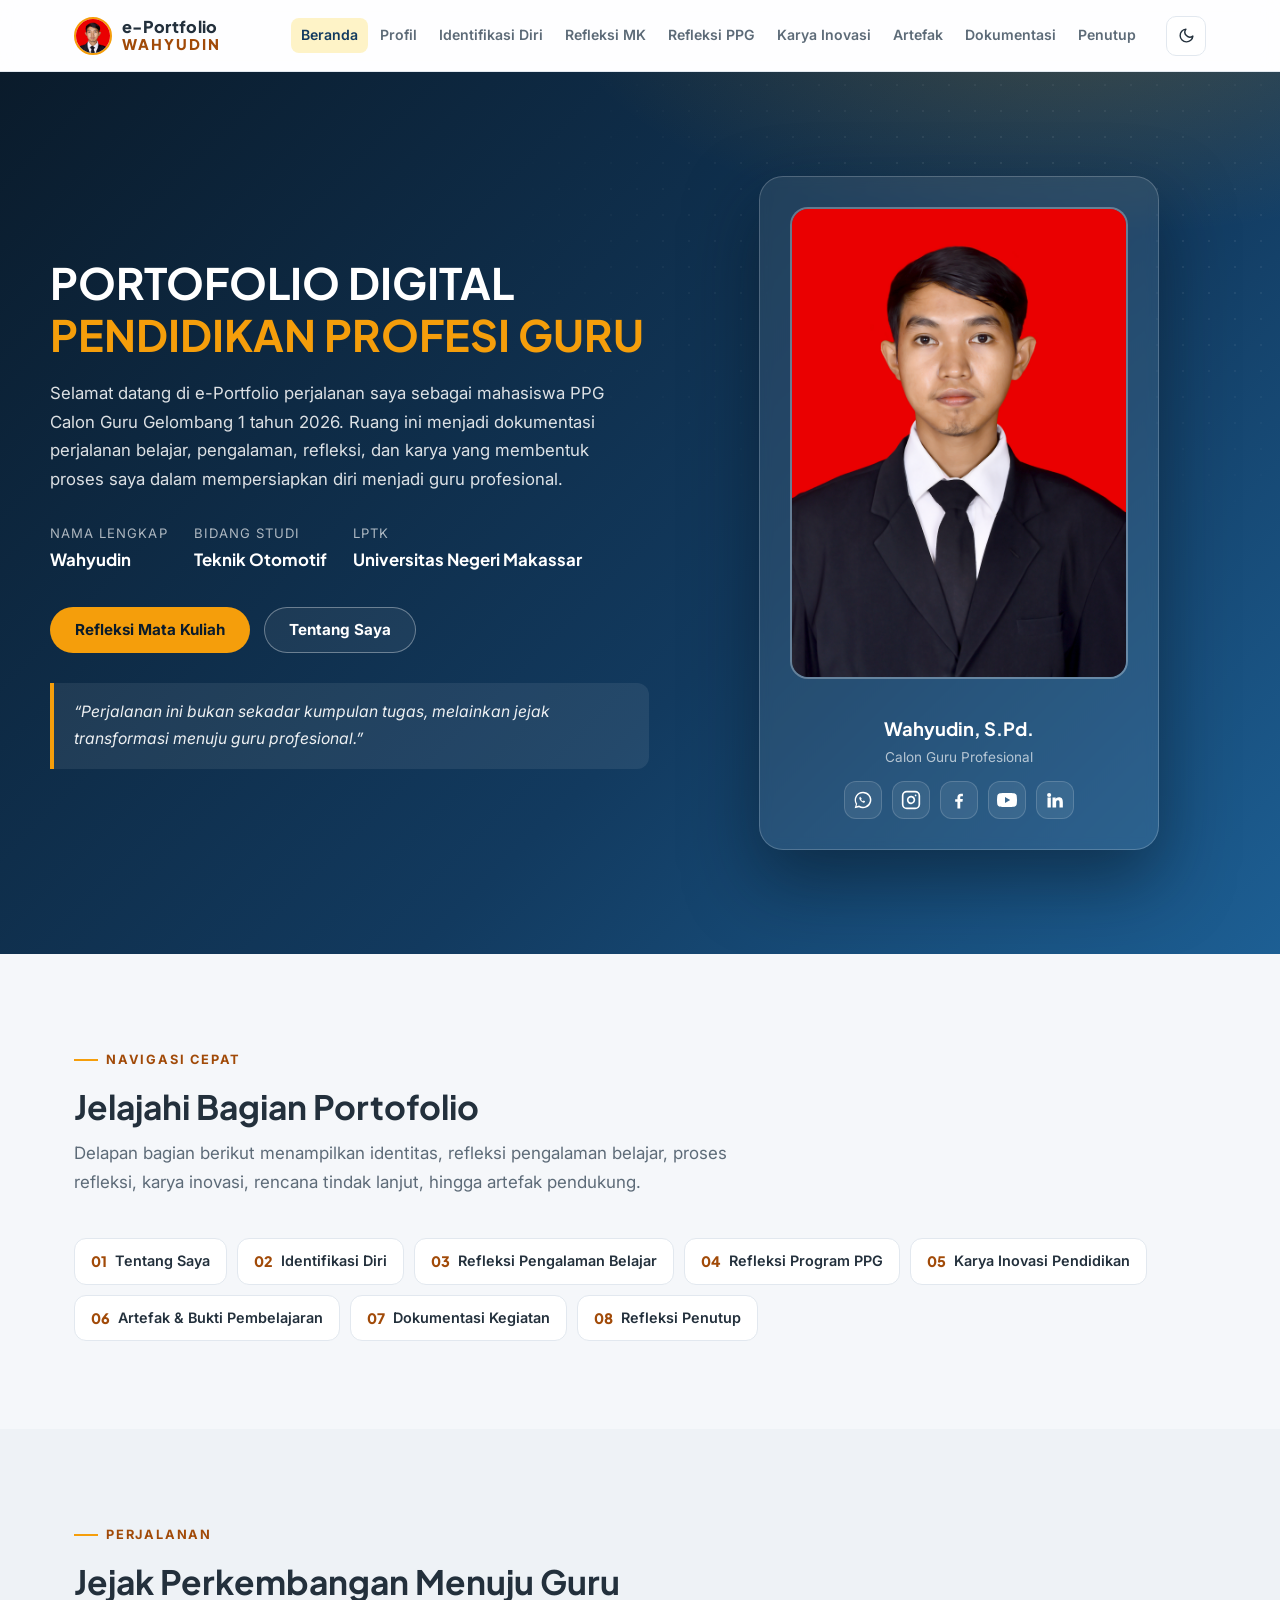
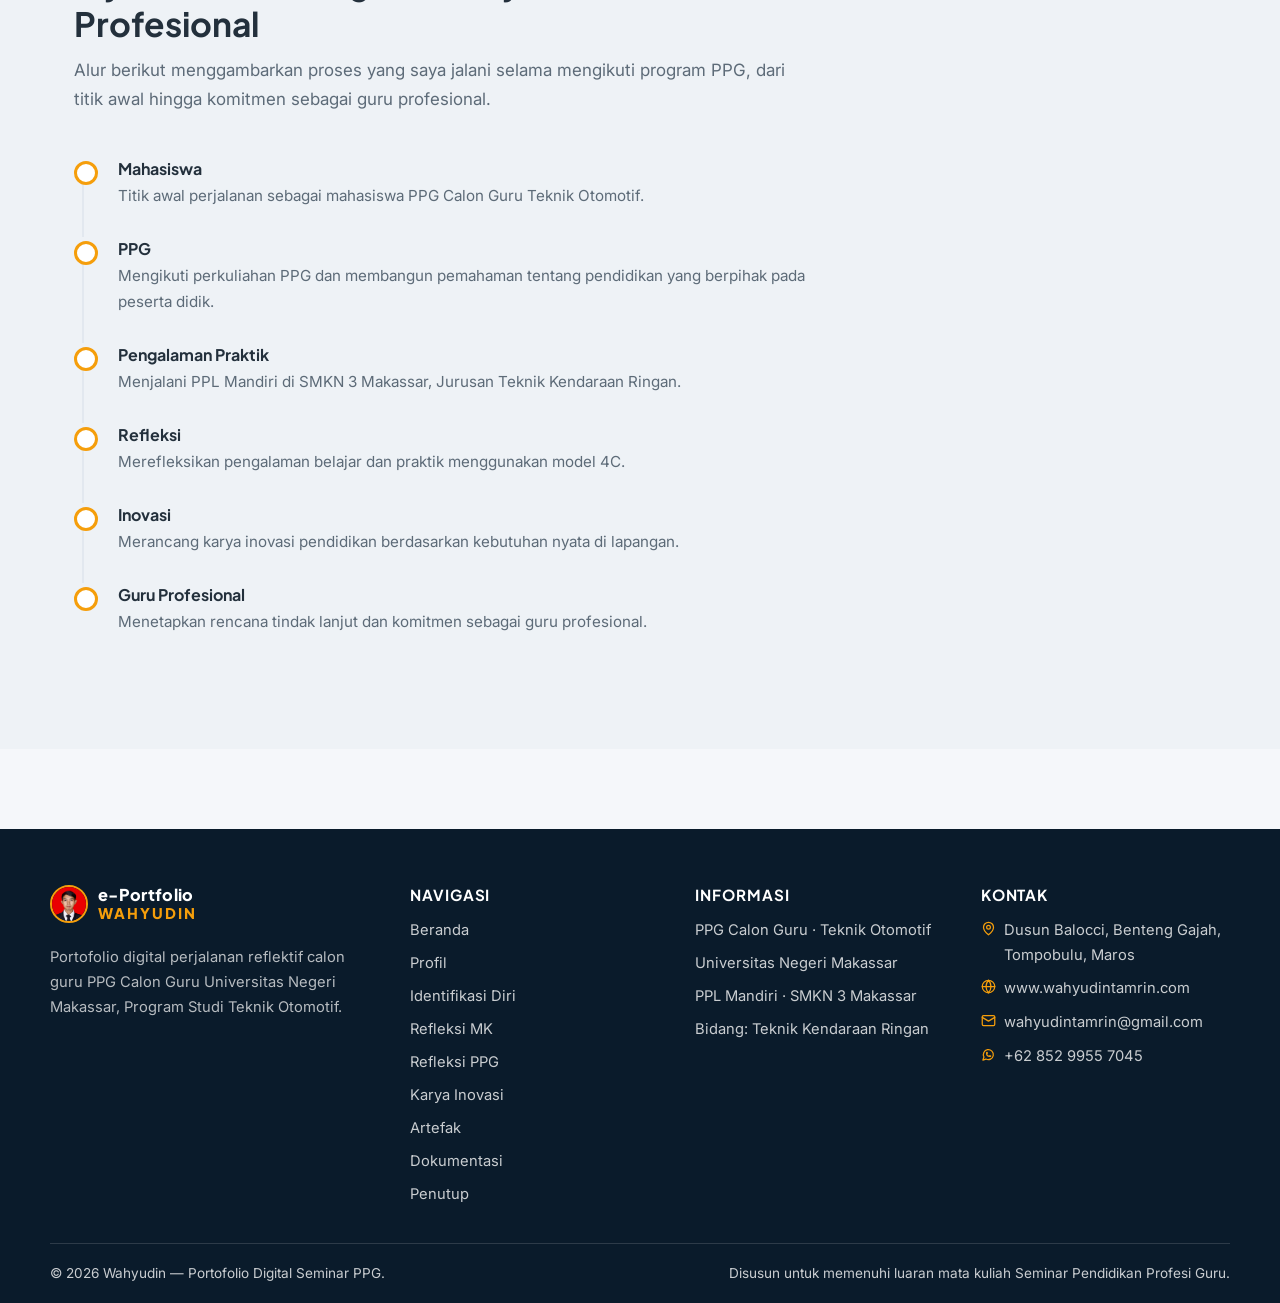
<file: index.html>
<!DOCTYPE html>
<html lang="id">
<head>
  <meta charset="utf-8">
  <meta name="viewport" content="width=device-width, initial-scale=1">
  <title>Portofolio Digital Seminar PPG | Wahyudin</title>
  <meta name="description" content="Portofolio digital Seminar Pendidikan Profesi Guru oleh Wahyudin, PPG Calon Guru Teknik Otomotif, Universitas Negeri Makassar.">
  <meta name="author" content="Wahyudin">
  <meta property="og:type" content="website">
  <meta property="og:title" content="Portofolio Digital Seminar PPG | Wahyudin">
  <meta property="og:description" content="Perjalanan reflektif calon guru Teknik Otomotif menuju guru profesional.">
  <link rel="icon" type="image/svg+xml" href="assets/img/favicon.svg">
  <link rel="preconnect" href="https://fonts.googleapis.com">
  <link rel="preconnect" href="https://fonts.gstatic.com" crossorigin>
  <link rel="stylesheet" href="https://fonts.googleapis.com/css2?family=Inter:wght@400;500;600;700&family=Plus+Jakarta+Sans:wght@600;700;800&display=swap">
  <link rel="stylesheet" href="assets/css/style.css">
</head>
<body data-page="beranda">
  <main id="konten">
    <section class="hero">
      <div class="container hero__inner">
        <div>
          <h1>PORTOFOLIO DIGITAL<br><span class="hl">PENDIDIKAN PROFESI GURU</span></h1>
          <p class="hero__sub">Selamat datang di e-Portfolio perjalanan saya sebagai mahasiswa PPG Calon Guru Gelombang 1 tahun 2026. Ruang ini menjadi dokumentasi perjalanan belajar, pengalaman, refleksi, dan karya yang membentuk proses saya dalam mempersiapkan diri menjadi guru profesional.</p>
          <div class="hero__meta">
            <div><span>Nama Lengkap</span><b>Wahyudin</b></div>
            <div><span>Bidang Studi</span><b>Teknik Otomotif</b></div>
            <div><span>LPTK</span><b>Universitas Negeri Makassar</b></div>
          </div>
          <div class="hero__cta">
            <a class="btn btn--accent" href="refleksi-mata-kuliah.html">Refleksi Mata Kuliah</a>
            <a class="btn btn--ghost" href="tentang.html">Tentang Saya</a>
          </div>
          <p class="hero__quote">&ldquo;Perjalanan ini bukan sekadar kumpulan tugas, melainkan jejak transformasi menuju guru profesional.&rdquo;</p>
        </div>
        <div class="hero__art">
          <div class="hero-art__card hero-art__card--photo">
            <button
              type="button"
              class="hero-art__photo"
              data-open-media="assets/img/profil.jpg"
              data-media-label="Foto Profil Wahyudin, S.Pd"
              aria-label="Perbesar foto profil Wahyudin"
            >
              <img src="assets/img/profil.jpg" alt="Foto profil Wahyudin">
            </button>
            <div class="hero-art__caption">
              <b>Wahyudin, S.Pd.</b>
              <span>Calon Guru Profesional</span>
              <div class="hero-art__social">
                <a href="https://wa.me/6285299557045" target="_blank" rel="noopener" aria-label="WhatsApp Wahyudin"><img src="assets/img/social/wa.svg" alt="WhatsApp"></a>
                <a href="https://www.instagram.com/wahyudintamrin" target="_blank" rel="noopener" aria-label="Instagram Wahyudin"><img src="assets/img/social/ig.svg" alt="Instagram"></a>
                <a href="https://web.facebook.com/wahyudintamrinn" target="_blank" rel="noopener" aria-label="Facebook Wahyudin"><img src="assets/img/social/fb.svg" alt="Facebook"></a>
                <a href="https://www.youtube.com/@wahyudintamrin" target="_blank" rel="noopener" aria-label="YouTube Wahyudin"><img src="assets/img/social/yt.svg" alt="YouTube"></a>
                <a href="https://www.linkedin.com/in/wahyudin-tamrin" target="_blank" rel="noopener" aria-label="LinkedIn Wahyudin"><img src="assets/img/social/li.svg" alt="LinkedIn"></a>
              </div>
            </div>
          </div>
        </div>
        </div>
    </section>

    <section class="section">
      <div class="container">
        <div class="section-head">
          <span class="eyebrow">Navigasi Cepat</span>
          <h2>Jelajahi Bagian Portofolio</h2>
          <p class="lead">Delapan bagian berikut menampilkan identitas, refleksi pengalaman belajar, proses refleksi, karya inovasi, rencana tindak lanjut, hingga artefak pendukung.</p>
        </div>
        <div class="quicknav reveal">
          <a href="tentang.html"><i>01</i> Tentang Saya</a>
          <a href="identifikasi-diri.html"><i>02</i> Identifikasi Diri</a>
          <a href="refleksi-mata-kuliah.html"><i>03</i> Refleksi Pengalaman Belajar</a>
          <a href="refleksi-program-ppg.html"><i>04</i> Refleksi Program PPG</a>
          <a href="karya-inovasi.html"><i>05</i> Karya Inovasi Pendidikan</a>
          <a href="artefak-dokumentasi.html"><i>06</i> Artefak &amp; Bukti Pembelajaran</a>
          <a href="dokumentasi.html"><i>07</i> Dokumentasi Kegiatan</a>
          <a href="refleksi-penutup.html"><i>08</i> Refleksi Penutup</a>
        </div>
      </div>
    </section>

    <section class="section section--tint">
      <div class="container">
        <div class="section-head">
          <span class="eyebrow">Perjalanan</span>
          <h2>Jejak Perkembangan Menuju Guru Profesional</h2>
          <p class="lead">Alur berikut menggambarkan proses yang saya jalani selama mengikuti program PPG, dari titik awal hingga komitmen sebagai guru profesional.</p>
        </div>
        <ol class="timeline reveal" style="max-width:760px">
          <li><b>Mahasiswa</b><p>Titik awal perjalanan sebagai mahasiswa PPG Calon Guru Teknik Otomotif.</p></li>
          <li><b>PPG</b><p>Mengikuti perkuliahan PPG dan membangun pemahaman tentang pendidikan yang berpihak pada peserta didik.</p></li>
          <li><b>Pengalaman Praktik</b><p>Menjalani PPL Mandiri di SMKN 3 Makassar, Jurusan Teknik Kendaraan Ringan.</p></li>
          <li><b>Refleksi</b><p>Merefleksikan pengalaman belajar dan praktik menggunakan model 4C.</p></li>
          <li><b>Inovasi</b><p>Merancang karya inovasi pendidikan berdasarkan kebutuhan nyata di lapangan.</p></li>
          <li><b>Guru Profesional</b><p>Menetapkan rencana tindak lanjut dan komitmen sebagai guru profesional.</p></li>
        </ol>
      </div>
    </section>
  </main>

  <script src="assets/js/data.js"></script>
  <script src="assets/js/site.js"></script>
  <script src="assets/js/main.js"></script>
  <script src="assets/js/components.js"></script>
</body>
</html>
</file>
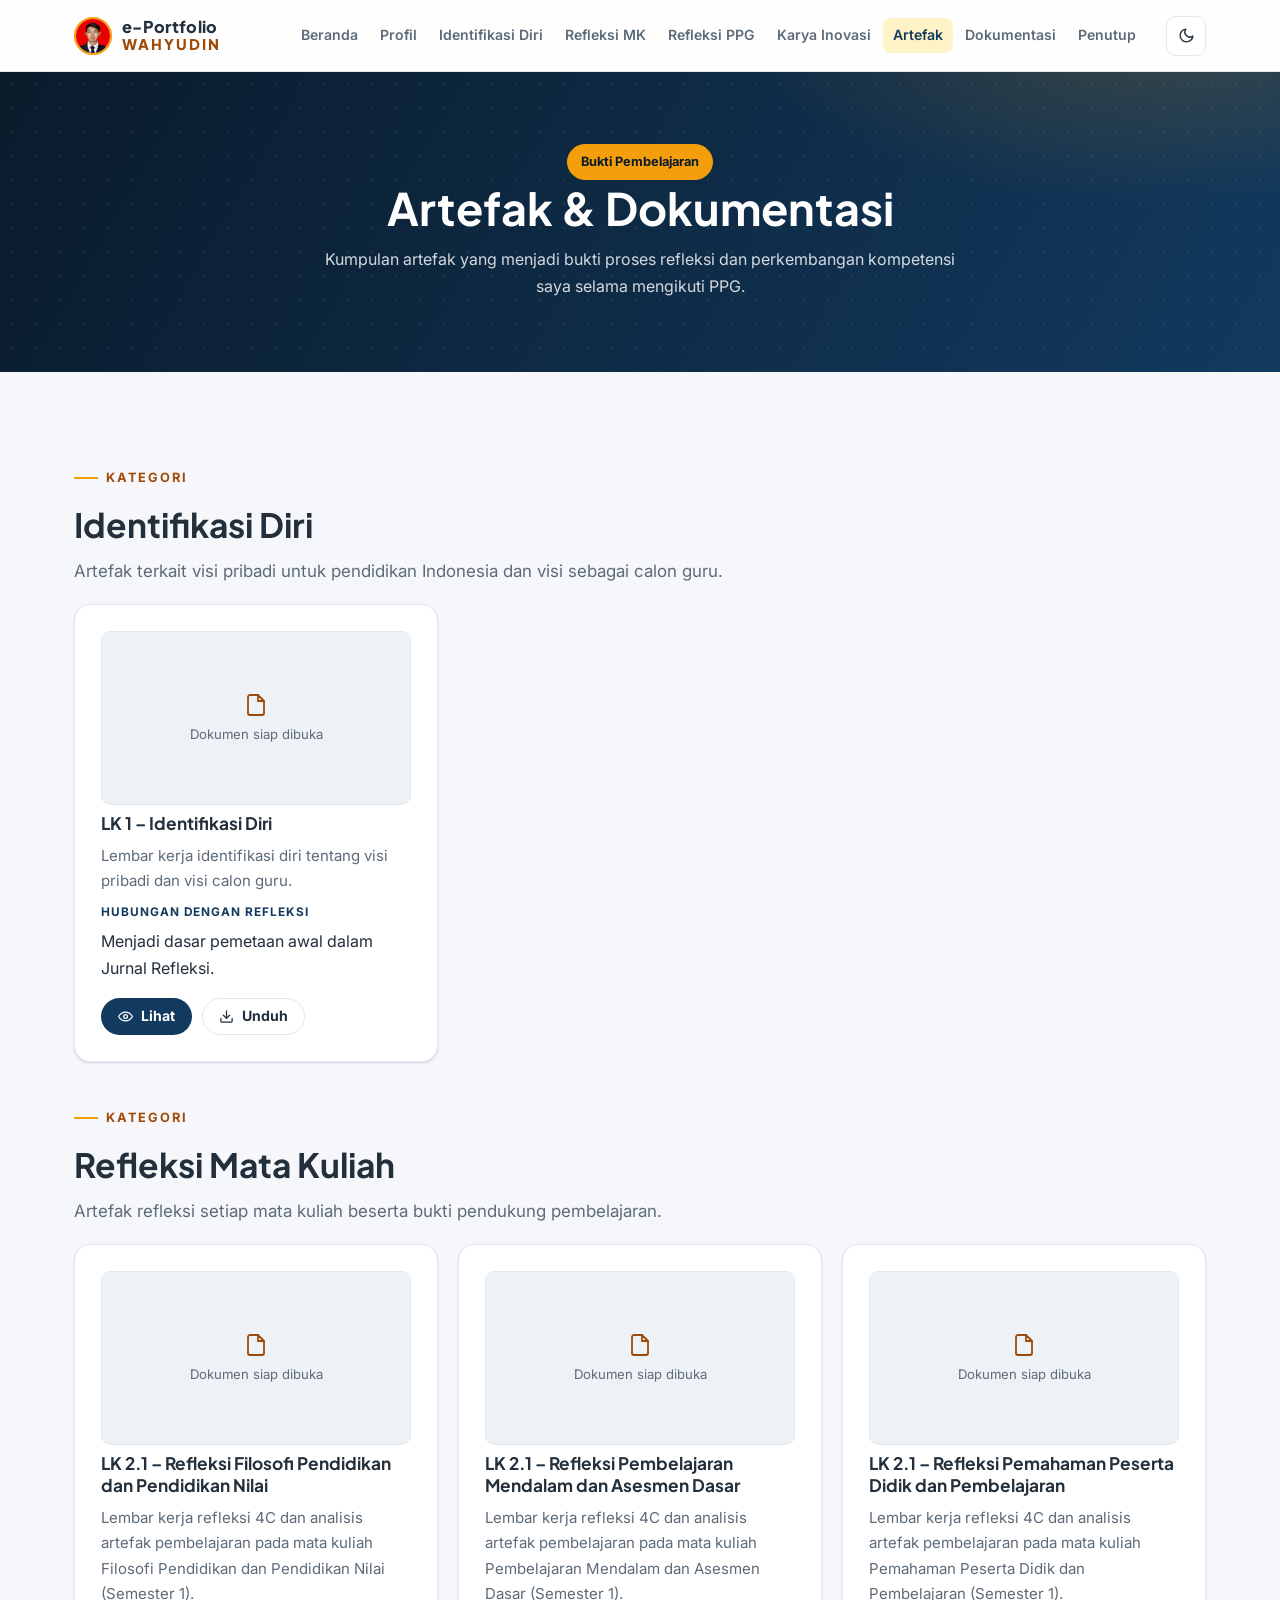
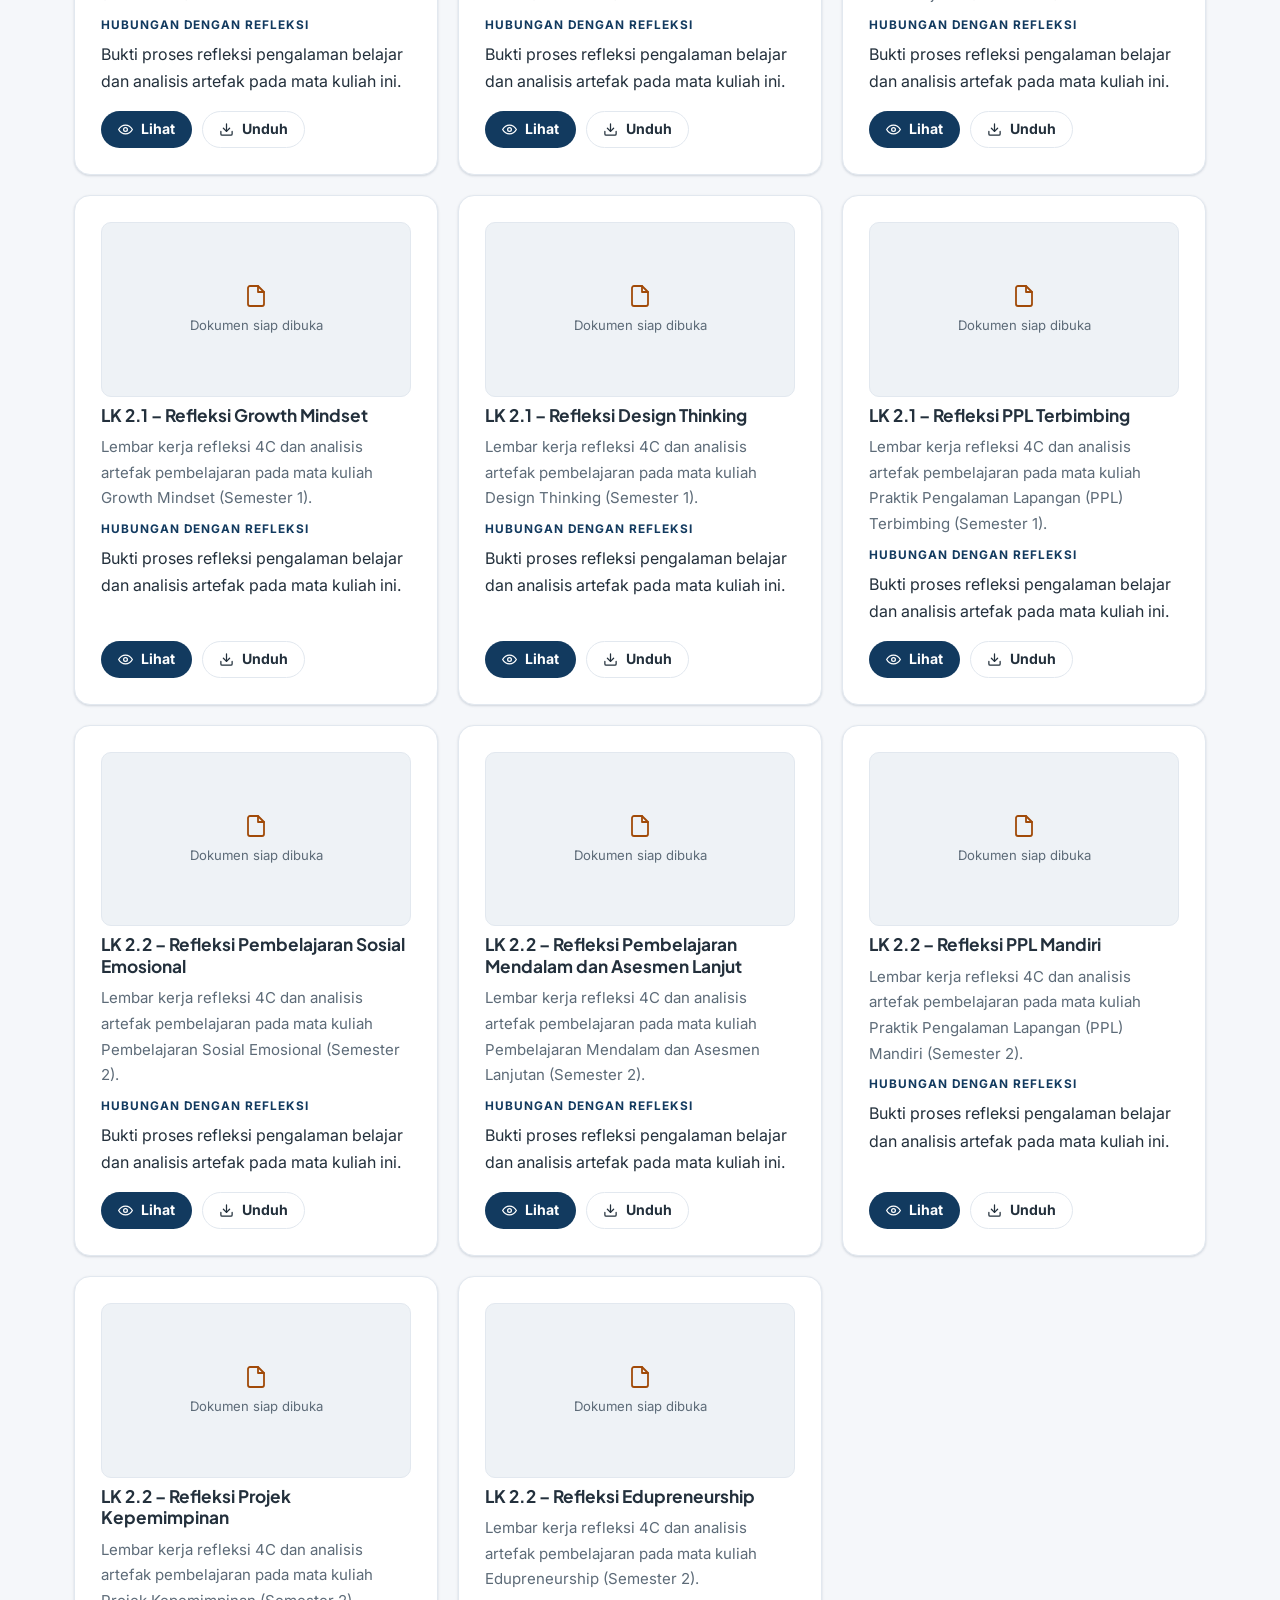
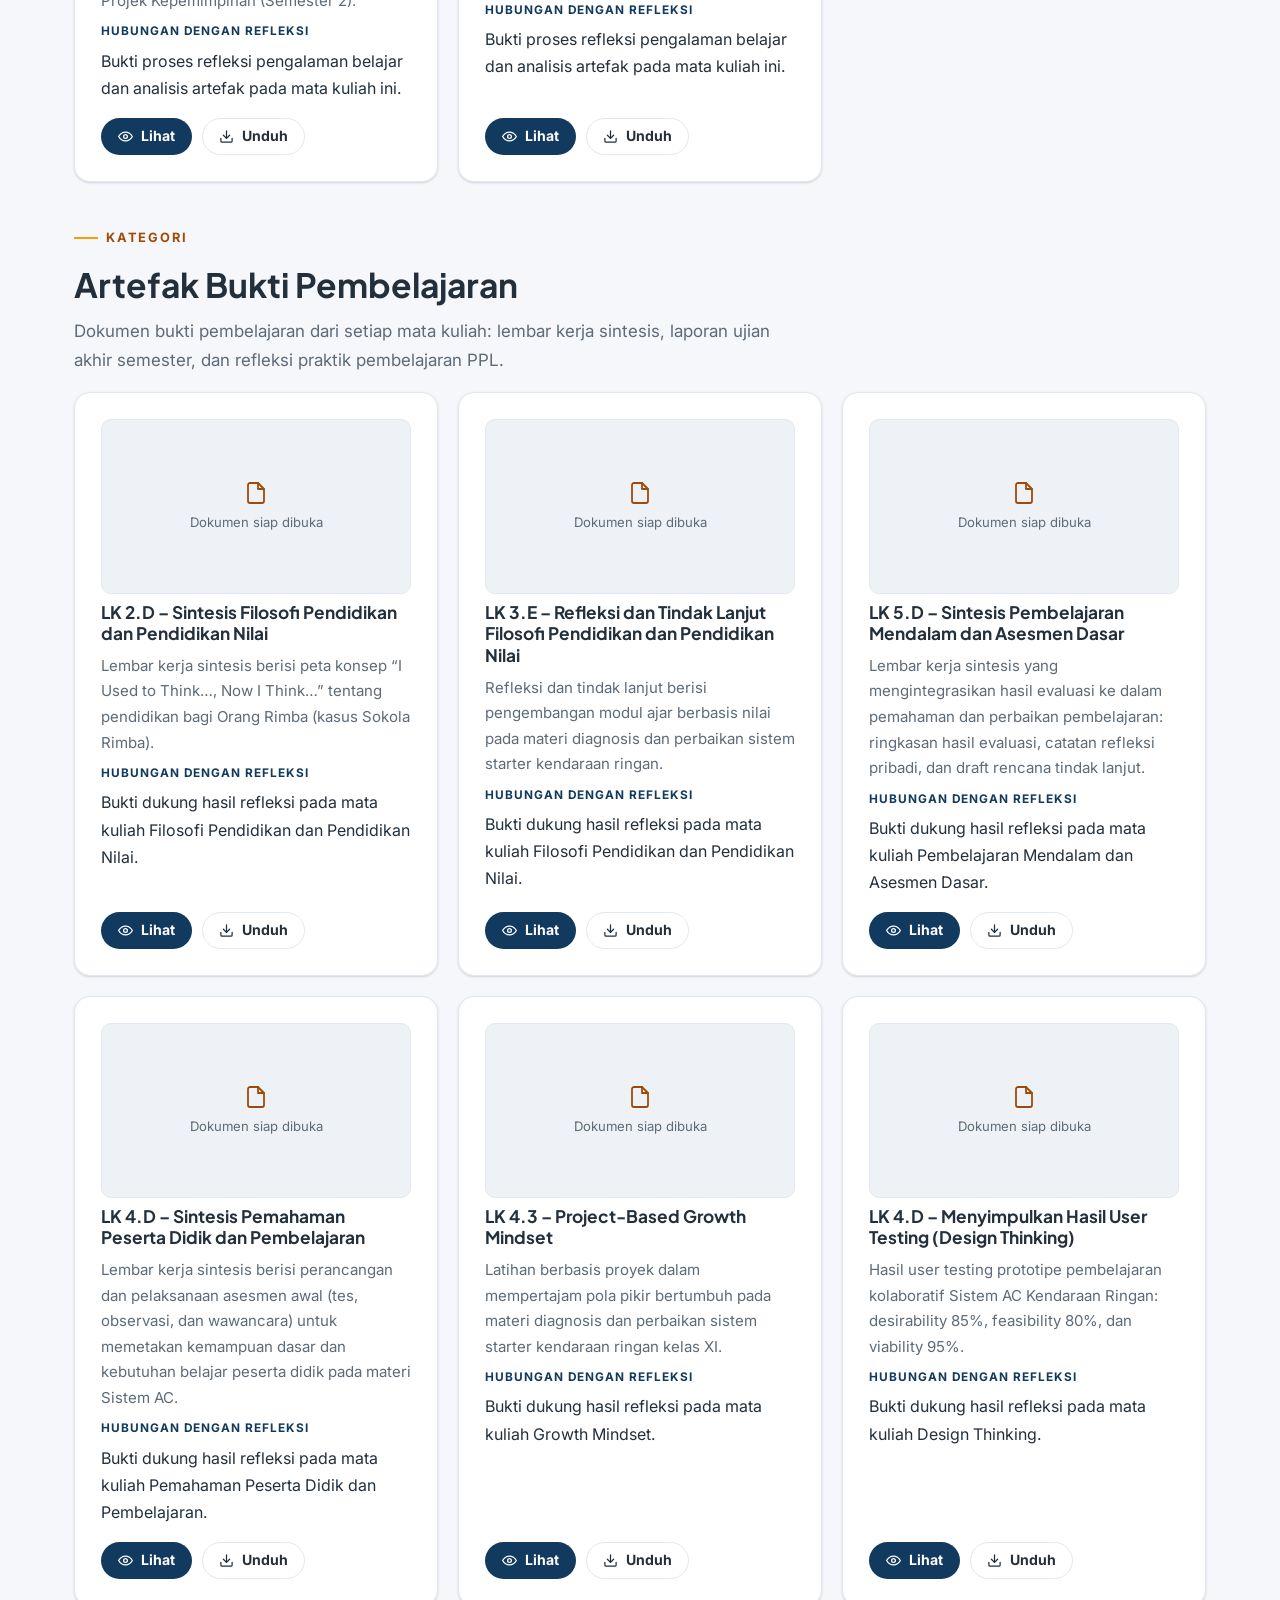
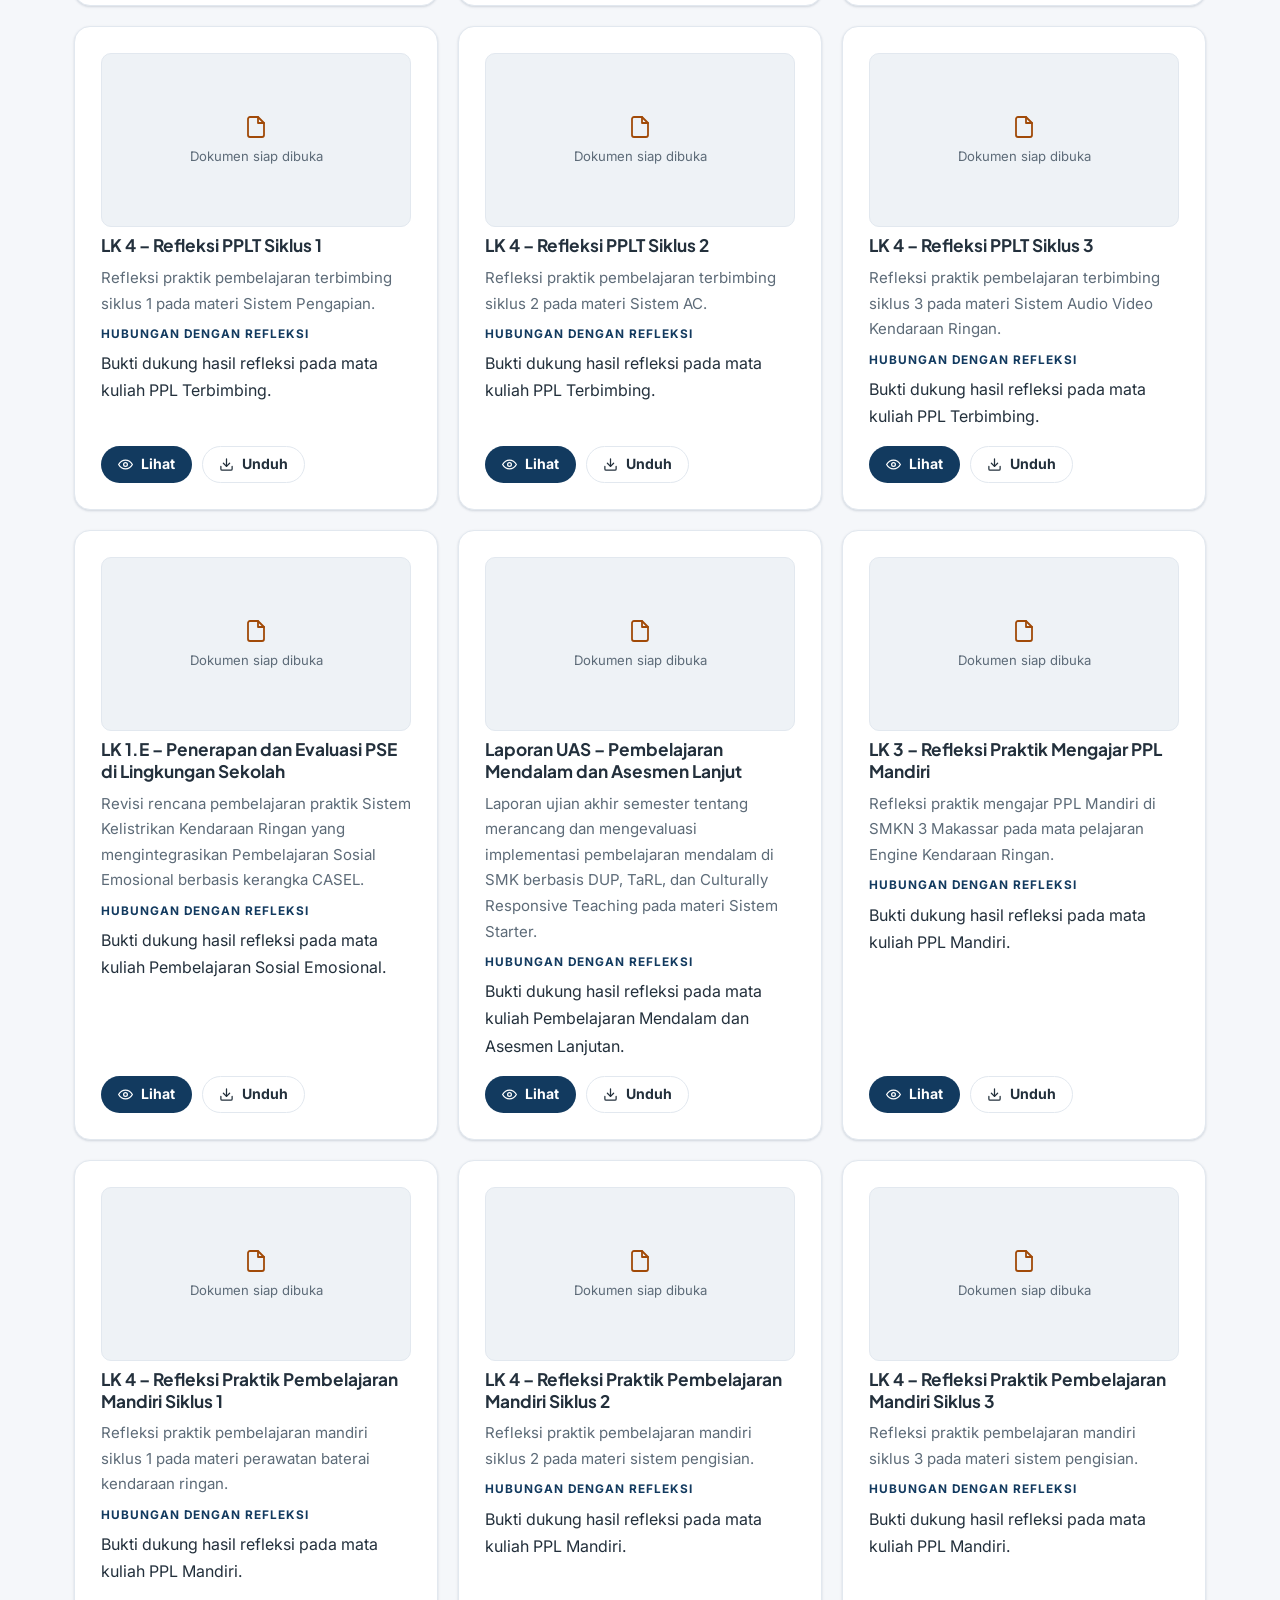
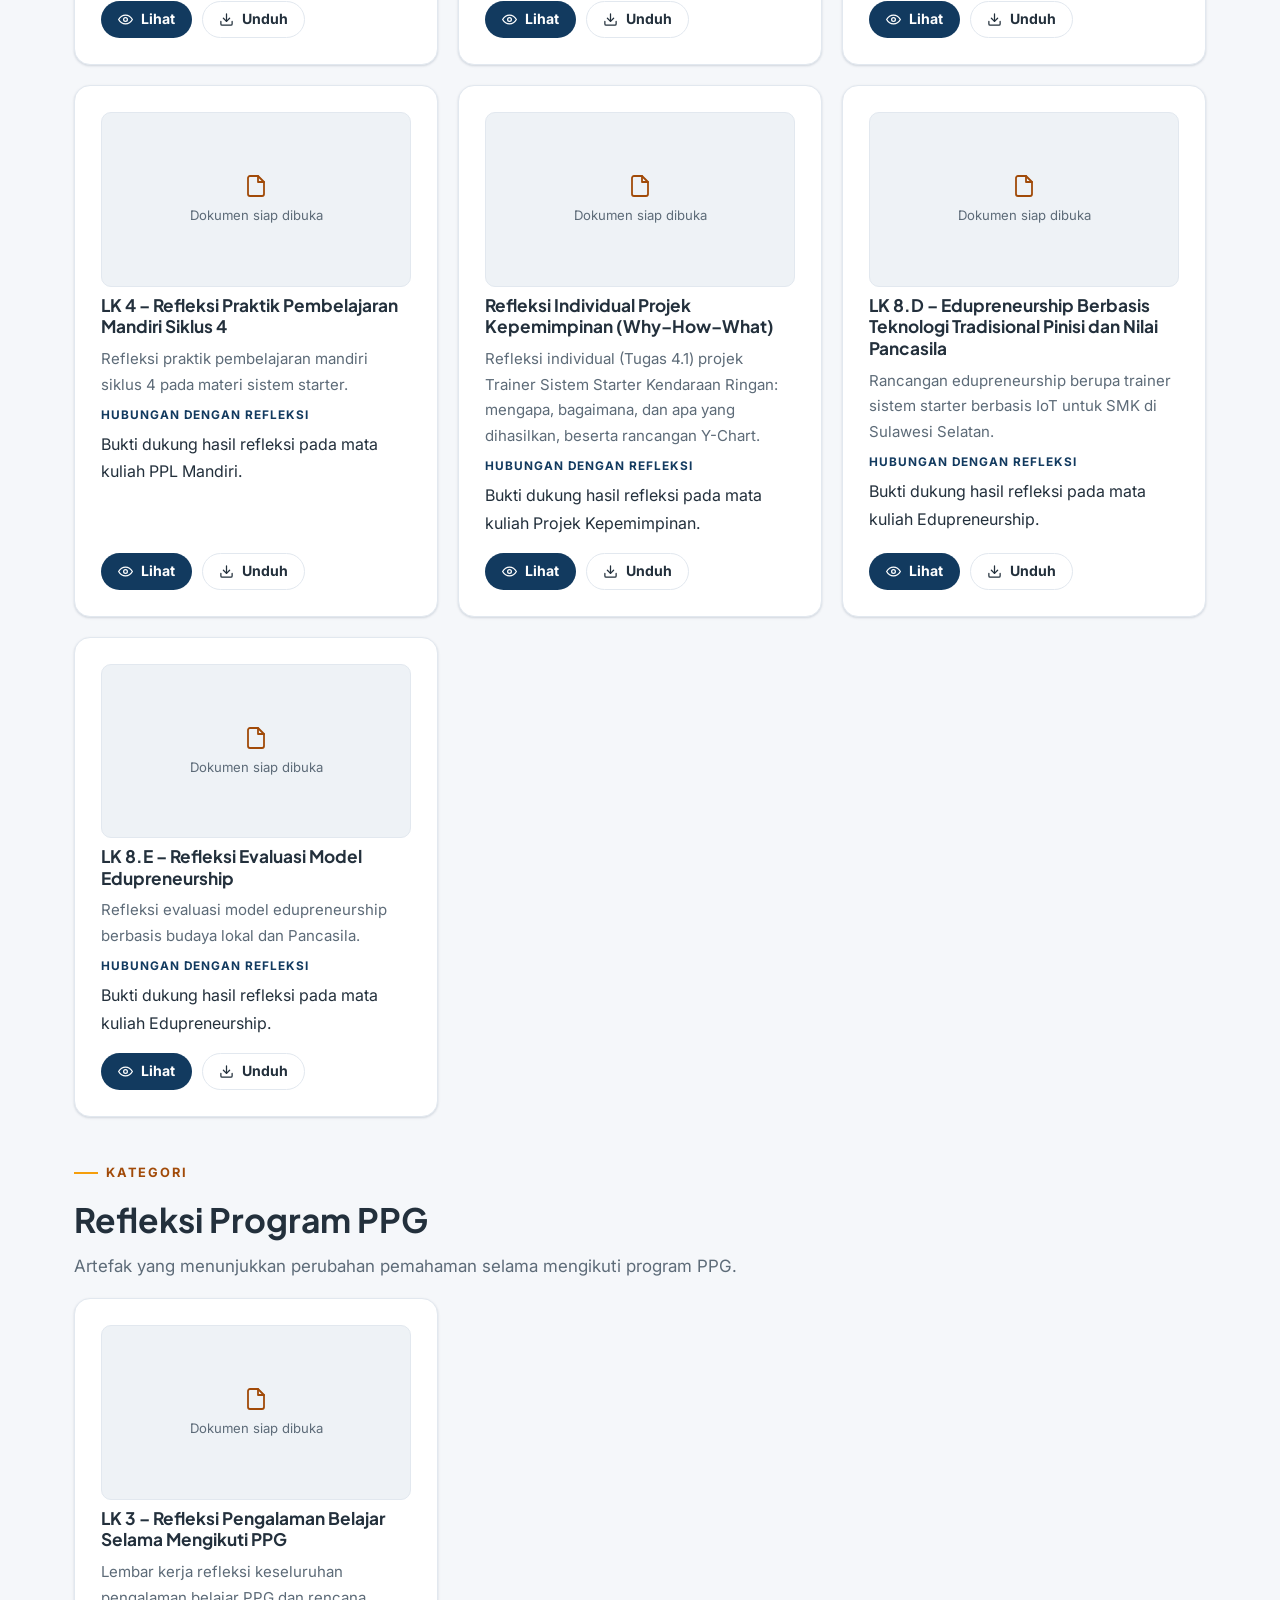
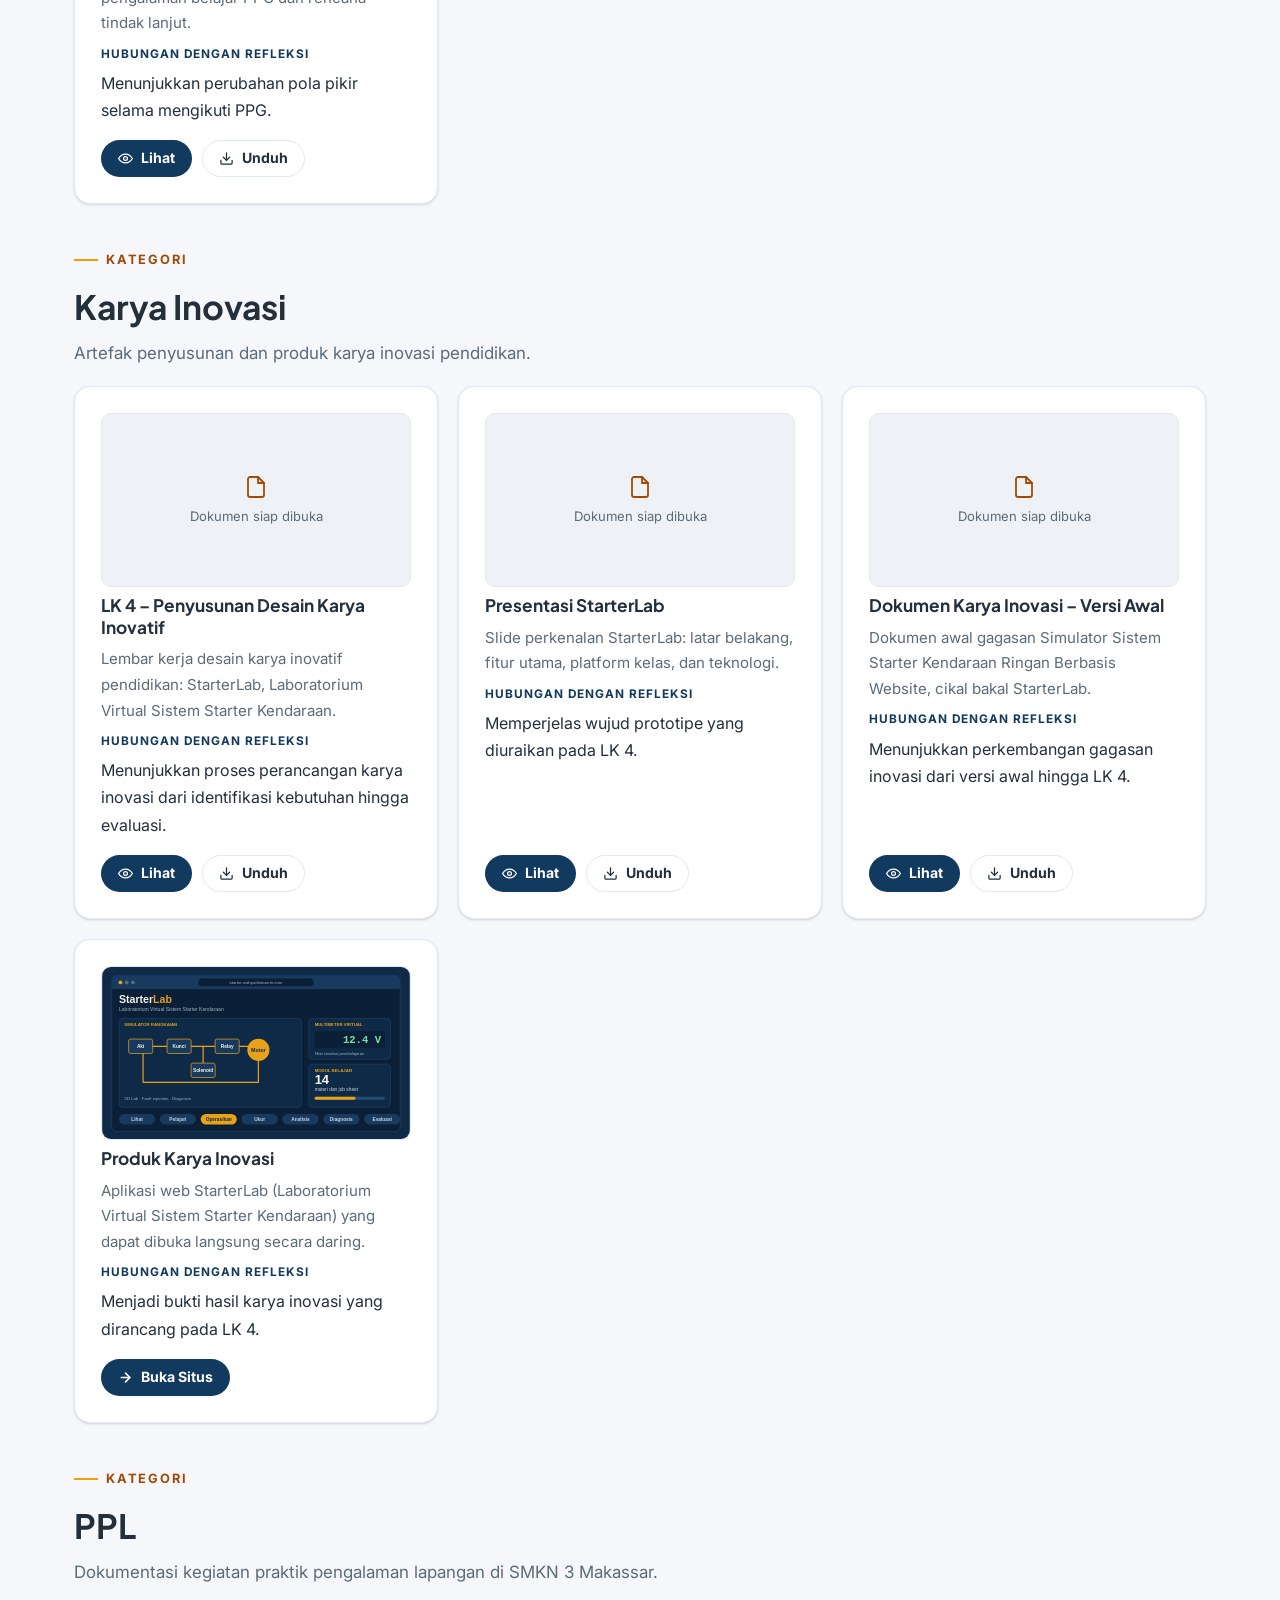
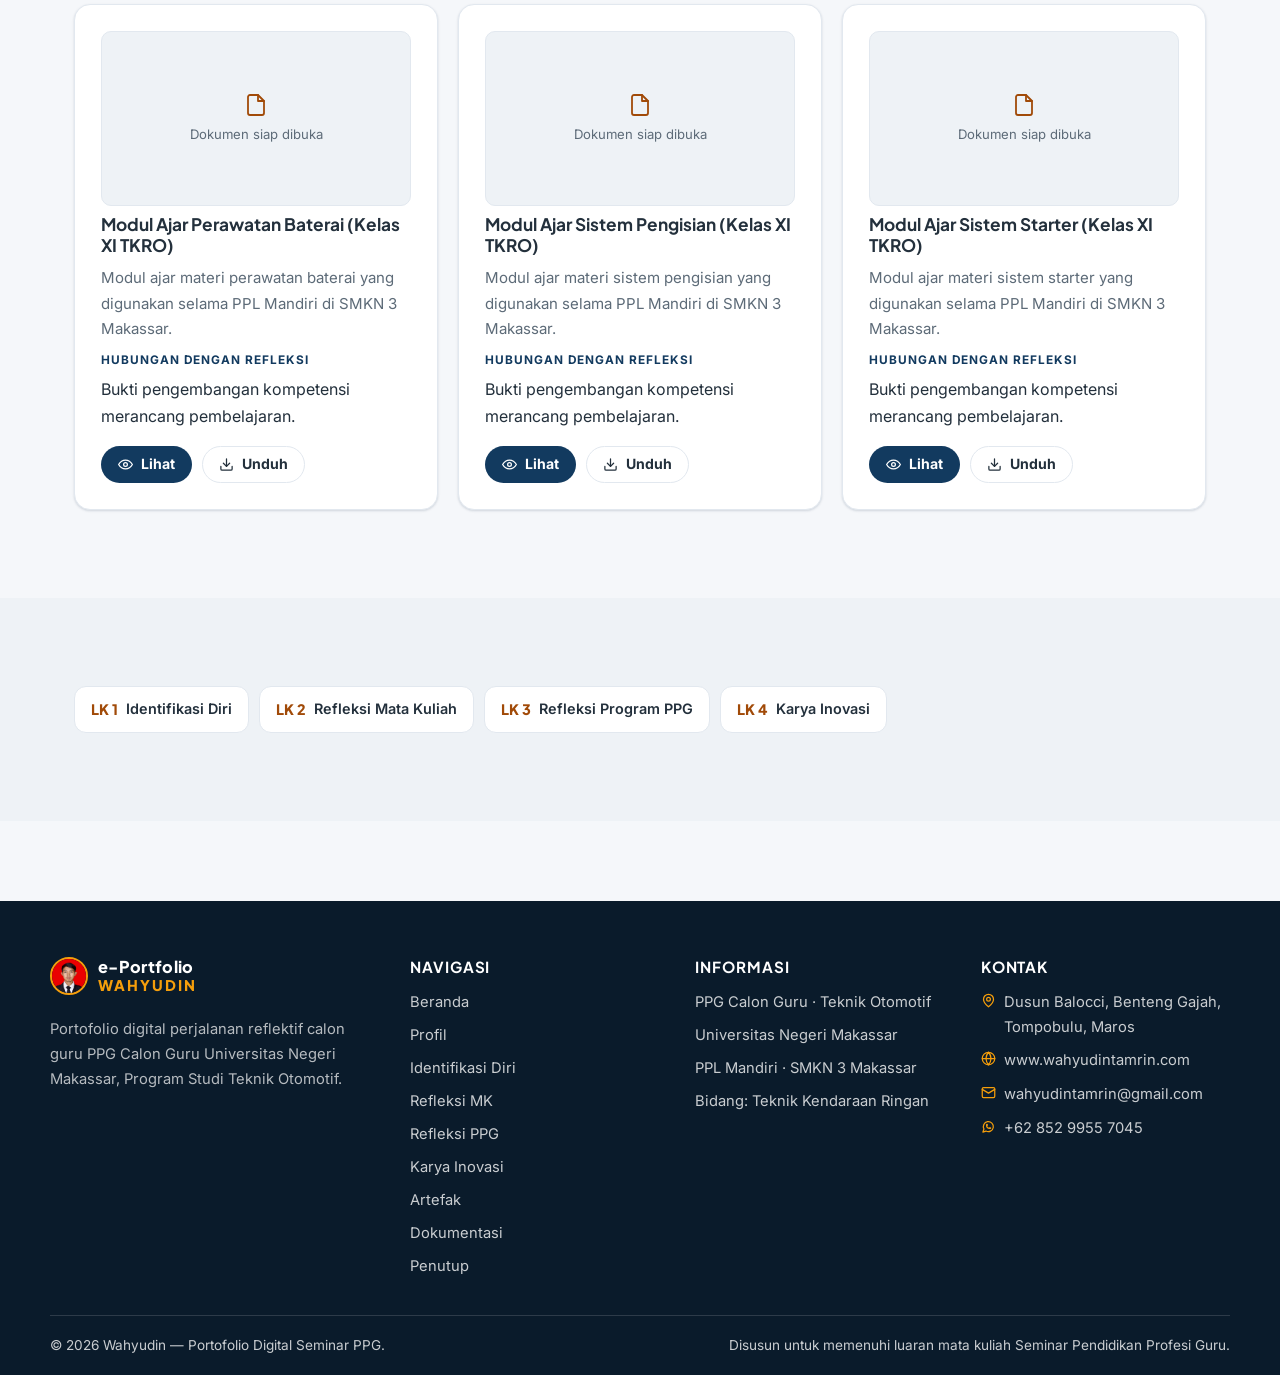
<file: artefak-dokumentasi.html>
<!DOCTYPE html>
<html lang="id">
<head>
  <meta charset="utf-8">
  <meta name="viewport" content="width=device-width, initial-scale=1">
  <title>Artefak &amp; Dokumentasi | Portofolio Digital Seminar PPG</title>
  <meta name="description" content="Galeri artefak dan dokumentasi: identifikasi diri, refleksi mata kuliah, refleksi program PPG, karya inovasi, dan PPL.">
  <meta name="author" content="Wahyudin">
  <link rel="icon" type="image/svg+xml" href="assets/img/favicon.svg">
  <link rel="preconnect" href="https://fonts.googleapis.com">
  <link rel="preconnect" href="https://fonts.gstatic.com" crossorigin>
  <link rel="stylesheet" href="https://fonts.googleapis.com/css2?family=Inter:wght@400;500;600;700&family=Plus+Jakarta+Sans:wght@600;700;800&display=swap">
  <link rel="stylesheet" href="assets/css/style.css">
</head>
<body data-page="artefak">
  <main id="konten">
    <section class="page-hero">
      <div class="container page-hero__inner">
        <span class="chip chip--accent">Bukti Pembelajaran</span>
        <h1>Artefak &amp; Dokumentasi</h1>
        <p class="page-hero__lead">Kumpulan artefak yang menjadi bukti proses refleksi dan perkembangan kompetensi saya selama mengikuti PPG.</p>
      </div>
    </section>

    <section class="section">
      <div class="container">
        <div data-gallery></div>
      </div>
    </section>

    <section class="section section--tint">
      <div class="container">
        <div class="quicknav reveal">
          <a href="identifikasi-diri.html"><i>LK 1</i> Identifikasi Diri</a>
          <a href="refleksi-mata-kuliah.html"><i>LK 2</i> Refleksi Mata Kuliah</a>
          <a href="refleksi-program-ppg.html"><i>LK 3</i> Refleksi Program PPG</a>
          <a href="karya-inovasi.html"><i>LK 4</i> Karya Inovasi</a>
        </div>
      </div>
    </section>
  </main>

  <script src="assets/js/data.js"></script>
  <script src="assets/js/site.js"></script>
  <script src="assets/js/main.js"></script>
  <script src="assets/js/components.js"></script>
</body>
</html>
</file>
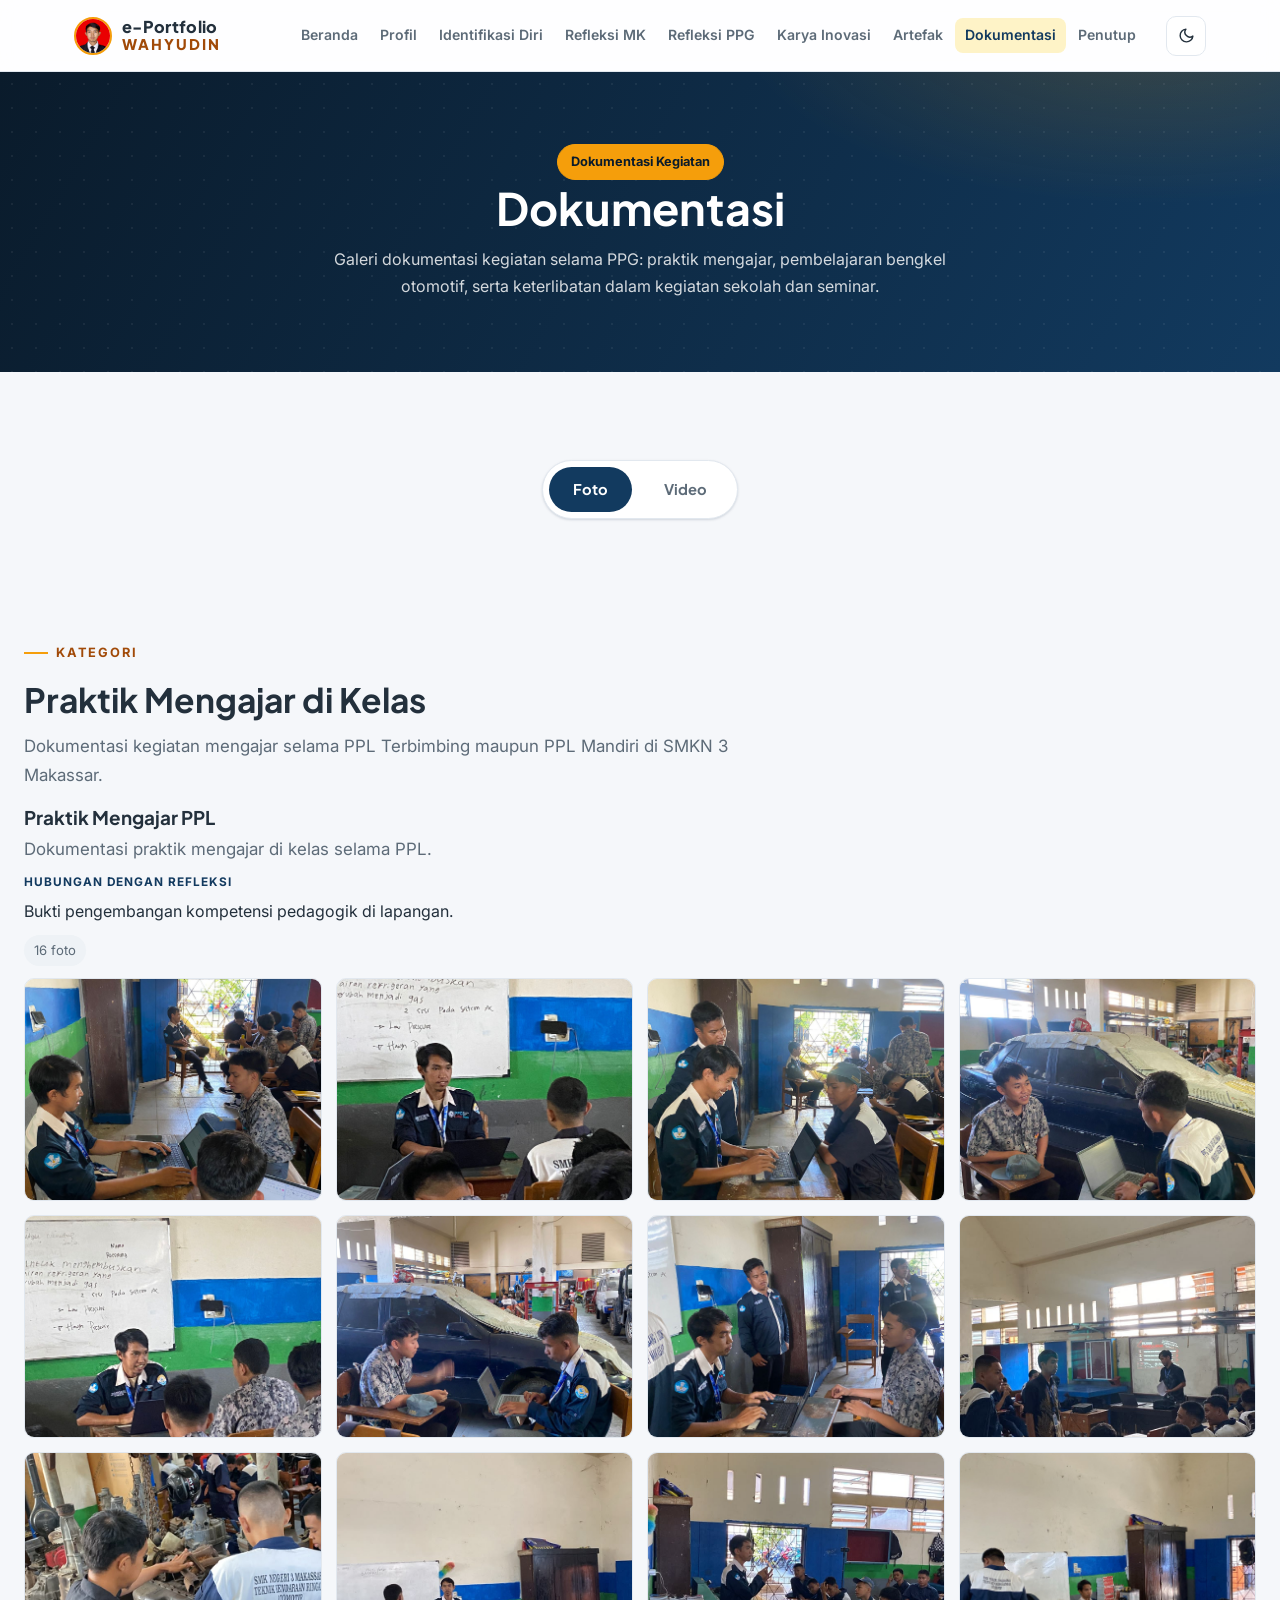
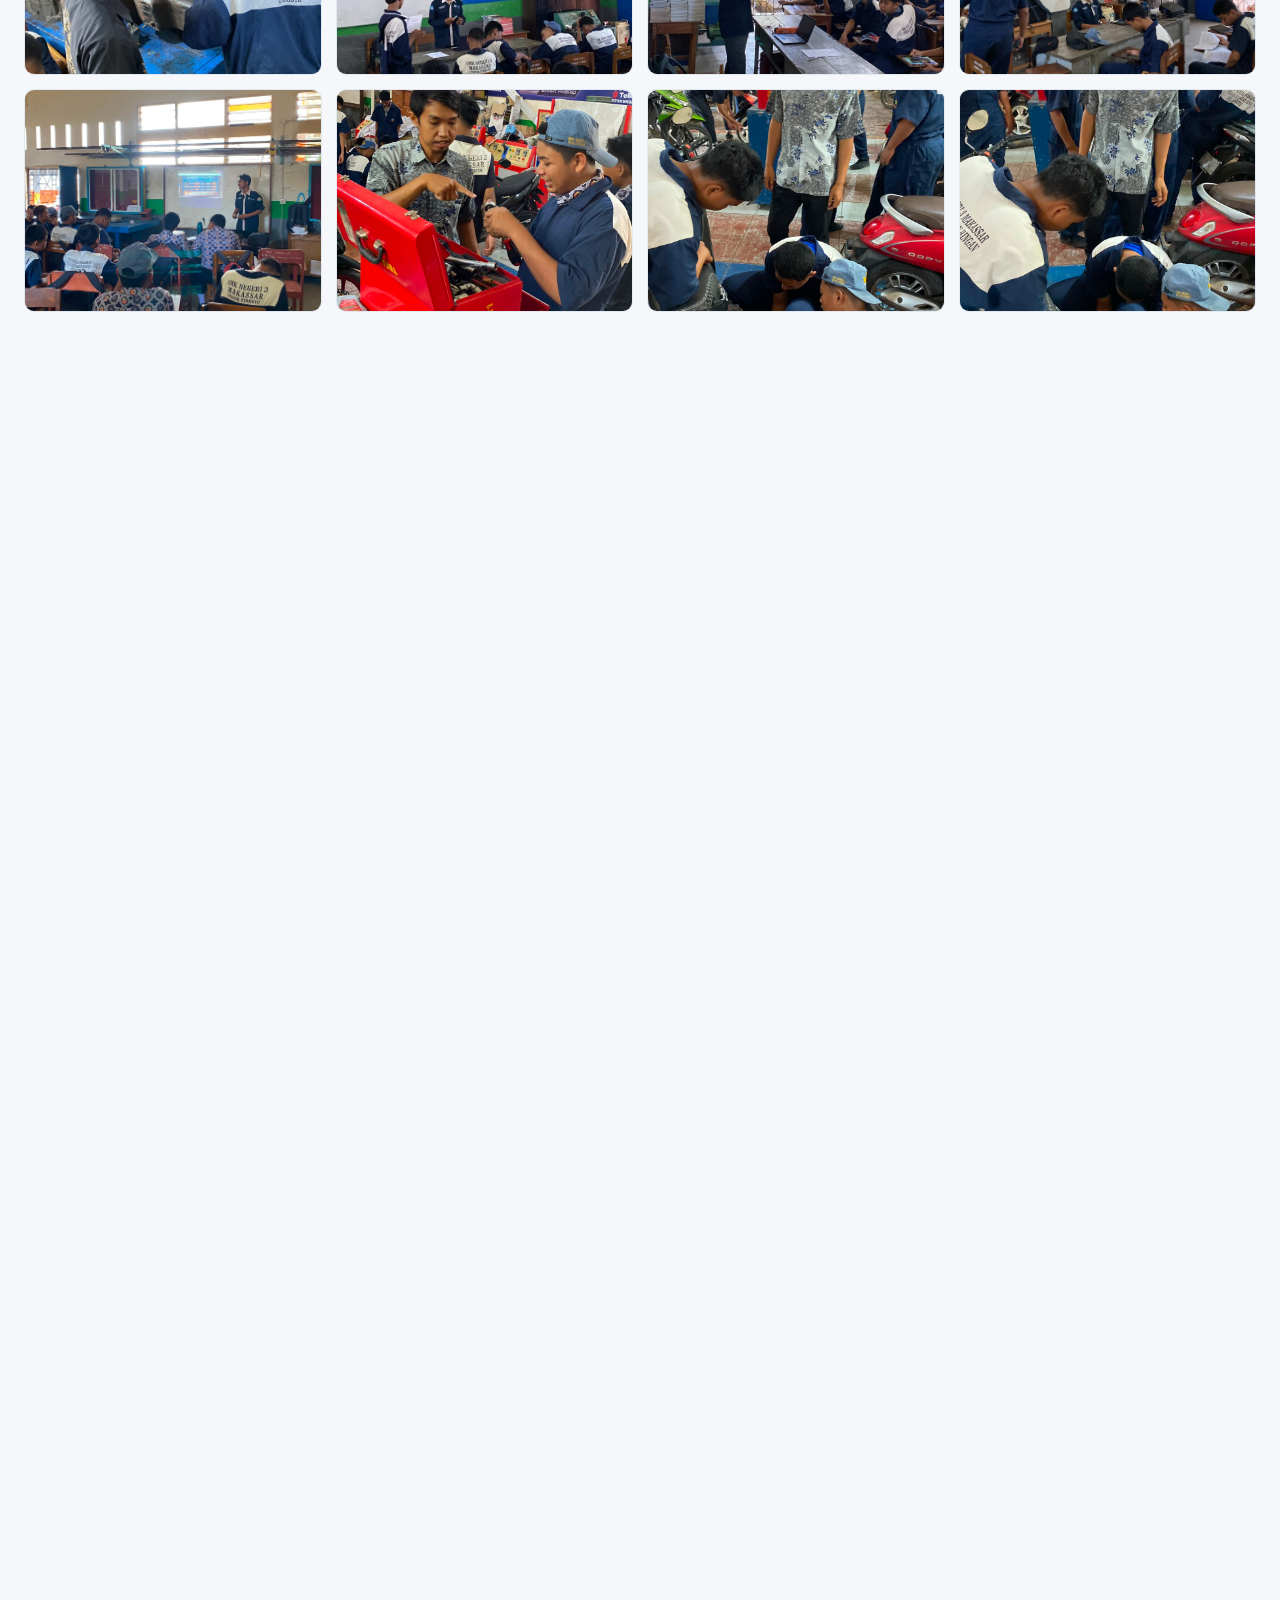
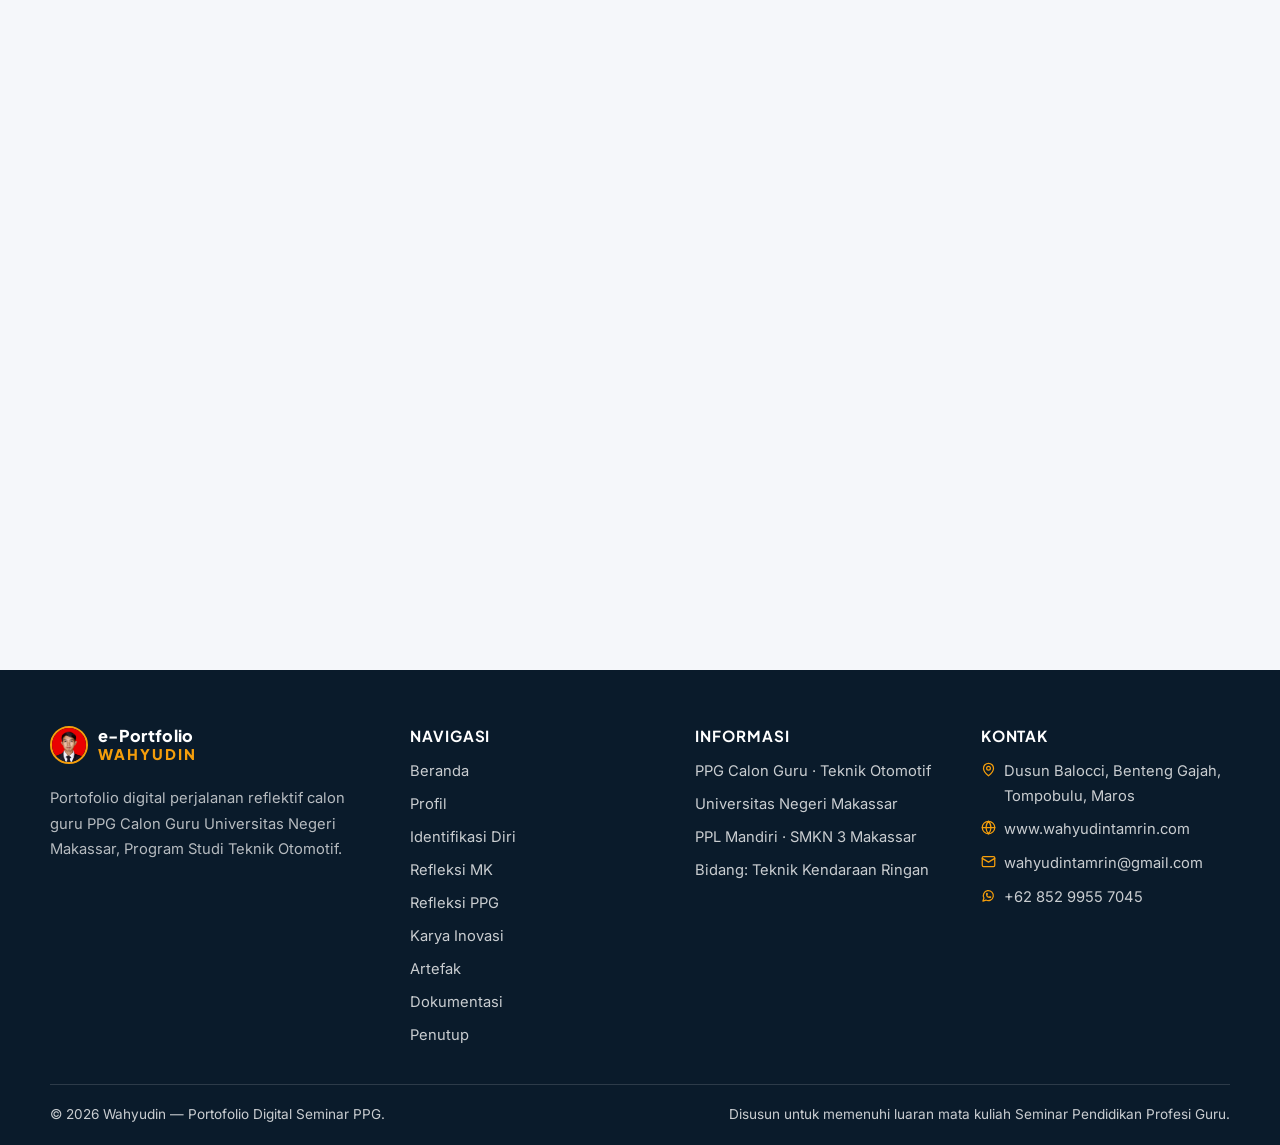
<file: dokumentasi.html>
<!DOCTYPE html>
<html lang="id">
<head>
  <meta charset="utf-8">
  <meta name="viewport" content="width=device-width, initial-scale=1">
  <title>Dokumentasi | Portofolio Digital Seminar PPG</title>
  <meta name="description" content="Dokumentasi kegiatan praktik mengajar, pembelajaran bengkel otomotif, dan kegiatan sekolah selama PPG.">
  <meta name="author" content="Wahyudin">
  <link rel="icon" type="image/svg+xml" href="assets/img/favicon.svg">
  <link rel="preconnect" href="https://fonts.googleapis.com">
  <link rel="preconnect" href="https://fonts.gstatic.com" crossorigin>
  <link rel="stylesheet" href="https://fonts.googleapis.com/css2?family=Inter:wght@400;500;600;700&family=Plus+Jakarta+Sans:wght@600;700;800&display=swap">
  <link rel="stylesheet" href="assets/css/style.css">
</head>
<body data-page="dokumentasi">
  <main id="konten">
    <section class="page-hero">
      <div class="container page-hero__inner">
        <span class="chip chip--accent">Dokumentasi Kegiatan</span>
        <h1>Dokumentasi</h1>
        <p class="page-hero__lead">Galeri dokumentasi kegiatan selama PPG: praktik mengajar, pembelajaran bengkel otomotif, serta keterlibatan dalam kegiatan sekolah dan seminar.</p>
      </div>
    </section>

    <section class="section" style="padding-bottom:0">
      <div class="container">
        <div class="mk-tabs" data-dok-tabs>
          <button type="button" class="mk-tab is-active" data-dok-tab="foto">Foto</button>
          <button type="button" class="mk-tab" data-dok-tab="video">Video</button>
        </div>
      </div>
    </section>

    <section class="section" data-dok-panel="foto">
      <div class="container container--wide">
        <div data-dokumentasi></div>
      </div>
    </section>

    <section class="section section--tint" data-dok-panel="video" hidden>
      <div class="container container--wide">
        <div class="section-head">
          <span class="eyebrow">Video</span>
          <h2>Video Dokumentasi</h2>
          <p class="lead">Kumpulan video pembelajaran dan dokumentasi kegiatan selama PPG. Klik thumbnail untuk memutar video.</p>
        </div>
        <div data-dok-videos></div>
      </div>
    </section>
  </main>

  <script src="assets/js/data.js"></script>
  <script src="assets/js/site.js"></script>
  <script src="assets/js/main.js"></script>
  <script src="assets/js/components.js"></script>
</body>
</html>
</file>
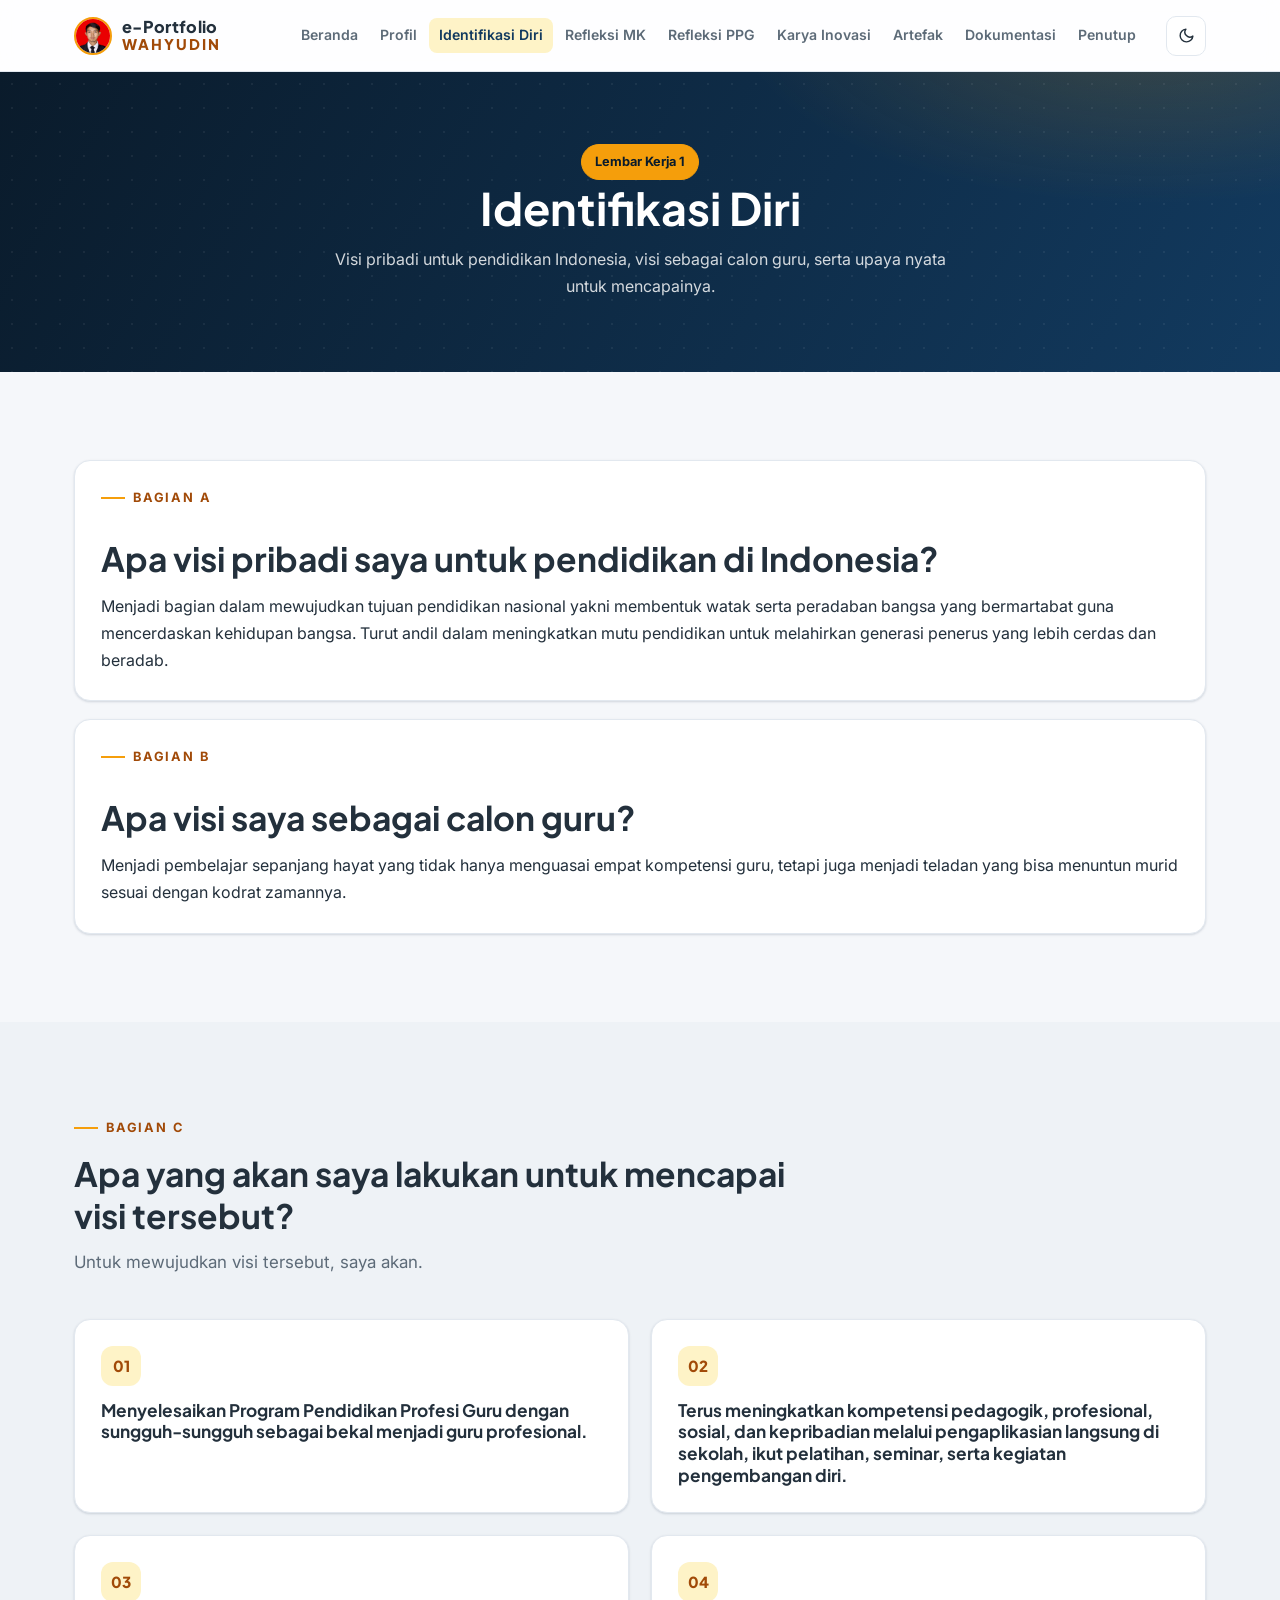
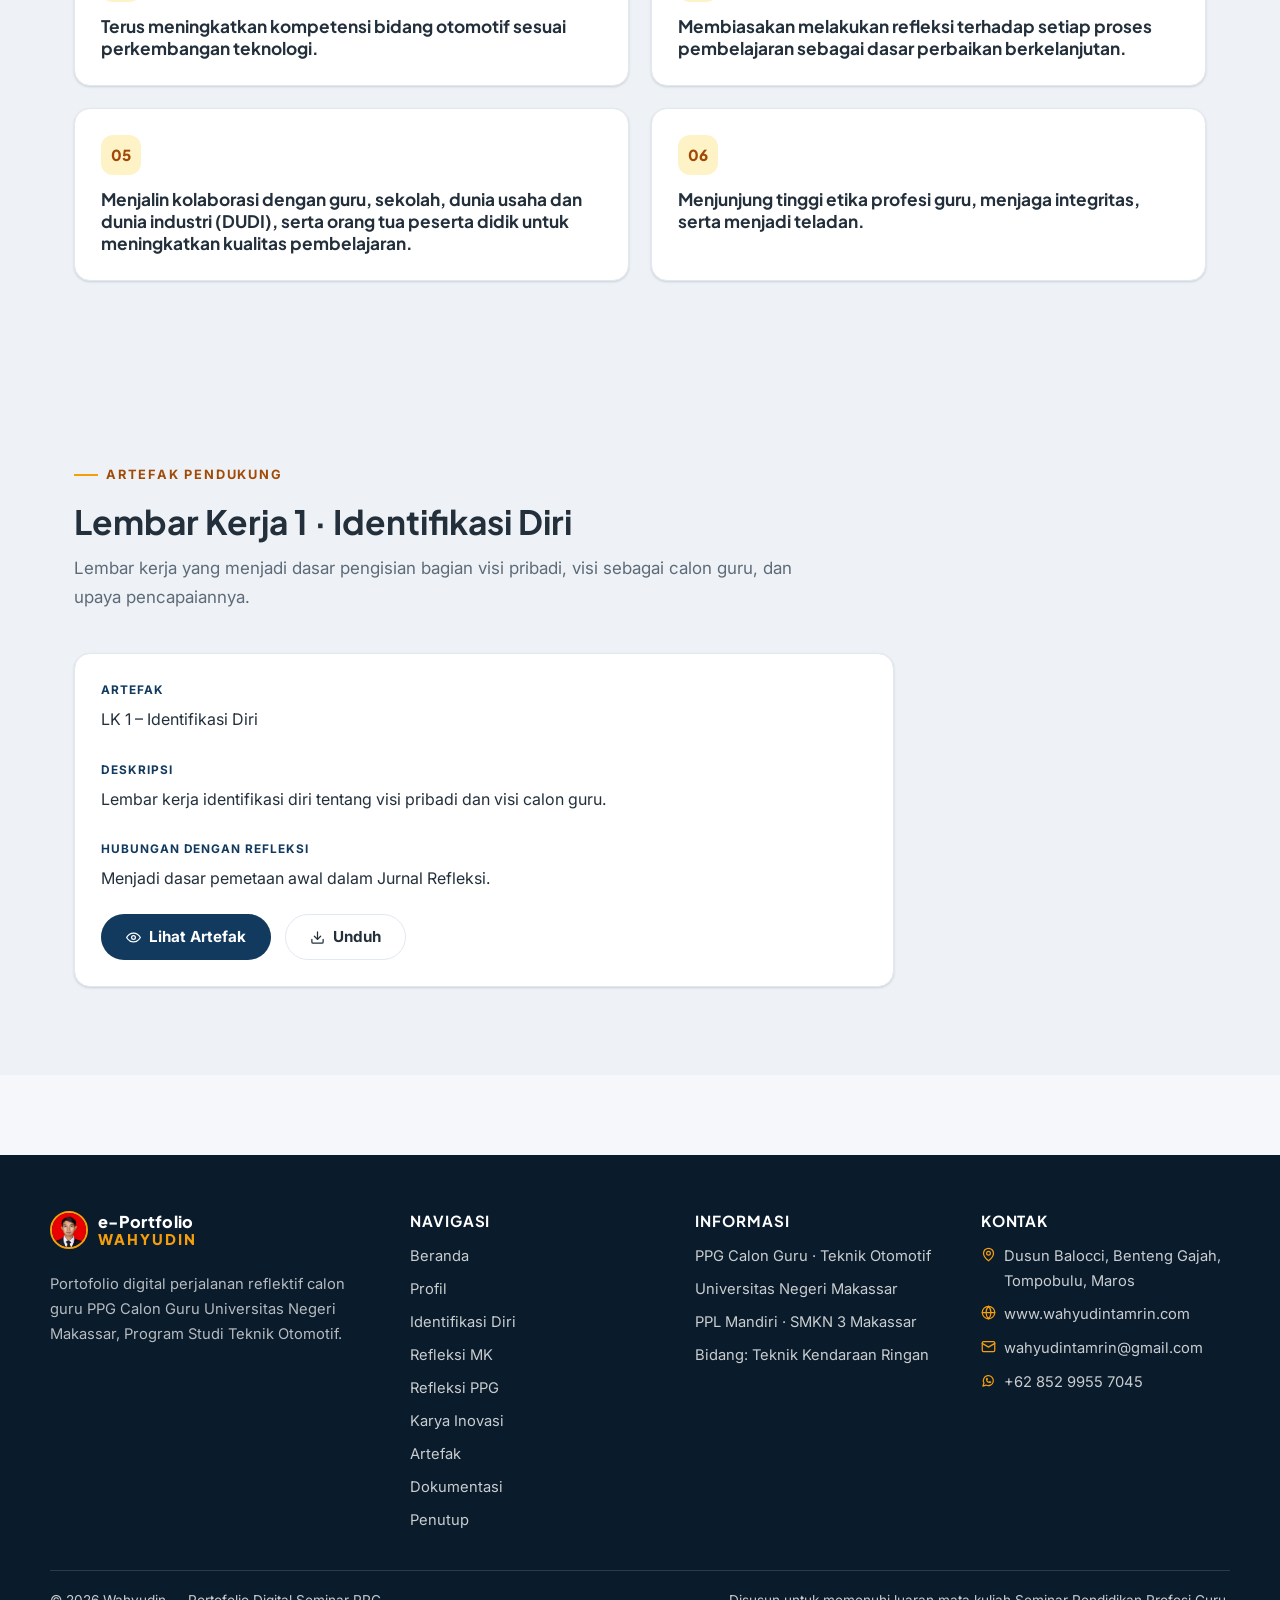
<file: identifikasi-diri.html>
<!DOCTYPE html>
<html lang="id">
<head>
  <meta charset="utf-8">
  <meta name="viewport" content="width=device-width, initial-scale=1">
  <title>Identifikasi Diri | Portofolio Digital Seminar PPG</title>
  <meta name="description" content="Visi pribadi untuk pendidikan Indonesia, visi sebagai calon guru, dan upaya pencapaiannya.">
  <meta name="author" content="Wahyudin">
  <link rel="icon" type="image/svg+xml" href="assets/img/favicon.svg">
  <link rel="preconnect" href="https://fonts.googleapis.com">
  <link rel="preconnect" href="https://fonts.gstatic.com" crossorigin>
  <link rel="stylesheet" href="https://fonts.googleapis.com/css2?family=Inter:wght@400;500;600;700&family=Plus+Jakarta+Sans:wght@600;700;800&display=swap">
  <link rel="stylesheet" href="assets/css/style.css">
</head>
<body data-page="identifikasi">
  <main id="konten">
    <section class="page-hero">
      <div class="container page-hero__inner">
        <span class="chip chip--accent">Lembar Kerja 1</span>
        <h1>Identifikasi Diri</h1>
        <p class="page-hero__lead">Visi pribadi untuk pendidikan Indonesia, visi sebagai calon guru, serta upaya nyata untuk mencapainya.</p>
      </div>
    </section>

    <section class="section">
      <div class="container stack">
        <article class="card section-block reveal">
          <span class="eyebrow">Bagian A</span>
          <h2>Apa visi pribadi saya untuk pendidikan di Indonesia?</h2>
          <div data-write="visi.pribadi"></div>
        </article>
        <article class="card section-block reveal">
          <span class="eyebrow">Bagian B</span>
          <h2>Apa visi saya sebagai calon guru?</h2>
          <div data-write="visi.calonGuru"></div>
        </article>
      </div>
    </section>

    <section class="section section--tint">
      <div class="container">
        <div class="section-head">
          <span class="eyebrow">Bagian C</span>
          <h2>Apa yang akan saya lakukan untuk mencapai visi tersebut?</h2>
          <p class="lead">Untuk mewujudkan visi tersebut, saya akan.</p>
        </div>
        <div class="grid grid--2" data-upaya></div>
      </div>
    </section>

    <section class="section section--tint">
      <div class="container">
        <div class="section-head">
          <span class="eyebrow">Artefak Pendukung</span>
          <h2>Lembar Kerja 1 &middot; Identifikasi Diri</h2>
          <p class="lead">Lembar kerja yang menjadi dasar pengisian bagian visi pribadi, visi sebagai calon guru, dan upaya pencapaiannya.</p>
        </div>
        <article class="card reveal" style="max-width:820px">
          <div class="field"><span class="field__label">Artefak</span><div>LK 1 &ndash; Identifikasi Diri</div></div>
          <div class="field"><span class="field__label">Deskripsi</span><div>Lembar kerja identifikasi diri tentang visi pribadi dan visi calon guru.</div></div>
          <div class="field"><span class="field__label">Hubungan dengan refleksi</span><div>Menjadi dasar pemetaan awal dalam Jurnal Refleksi.</div></div>
          <div class="hero__cta" style="margin-top:8px">
            <button class="btn btn--navy" type="button" data-open-media="assets/artefak/Lembar Kerja 1_Identifikasi Diri.pdf" data-media-label="LK 1 – Identifikasi Diri"><svg width="15" height="15" viewBox="0 0 24 24" fill="none" stroke="currentColor" stroke-width="2" stroke-linecap="round" stroke-linejoin="round"><path d="M1 12s4-7 11-7 11 7 11 7-4 7-11 7-11-7-11-7z"/><circle cx="12" cy="12" r="3"/></svg> Lihat Artefak</button>
            <a class="btn btn--outline" href="assets/artefak/Lembar Kerja 1_Identifikasi Diri.pdf" download><svg width="15" height="15" viewBox="0 0 24 24" fill="none" stroke="currentColor" stroke-width="2" stroke-linecap="round" stroke-linejoin="round"><path d="M21 15v4a2 2 0 0 1-2 2H5a2 2 0 0 1-2-2v-4"/><path d="M7 10l5 5 5-5"/><path d="M12 15V3"/></svg> Unduh</a>
          </div>
        </article>
      </div>
    </section>
  </main>

  <script src="assets/js/data.js"></script>
  <script src="assets/js/site.js"></script>
  <script src="assets/js/main.js"></script>
  <script src="assets/js/components.js"></script>
</body>
</html>
</file>
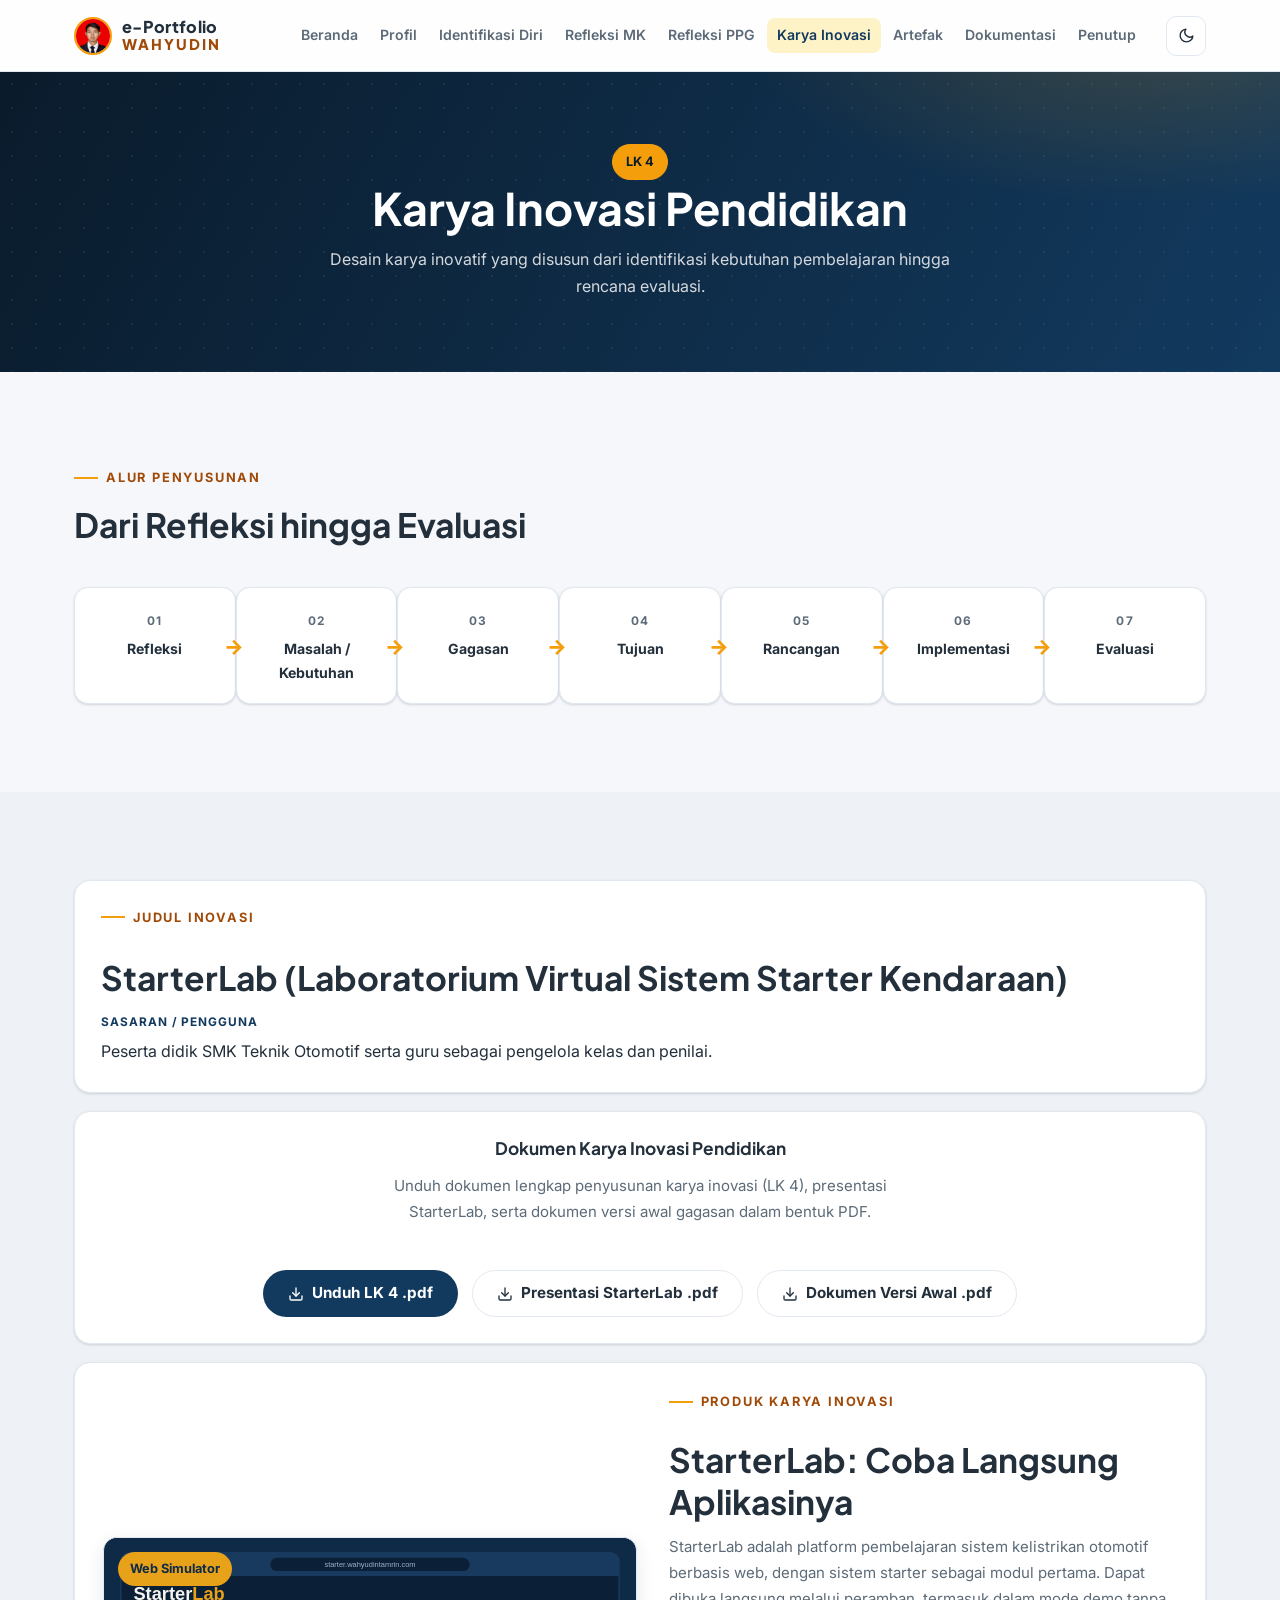
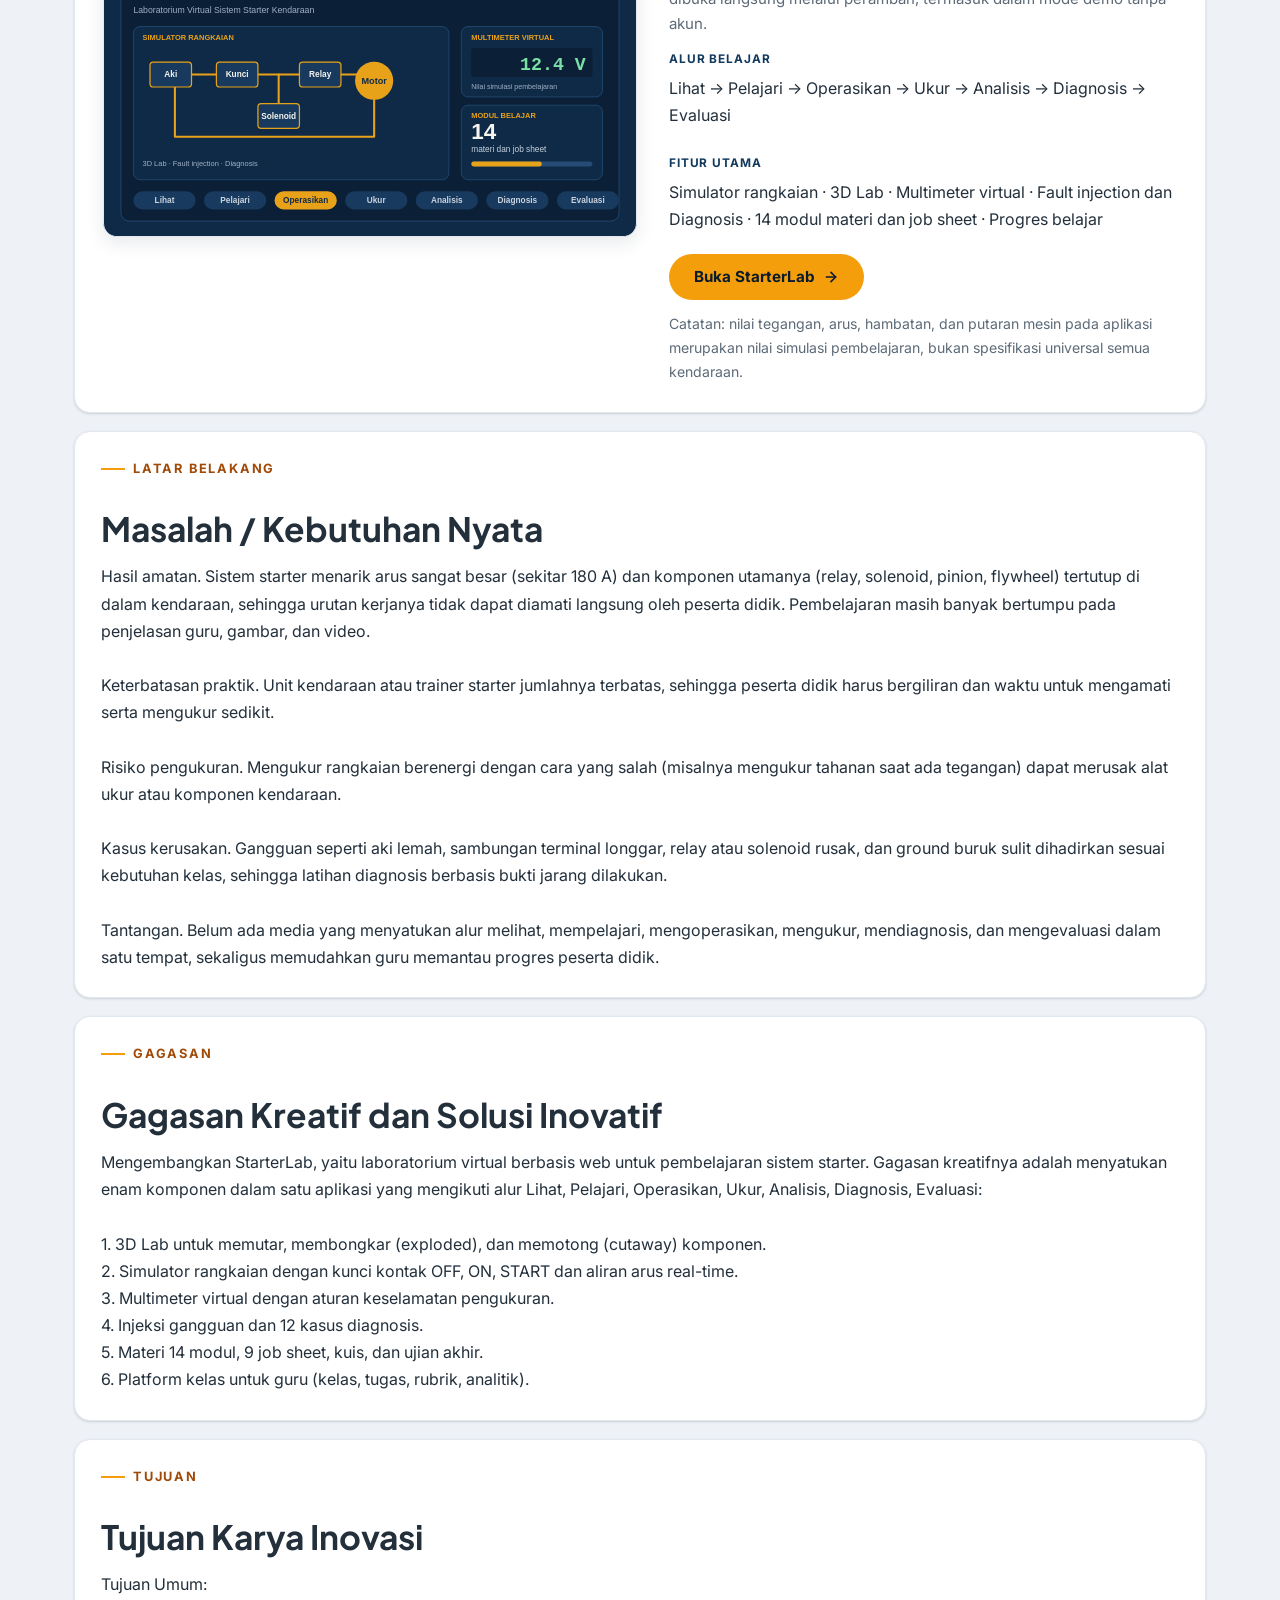
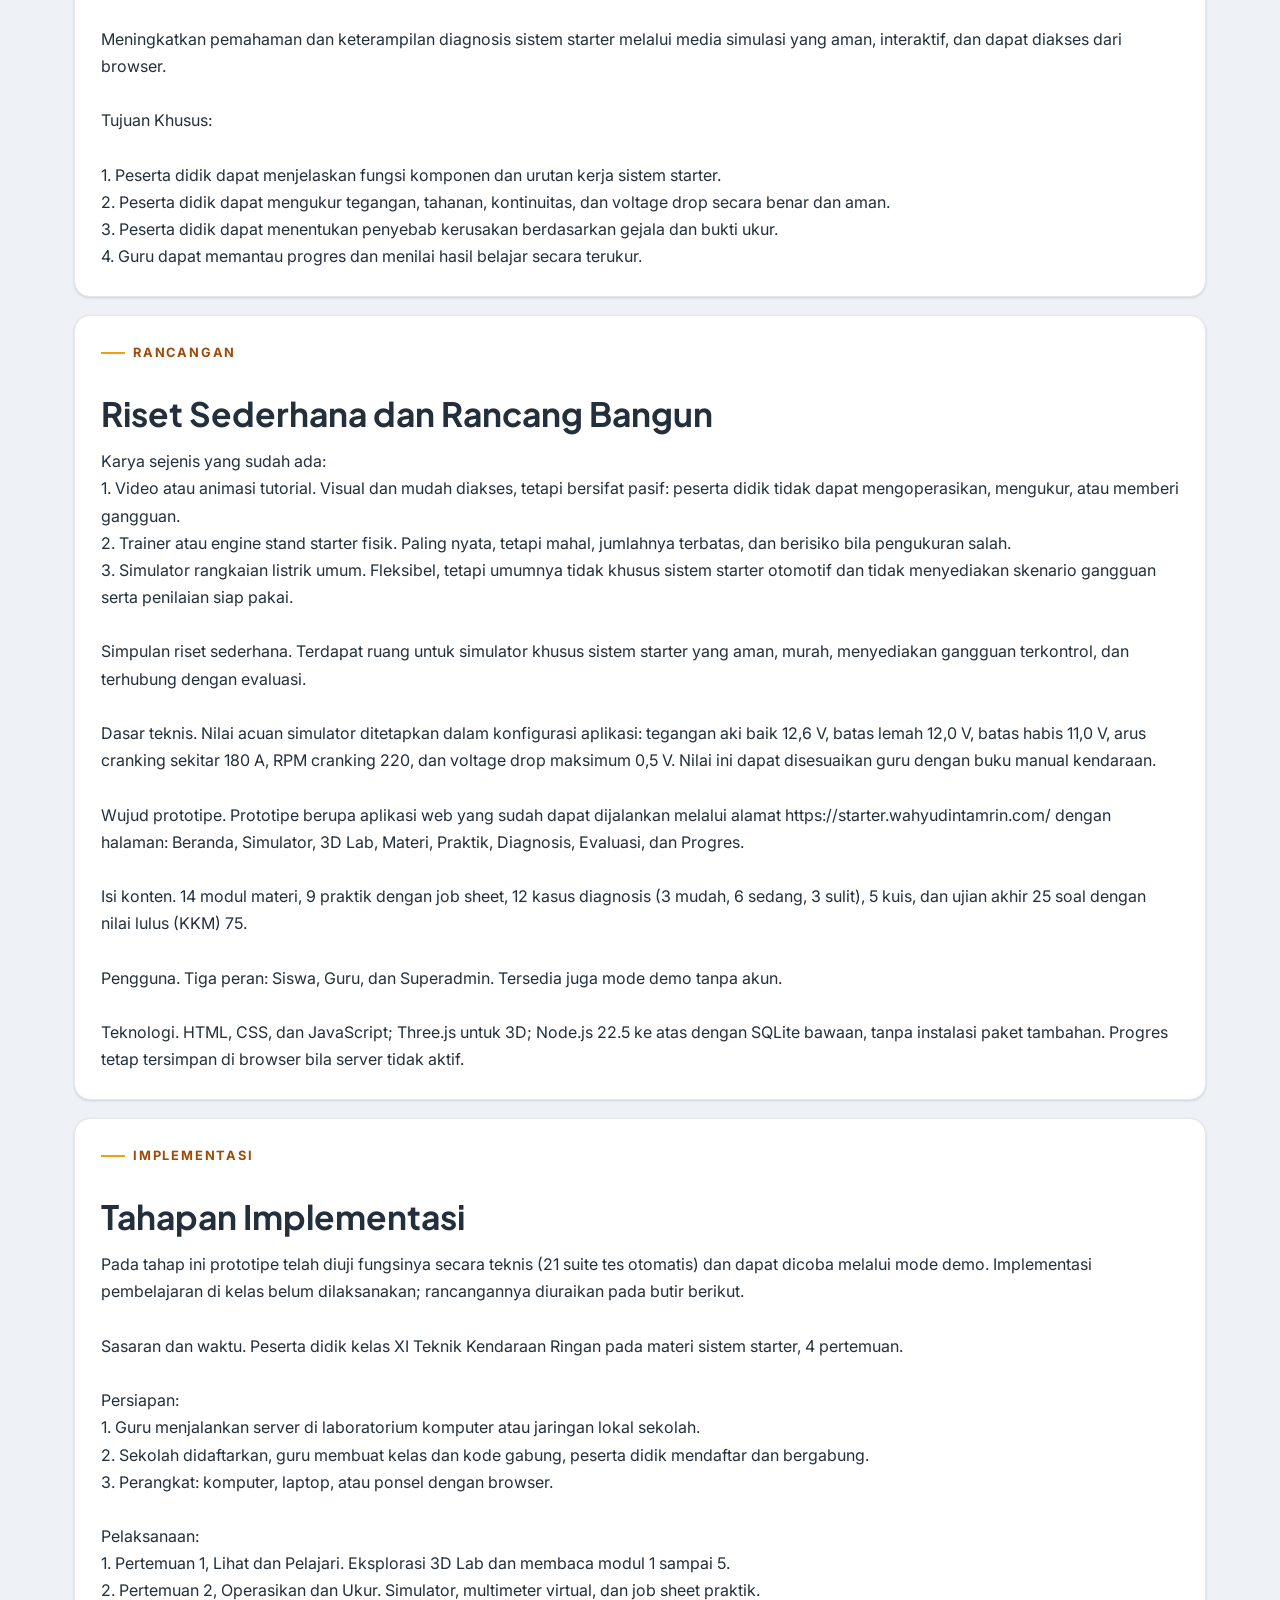
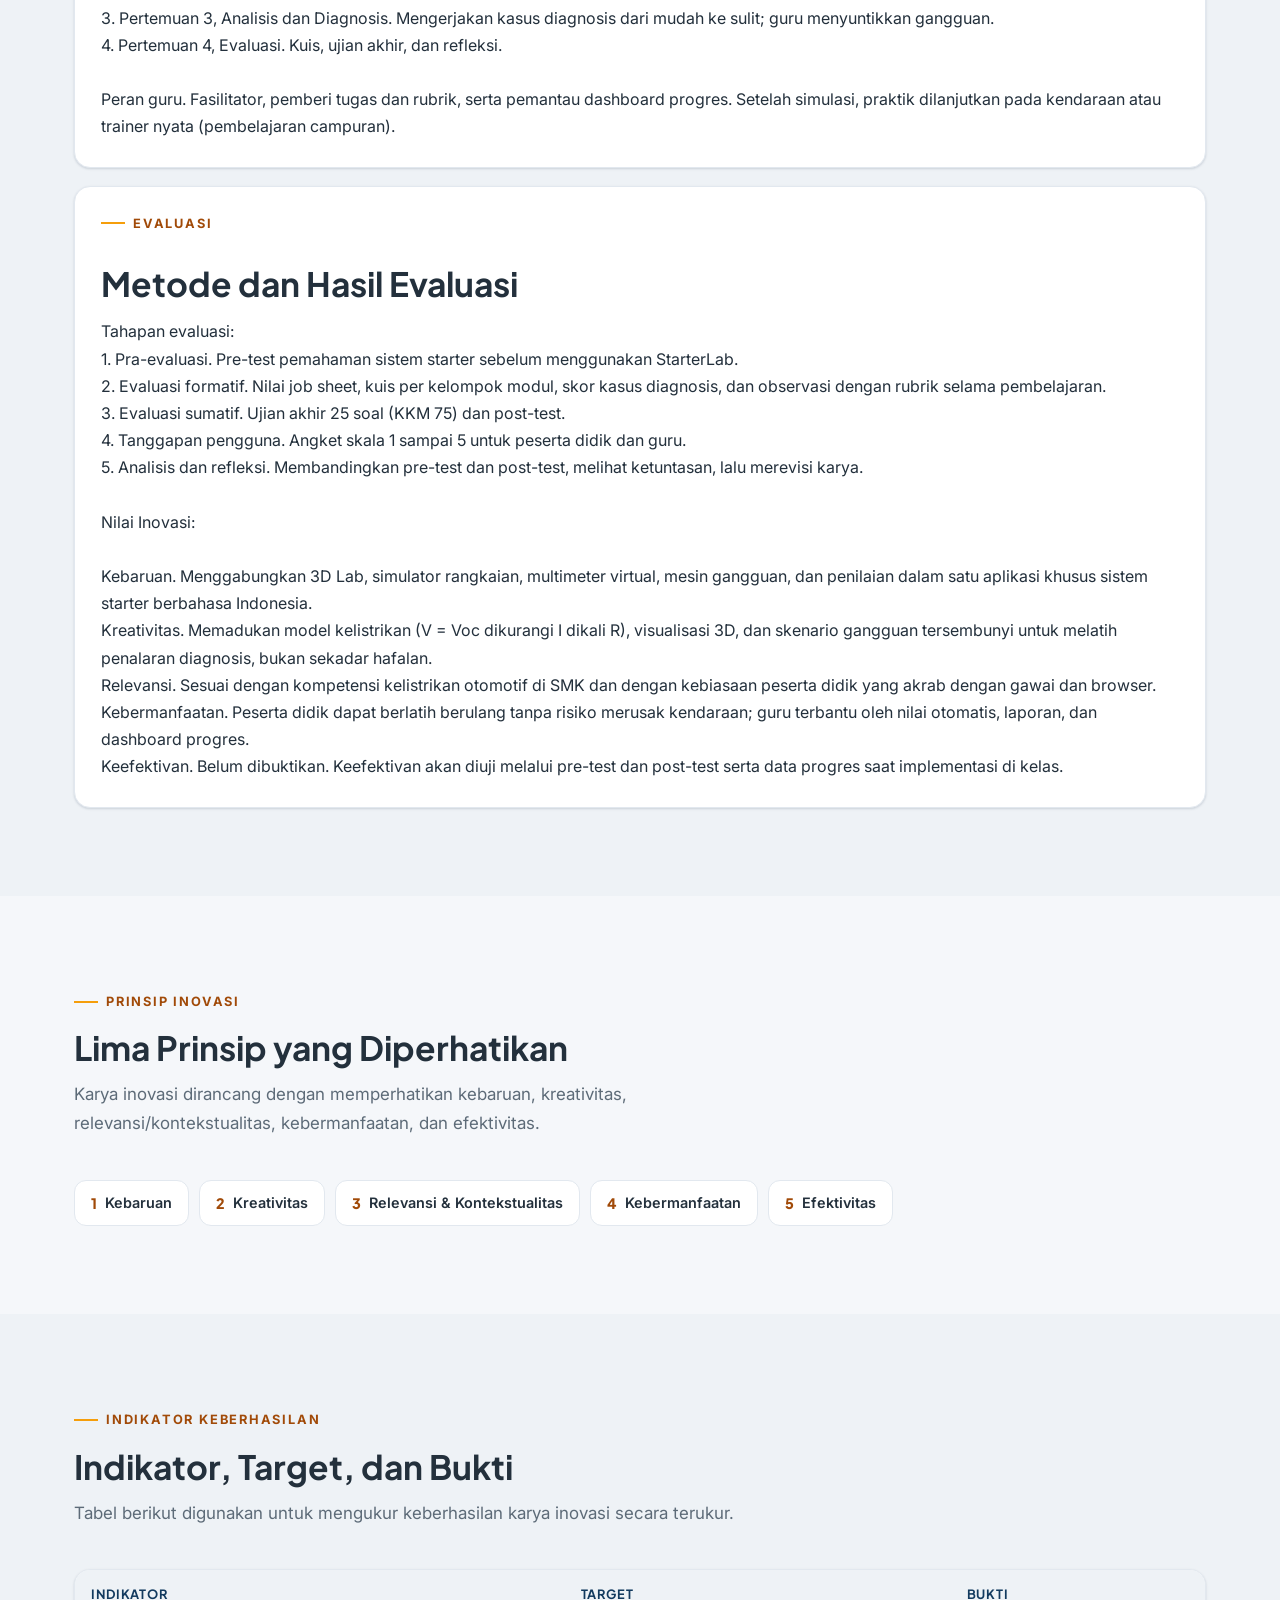
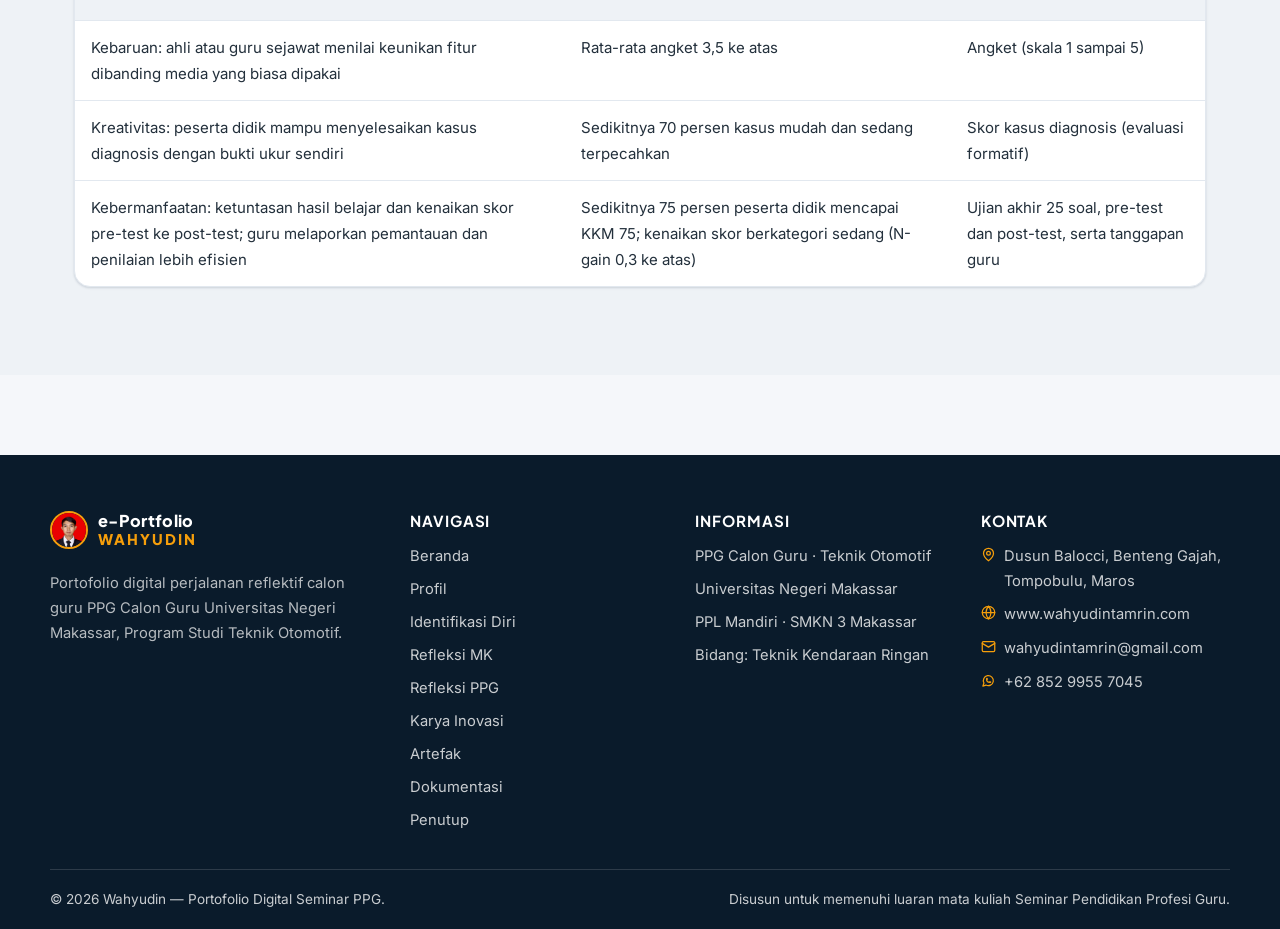
<file: karya-inovasi.html>
<!DOCTYPE html>
<html lang="id">
<head>
  <meta charset="utf-8">
  <meta name="viewport" content="width=device-width, initial-scale=1">
  <title>Karya Inovasi Pendidikan | Portofolio Digital Seminar PPG</title>
  <meta name="description" content="Desain karya inovasi pendidikan: latar belakang, gagasan, tujuan, rancangan, implementasi, evaluasi, dan indikator keberhasilan.">
  <meta name="author" content="Wahyudin">
  <link rel="icon" type="image/svg+xml" href="assets/img/favicon.svg">
  <link rel="preconnect" href="https://fonts.googleapis.com">
  <link rel="preconnect" href="https://fonts.gstatic.com" crossorigin>
  <link rel="stylesheet" href="https://fonts.googleapis.com/css2?family=Inter:wght@400;500;600;700&family=Plus+Jakarta+Sans:wght@600;700;800&display=swap">
  <link rel="stylesheet" href="assets/css/style.css">
</head>
<body data-page="karya">
  <main id="konten">
    <section class="page-hero">
      <div class="container page-hero__inner">
        <span class="chip chip--accent">LK 4</span>
        <h1>Karya Inovasi Pendidikan</h1>
        <p class="page-hero__lead">Desain karya inovatif yang disusun dari identifikasi kebutuhan pembelajaran hingga rencana evaluasi.</p>
      </div>
    </section>

    <section class="section">
      <div class="container">
        <div class="section-head">
          <span class="eyebrow">Alur Penyusunan</span>
          <h2>Dari Refleksi hingga Evaluasi</h2>
        </div>
        <ol class="flow reveal">
          <li><div class="flow__bd"><span>01</span><b>Refleksi</b></div></li>
          <li><div class="flow__bd"><span>02</span><b>Masalah / Kebutuhan</b></div></li>
          <li><div class="flow__bd"><span>03</span><b>Gagasan</b></div></li>
          <li><div class="flow__bd"><span>04</span><b>Tujuan</b></div></li>
          <li><div class="flow__bd"><span>05</span><b>Rancangan</b></div></li>
          <li><div class="flow__bd"><span>06</span><b>Implementasi</b></div></li>
          <li><div class="flow__bd"><span>07</span><b>Evaluasi</b></div></li>
        </ol>
      </div>
    </section>

    <section class="section section--tint">
      <div class="container stack">
        <article class="card section-block reveal">
          <span class="eyebrow">Judul Inovasi</span>
          <h2 data-write="karyaInovasi.judul"></h2>
          <div class="field"><span class="field__label">Sasaran / Pengguna</span><div data-write="karyaInovasi.sasaran"></div></div>
        </article>
        <article class="card section-block reveal" style="align-items:center;gap:14px;text-align:center">
          <h3 style="margin:0">Dokumen Karya Inovasi Pendidikan</h3>
          <p style="margin:0;max-width:520px">Unduh dokumen lengkap penyusunan karya inovasi (LK 4), presentasi StarterLab, serta dokumen versi awal gagasan dalam bentuk PDF.</p>
          <div class="hero__cta" style="justify-content:center">
            <a class="btn btn--navy" href="assets/artefak/LK 4_Karya Inovasi_Wahyudin_2590074950854.pdf" download>
              <svg width="16" height="16" viewBox="0 0 24 24" fill="none" stroke="currentColor" stroke-width="2" stroke-linecap="round" stroke-linejoin="round"><path d="M21 15v4a2 2 0 0 1-2 2H5a2 2 0 0 1-2-2v-4"/><path d="M7 10l5 5 5-5"/><path d="M12 15V3"/></svg>
              Unduh LK 4 .pdf
            </a>
            <a class="btn btn--outline" href="assets/artefak/PPT StarterLab - Simulator Sistem Starter.pdf" download>
              <svg width="16" height="16" viewBox="0 0 24 24" fill="none" stroke="currentColor" stroke-width="2" stroke-linecap="round" stroke-linejoin="round"><path d="M21 15v4a2 2 0 0 1-2 2H5a2 2 0 0 1-2-2v-4"/><path d="M7 10l5 5 5-5"/><path d="M12 15V3"/></svg>
              Presentasi StarterLab .pdf
            </a>
            <a class="btn btn--outline" href="assets/artefak/Karya Inovasi Pendidikan - Simulator Sistem Starter Kendaraan Ringan Berbasis Website.pdf" download>
              <svg width="16" height="16" viewBox="0 0 24 24" fill="none" stroke="currentColor" stroke-width="2" stroke-linecap="round" stroke-linejoin="round"><path d="M21 15v4a2 2 0 0 1-2 2H5a2 2 0 0 1-2-2v-4"/><path d="M7 10l5 5 5-5"/><path d="M12 15V3"/></svg>
              Dokumen Versi Awal .pdf
            </a>
          </div>
        </article>
        <article class="card product-card reveal">
          <a class="product-card__thumb" href="https://starter.wahyudintamrin.com/" target="_blank" rel="noopener" aria-label="Buka StarterLab di tab baru">
            <img src="assets/img/starterlab-thumb.svg" alt="Pratinjau aplikasi web StarterLab" loading="lazy">
            <span class="product-card__badge">Web Simulator</span>
          </a>
          <div class="product-card__body">
            <span class="eyebrow">Produk Karya Inovasi</span>
            <h2>StarterLab: Coba Langsung Aplikasinya</h2>
            <p>StarterLab adalah platform pembelajaran sistem kelistrikan otomotif berbasis web, dengan sistem starter sebagai modul pertama. Dapat dibuka langsung melalui peramban, termasuk dalam mode demo tanpa akun.</p>
            <div class="field"><span class="field__label">Alur belajar</span><div>Lihat &rarr; Pelajari &rarr; Operasikan &rarr; Ukur &rarr; Analisis &rarr; Diagnosis &rarr; Evaluasi</div></div>
            <div class="field"><span class="field__label">Fitur utama</span><div>Simulator rangkaian &middot; 3D Lab &middot; Multimeter virtual &middot; Fault injection dan Diagnosis &middot; 14 modul materi dan job sheet &middot; Progres belajar</div></div>
            <div class="hero__cta" style="margin-top:8px">
              <a class="btn btn--accent" href="https://starter.wahyudintamrin.com/" target="_blank" rel="noopener">Buka StarterLab <svg width="16" height="16" viewBox="0 0 24 24" fill="none" stroke="currentColor" stroke-width="2.4" stroke-linecap="round" stroke-linejoin="round"><path d="M5 12h14"/><path d="m12 5 7 7-7 7"/></svg></a>
            </div>
            <p style="font-size:.88rem;color:var(--muted)">Catatan: nilai tegangan, arus, hambatan, dan putaran mesin pada aplikasi merupakan nilai simulasi pembelajaran, bukan spesifikasi universal semua kendaraan.</p>
          </div>
        </article>
        <article class="card section-block reveal">
          <span class="eyebrow">Latar Belakang</span>
          <h2>Masalah / Kebutuhan Nyata</h2>
          <div data-write="karyaInovasi.latarBelakang"></div>
        </article>
        <article class="card section-block reveal">
          <span class="eyebrow">Gagasan</span>
          <h2>Gagasan Kreatif dan Solusi Inovatif</h2>
          <div data-write="karyaInovasi.gagasan"></div>
        </article>
        <article class="card section-block reveal">
          <span class="eyebrow">Tujuan</span>
          <h2>Tujuan Karya Inovasi</h2>
          <div data-write="karyaInovasi.tujuan"></div>
        </article>
        <article class="card section-block reveal">
          <span class="eyebrow">Rancangan</span>
          <h2>Riset Sederhana dan Rancang Bangun</h2>
          <div data-write="karyaInovasi.rancangan"></div>
        </article>
        <article class="card section-block reveal">
          <span class="eyebrow">Implementasi</span>
          <h2>Tahapan Implementasi</h2>
          <div data-write="karyaInovasi.implementasi"></div>
        </article>
        <article class="card section-block reveal">
          <span class="eyebrow">Evaluasi</span>
          <h2>Metode dan Hasil Evaluasi</h2>
          <div data-write="karyaInovasi.evaluasi"></div>
        </article>
      </div>
    </section>

    <section class="section">
      <div class="container">
        <div class="section-head">
          <span class="eyebrow">Prinsip Inovasi</span>
          <h2>Lima Prinsip yang Diperhatikan</h2>
          <p class="lead">Karya inovasi dirancang dengan memperhatikan kebaruan, kreativitas, relevansi/kontekstualitas, kebermanfaatan, dan efektivitas.</p>
        </div>
        <div class="quicknav reveal">
          <a href="#indikator"><i>1</i> Kebaruan</a>
          <a href="#indikator"><i>2</i> Kreativitas</a>
          <a href="#indikator"><i>3</i> Relevansi &amp; Kontekstualitas</a>
          <a href="#indikator"><i>4</i> Kebermanfaatan</a>
          <a href="#indikator"><i>5</i> Efektivitas</a>
        </div>
      </div>
    </section>

    <section class="section section--tint" id="indikator">
      <div class="container">
        <div class="section-head">
          <span class="eyebrow">Indikator Keberhasilan</span>
          <h2>Indikator, Target, dan Bukti</h2>
          <p class="lead">Tabel berikut digunakan untuk mengukur keberhasilan karya inovasi secara terukur.</p>
        </div>
        <div data-indikator class="reveal"></div>
      </div>
    </section>
  </main>

  <script src="assets/js/data.js"></script>
  <script src="assets/js/site.js"></script>
  <script src="assets/js/main.js"></script>
  <script src="assets/js/components.js"></script>
</body>
</html>
</file>
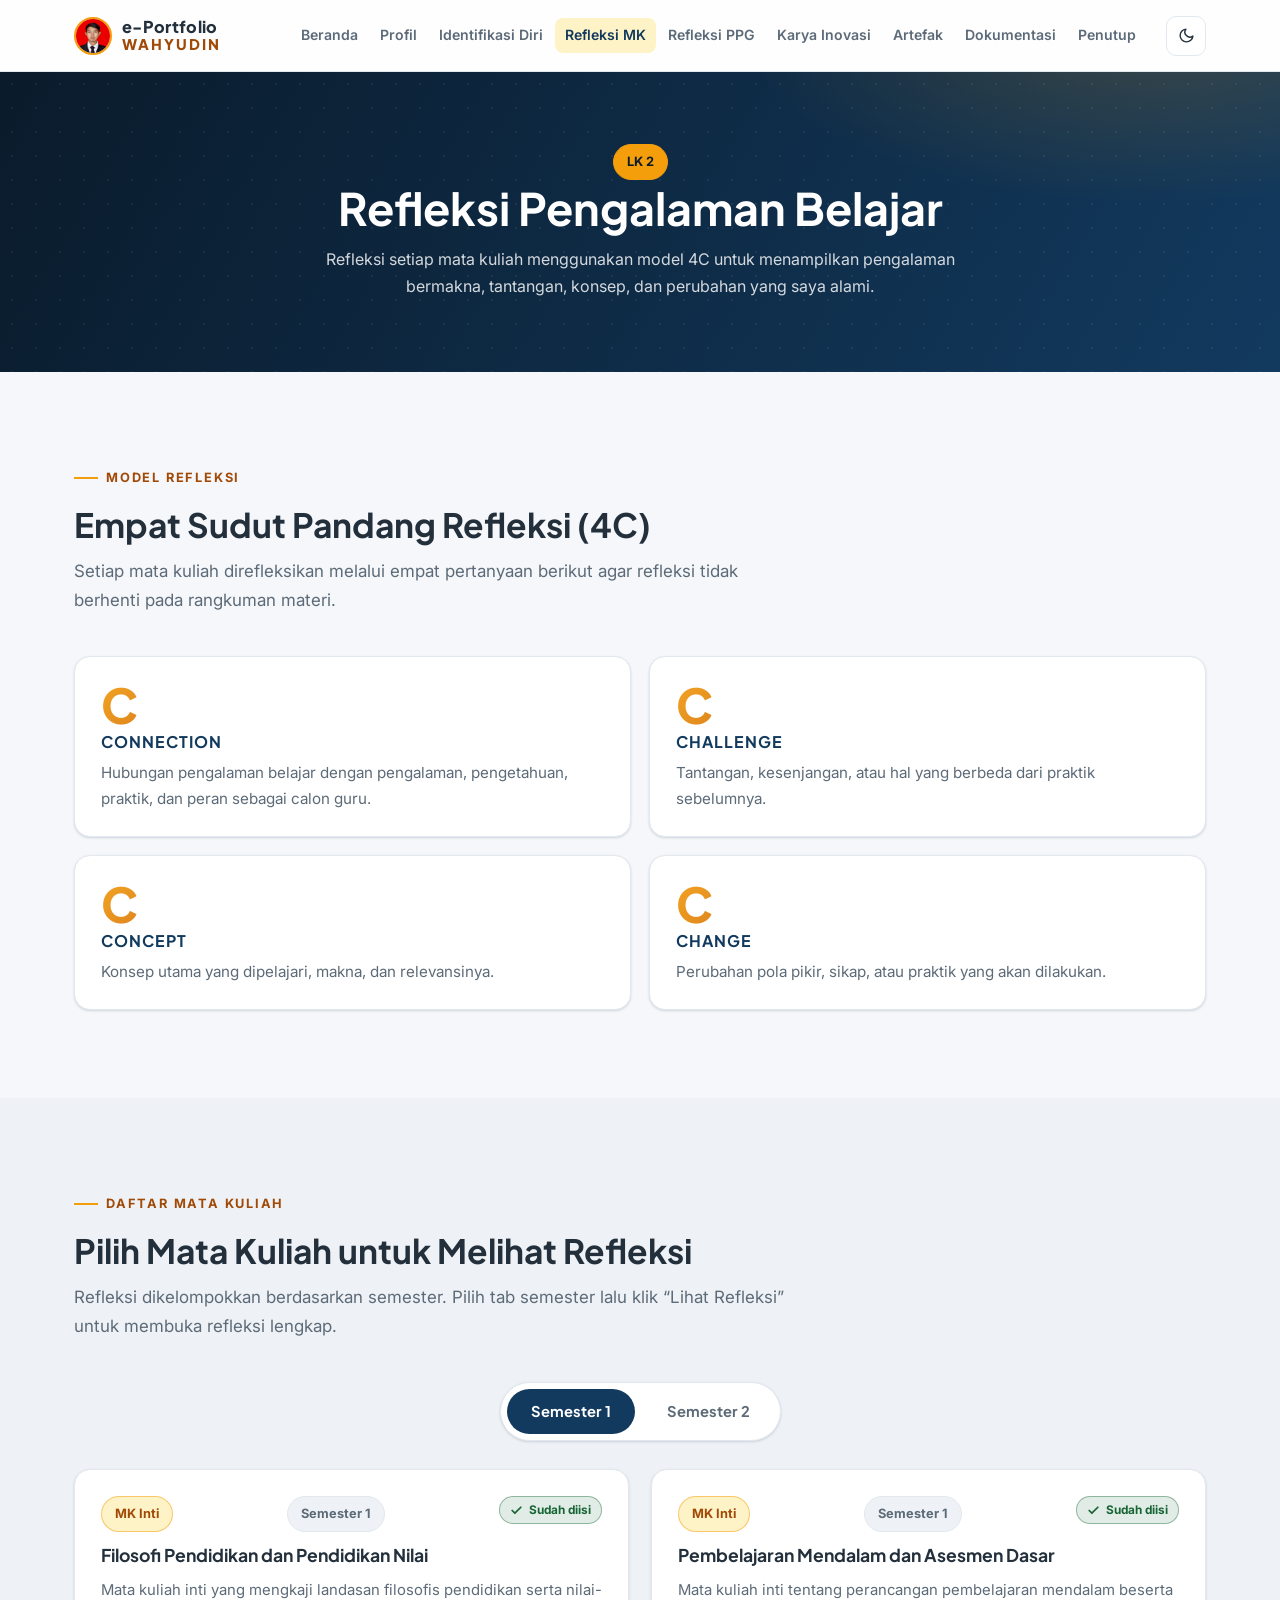
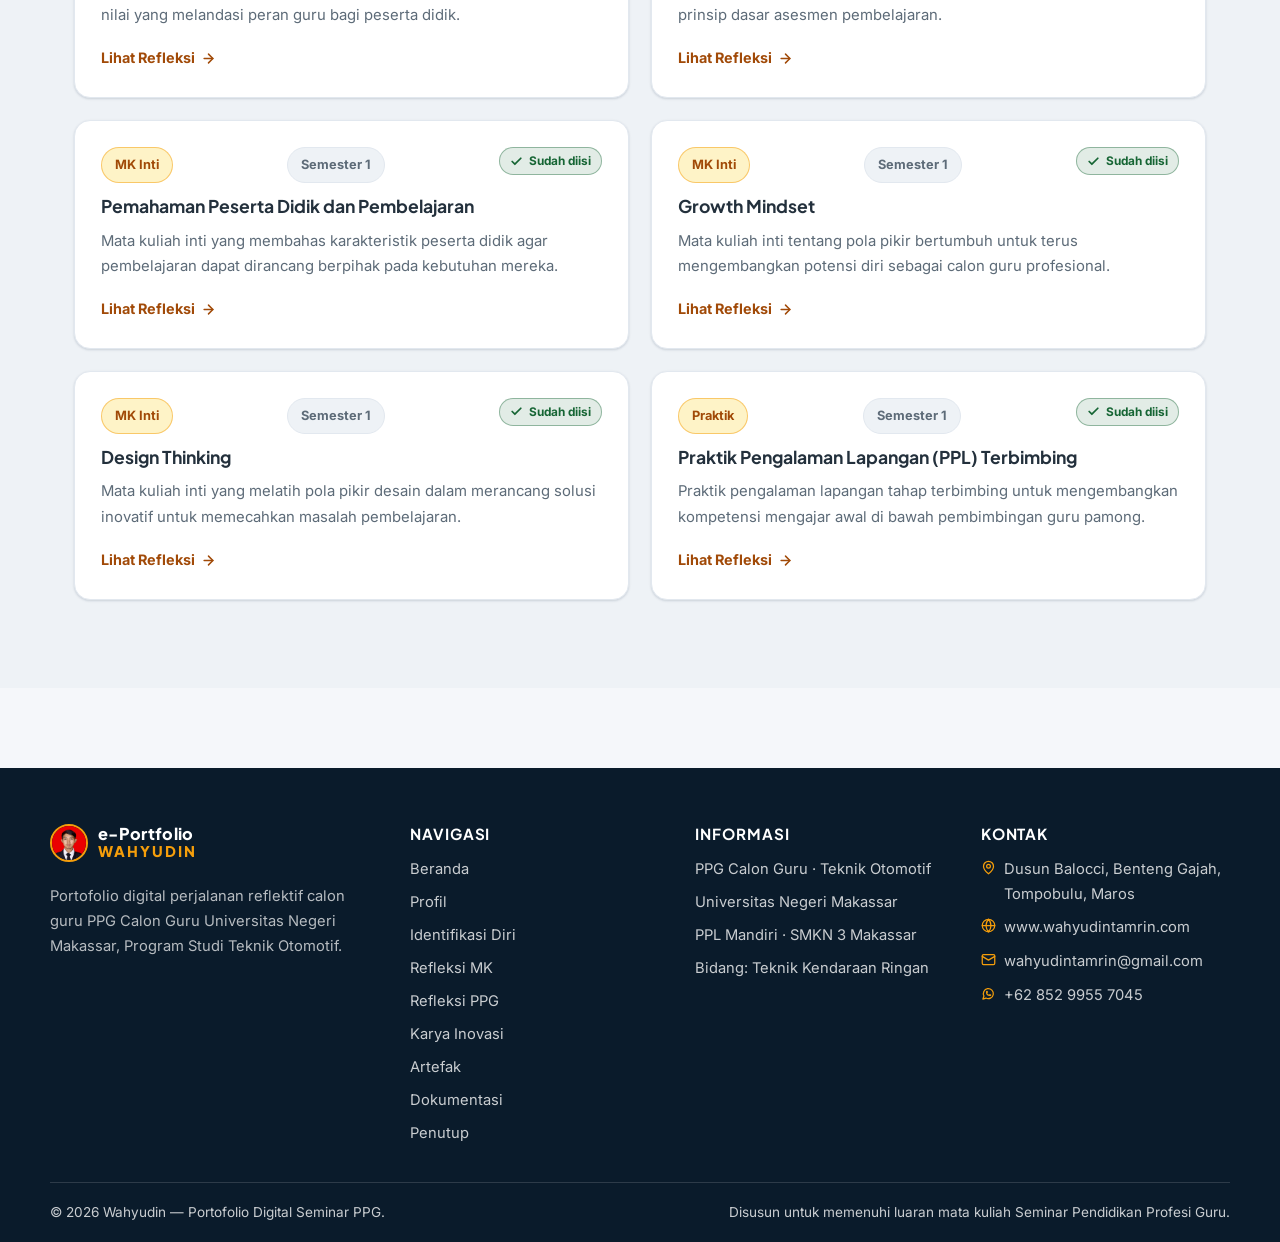
<file: refleksi-mata-kuliah.html>
<!DOCTYPE html>
<html lang="id">
<head>
  <meta charset="utf-8">
  <meta name="viewport" content="width=device-width, initial-scale=1">
  <title>Refleksi Pengalaman Belajar | Portofolio Digital Seminar PPG</title>
  <meta name="description" content="Refleksi pengalaman belajar setiap mata kuliah PPG dengan model 4C: Connection, Challenge, Concept, Change.">
  <meta name="author" content="Wahyudin">
  <link rel="icon" type="image/svg+xml" href="assets/img/favicon.svg">
  <link rel="preconnect" href="https://fonts.googleapis.com">
  <link rel="preconnect" href="https://fonts.gstatic.com" crossorigin>
  <link rel="stylesheet" href="https://fonts.googleapis.com/css2?family=Inter:wght@400;500;600;700&family=Plus+Jakarta+Sans:wght@600;700;800&display=swap">
  <link rel="stylesheet" href="assets/css/style.css">
</head>
<body data-page="refleksi">
  <main id="konten">
    <section class="page-hero">
      <div class="container page-hero__inner">
        <span class="chip chip--accent">LK 2</span>
        <h1>Refleksi Pengalaman Belajar</h1>
        <p class="page-hero__lead">Refleksi setiap mata kuliah menggunakan model 4C untuk menampilkan pengalaman bermakna, tantangan, konsep, dan perubahan yang saya alami.</p>
      </div>
    </section>

    <section class="section">
      <div class="container">
        <div class="section-head">
          <span class="eyebrow">Model Refleksi</span>
          <h2>Empat Sudut Pandang Refleksi (4C)</h2>
          <p class="lead">Setiap mata kuliah direfleksikan melalui empat pertanyaan berikut agar refleksi tidak berhenti pada rangkuman materi.</p>
        </div>
        <div class="four-c reveal">
          <div class="c-card">
            <span class="c-card__letter">C</span>
            <h3>Connection</h3>
            <p>Hubungan pengalaman belajar dengan pengalaman, pengetahuan, praktik, dan peran sebagai calon guru.</p>
          </div>
          <div class="c-card">
            <span class="c-card__letter">C</span>
            <h3>Challenge</h3>
            <p>Tantangan, kesenjangan, atau hal yang berbeda dari praktik sebelumnya.</p>
          </div>
          <div class="c-card">
            <span class="c-card__letter">C</span>
            <h3>Concept</h3>
            <p>Konsep utama yang dipelajari, makna, dan relevansinya.</p>
          </div>
          <div class="c-card">
            <span class="c-card__letter">C</span>
            <h3>Change</h3>
            <p>Perubahan pola pikir, sikap, atau praktik yang akan dilakukan.</p>
          </div>
        </div>
      </div>
    </section>

    <section class="section section--tint" data-mk-view="list">
      <div class="container">
        <div class="section-head">
          <span class="eyebrow">Daftar Mata Kuliah</span>
          <h2>Pilih Mata Kuliah untuk Melihat Refleksi</h2>
          <p class="lead">Refleksi dikelompokkan berdasarkan semester. Pilih tab semester lalu klik &ldquo;Lihat Refleksi&rdquo; untuk membuka refleksi lengkap.</p>
        </div>
        <div class="mk-tabs" data-mk-tabs role="tablist" aria-label="Filter berdasarkan semester">
          <button class="mk-tab is-active" type="button" role="tab" aria-selected="true" data-semester="1">Semester 1</button>
          <button class="mk-tab" type="button" role="tab" aria-selected="false" data-semester="2">Semester 2</button>
        </div>
        <div class="grid grid--2" data-mk-list></div>
      </div>
    </section>

    <section class="section" data-mk-view="detail" hidden>
      <div class="container" data-mk-detail></div>
    </section>
  </main>

  <script src="assets/js/data.js"></script>
  <script src="assets/js/site.js"></script>
  <script src="assets/js/main.js"></script>
  <script src="assets/js/components.js"></script>
</body>
</html>
</file>
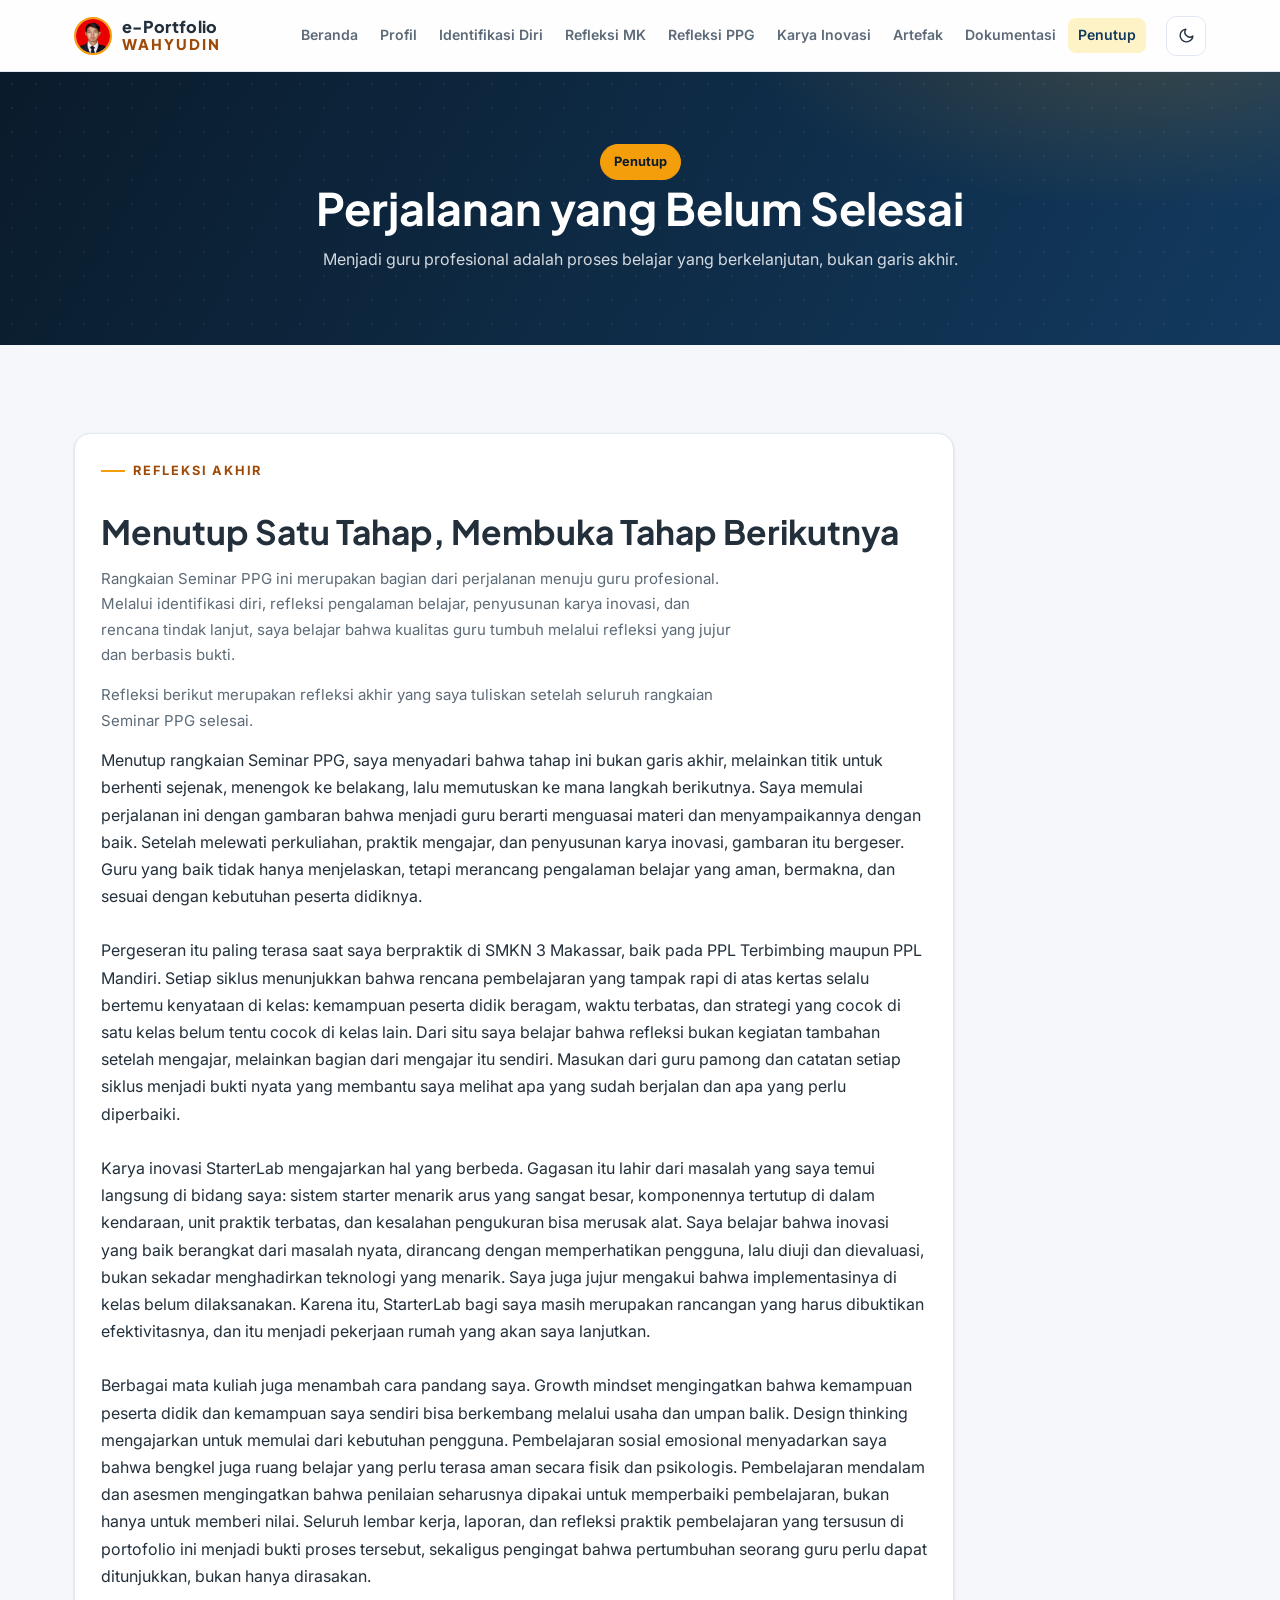
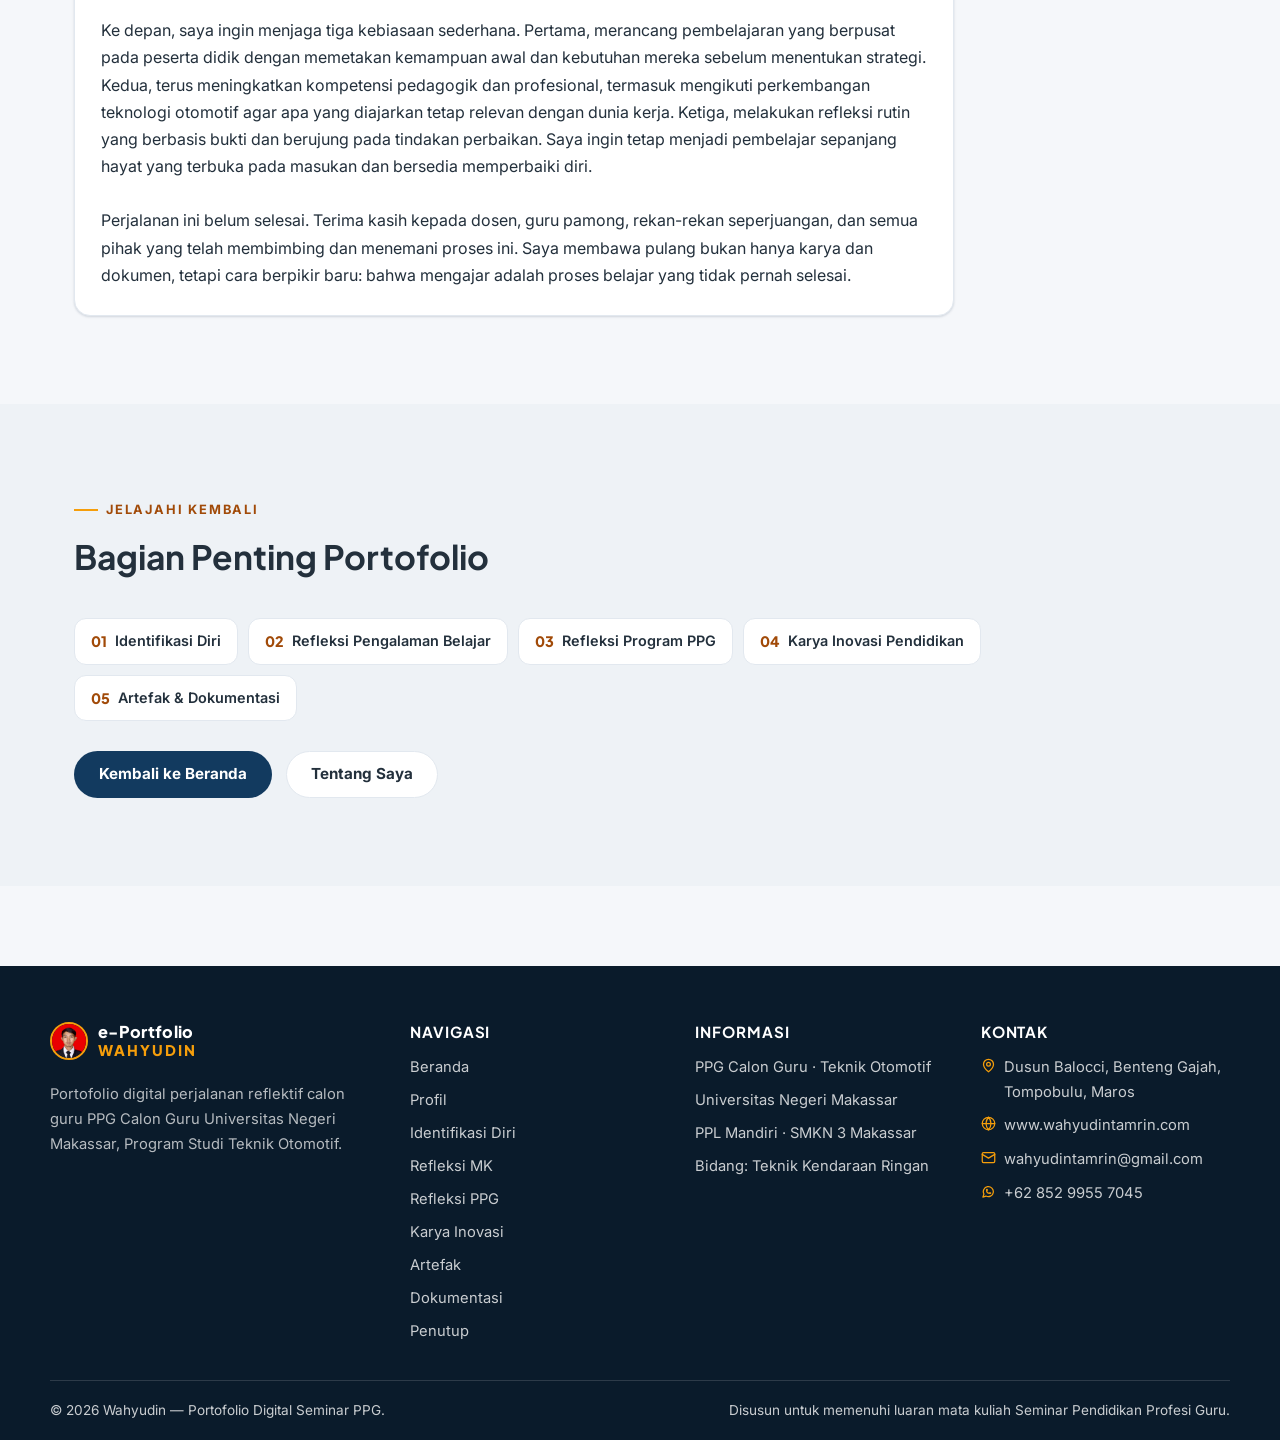
<file: refleksi-penutup.html>
<!DOCTYPE html>
<html lang="id">
<head>
  <meta charset="utf-8">
  <meta name="viewport" content="width=device-width, initial-scale=1">
  <title>Refleksi Penutup | Portofolio Digital Seminar PPG</title>
  <meta name="description" content="Refleksi penutup: perjalanan yang belum selesai menuju guru profesional yang terus belajar.">
  <meta name="author" content="Wahyudin">
  <link rel="icon" type="image/svg+xml" href="assets/img/favicon.svg">
  <link rel="preconnect" href="https://fonts.googleapis.com">
  <link rel="preconnect" href="https://fonts.gstatic.com" crossorigin>
  <link rel="stylesheet" href="https://fonts.googleapis.com/css2?family=Inter:wght@400;500;600;700&family=Plus+Jakarta+Sans:wght@600;700;800&display=swap">
  <link rel="stylesheet" href="assets/css/style.css">
</head>
<body data-page="penutup">
  <main id="konten">
    <section class="page-hero">
      <div class="container page-hero__inner">
        <span class="chip chip--accent">Penutup</span>
        <h1>Perjalanan yang Belum Selesai</h1>
        <p class="page-hero__lead">Menjadi guru profesional adalah proses belajar yang berkelanjutan, bukan garis akhir.</p>
      </div>
    </section>

    <section class="section">
      <div class="container">
        <article class="card section-block reveal" style="max-width:880px">
          <span class="eyebrow">Refleksi Akhir</span>
          <h2>Menutup Satu Tahap, Membuka Tahap Berikutnya</h2>
          <p>Rangkaian Seminar PPG ini merupakan bagian dari perjalanan menuju guru profesional. Melalui identifikasi diri, refleksi pengalaman belajar, penyusunan karya inovasi, dan rencana tindak lanjut, saya belajar bahwa kualitas guru tumbuh melalui refleksi yang jujur dan berbasis bukti.</p>
          <p>Refleksi berikut merupakan refleksi akhir yang saya tuliskan setelah seluruh rangkaian Seminar PPG selesai.</p>
          <div data-write="penutup"></div>
        </article>
      </div>
    </section>

    <section class="section section--tint">
      <div class="container">
        <div class="section-head">
          <span class="eyebrow">Jelajahi Kembali</span>
          <h2>Bagian Penting Portofolio</h2>
        </div>
        <div class="quicknav reveal">
          <a href="identifikasi-diri.html"><i>01</i> Identifikasi Diri</a>
          <a href="refleksi-mata-kuliah.html"><i>02</i> Refleksi Pengalaman Belajar</a>
          <a href="refleksi-program-ppg.html"><i>03</i> Refleksi Program PPG</a>
          <a href="karya-inovasi.html"><i>04</i> Karya Inovasi Pendidikan</a>
          <a href="artefak-dokumentasi.html"><i>05</i> Artefak &amp; Dokumentasi</a>
        </div>
        <div class="hero__cta" style="margin-top:30px">
          <a class="btn btn--navy" href="index.html">Kembali ke Beranda</a>
          <a class="btn btn--outline" href="tentang.html">Tentang Saya</a>
        </div>
      </div>
    </section>
  </main>

  <script src="assets/js/data.js"></script>
  <script src="assets/js/site.js"></script>
  <script src="assets/js/main.js"></script>
  <script src="assets/js/components.js"></script>
</body>
</html>
</file>
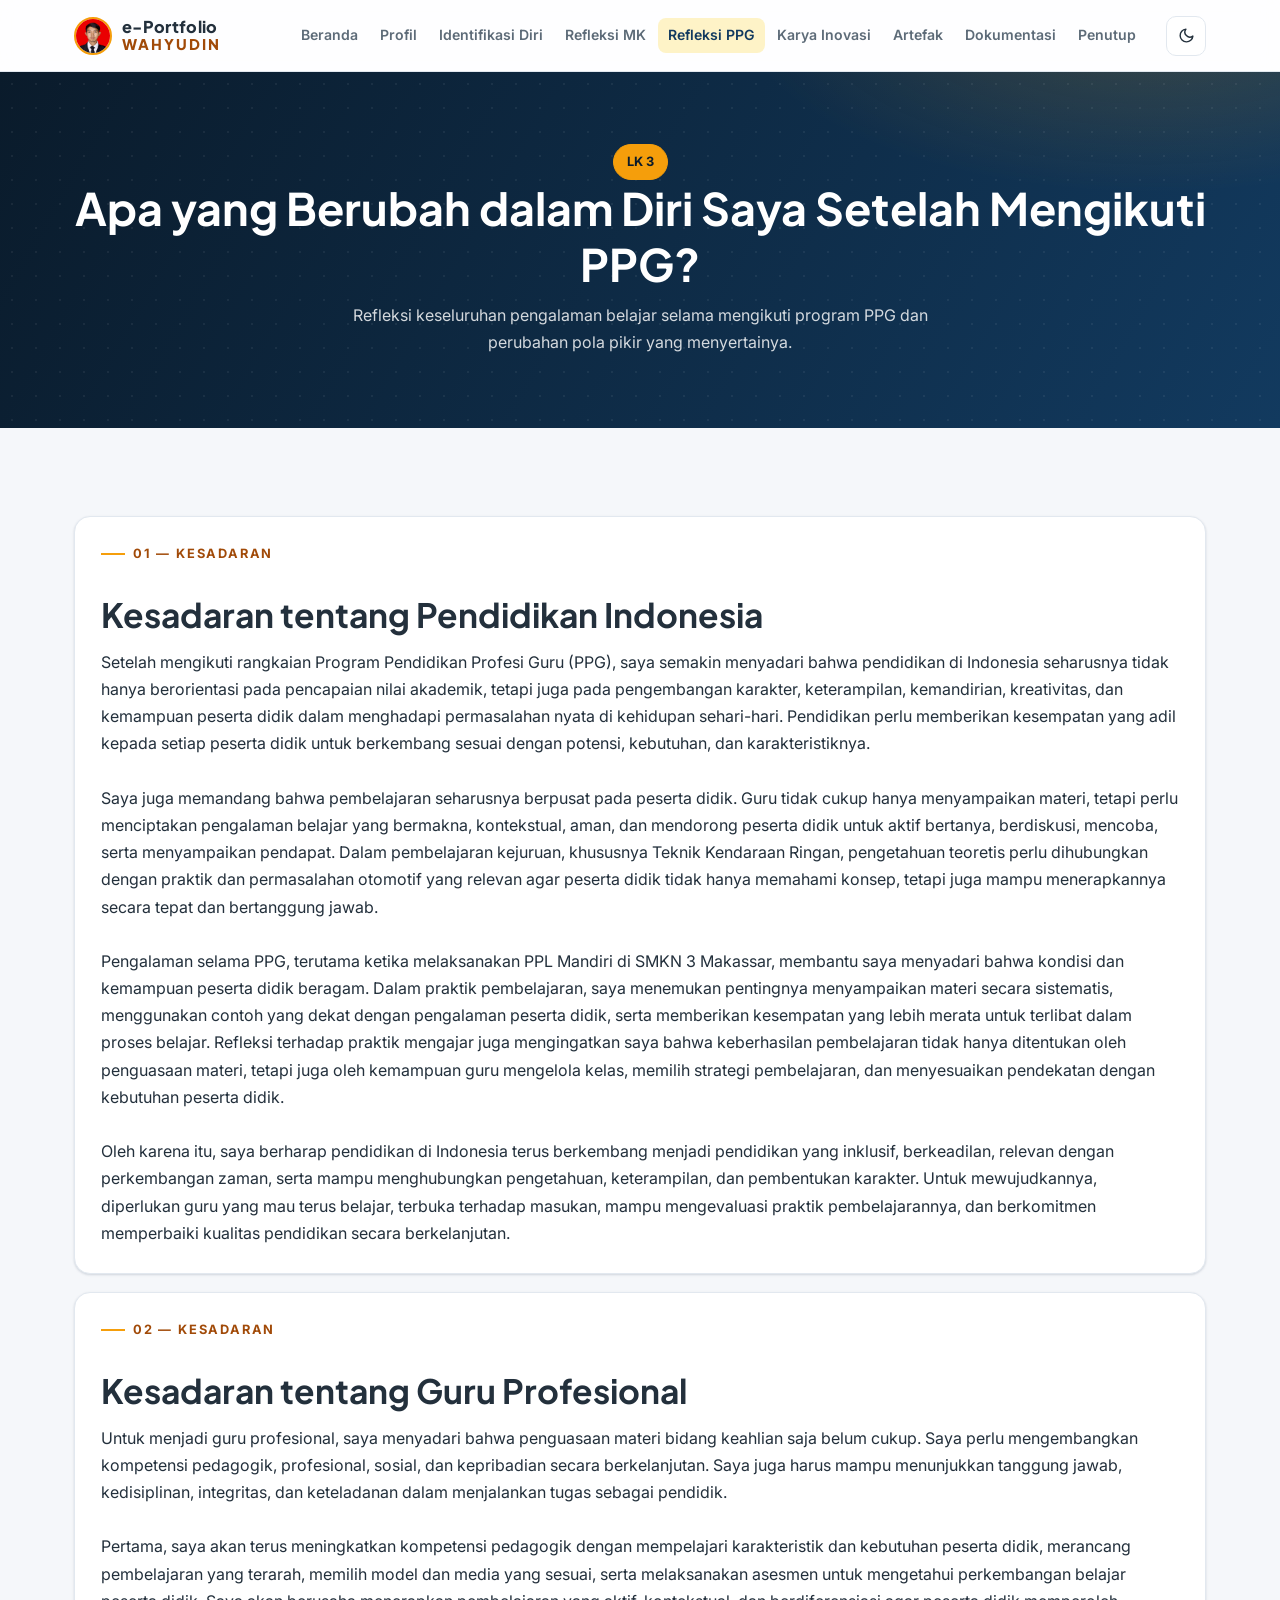
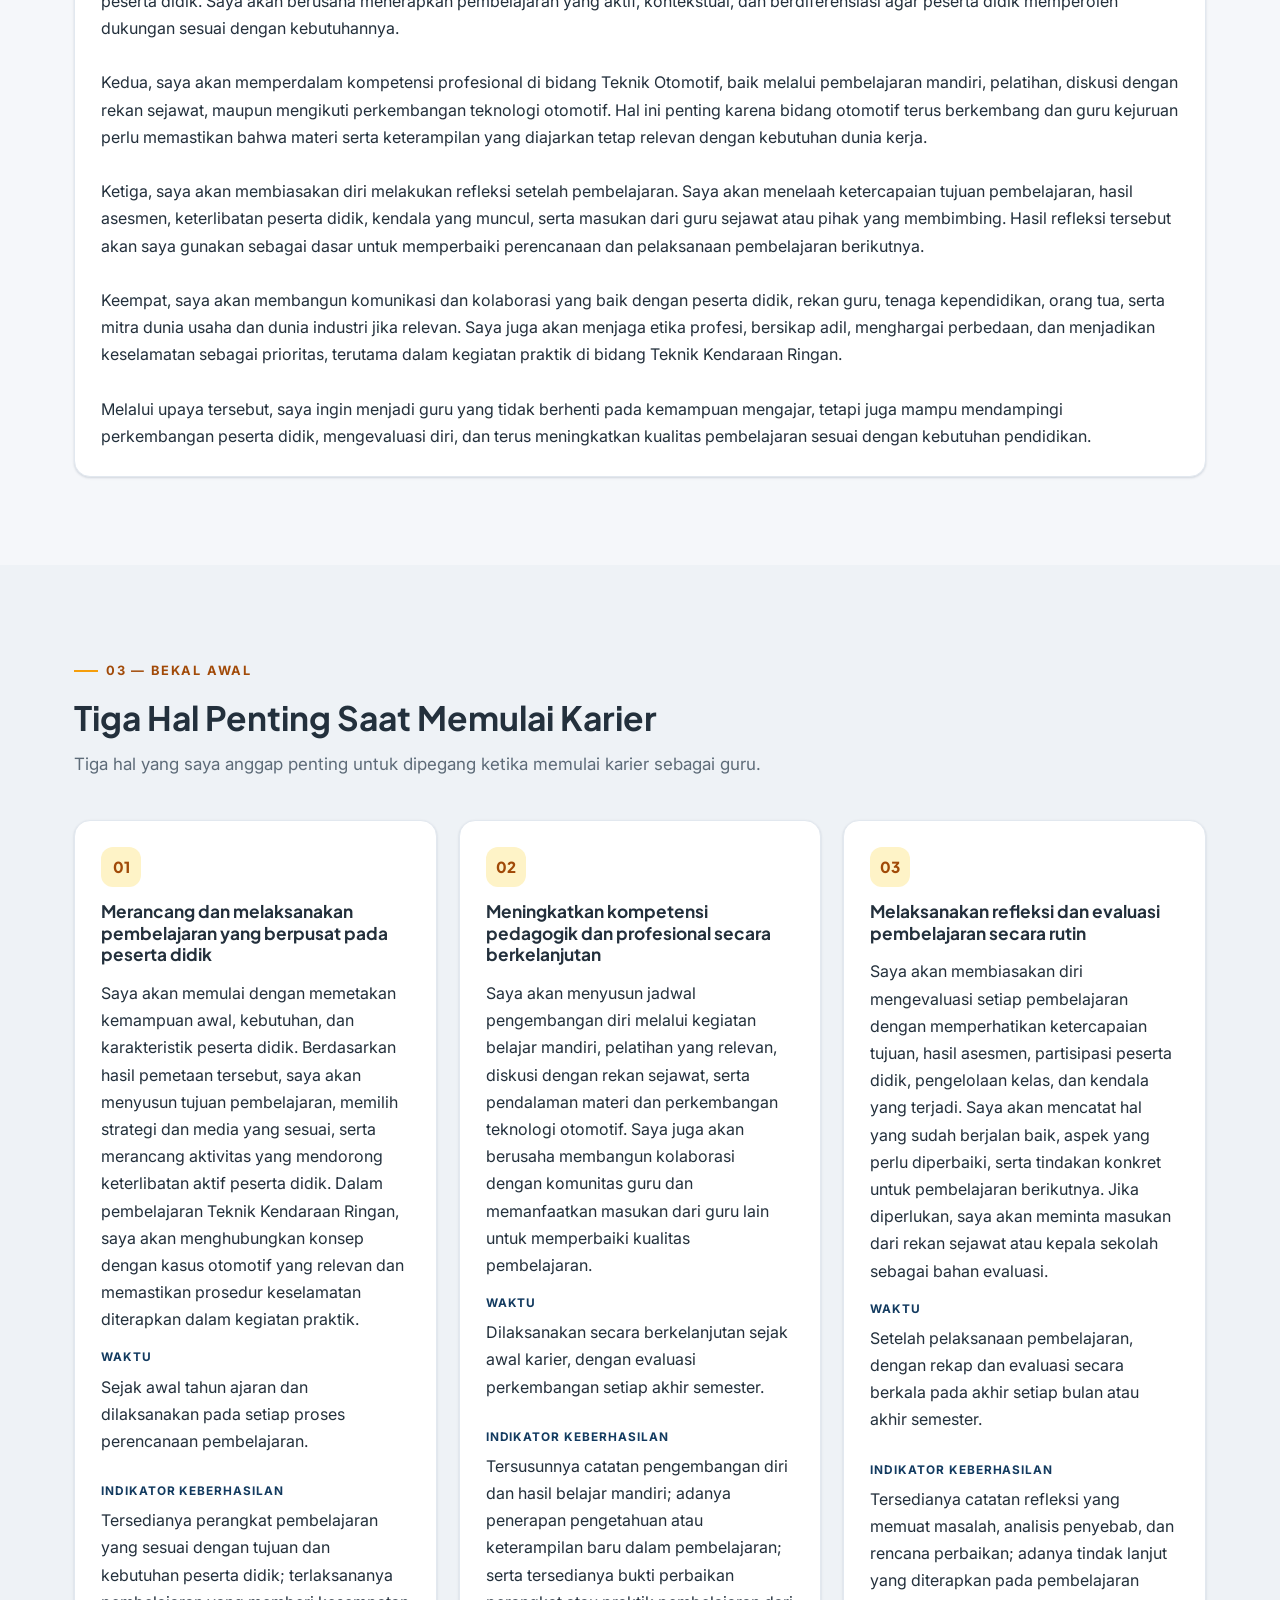
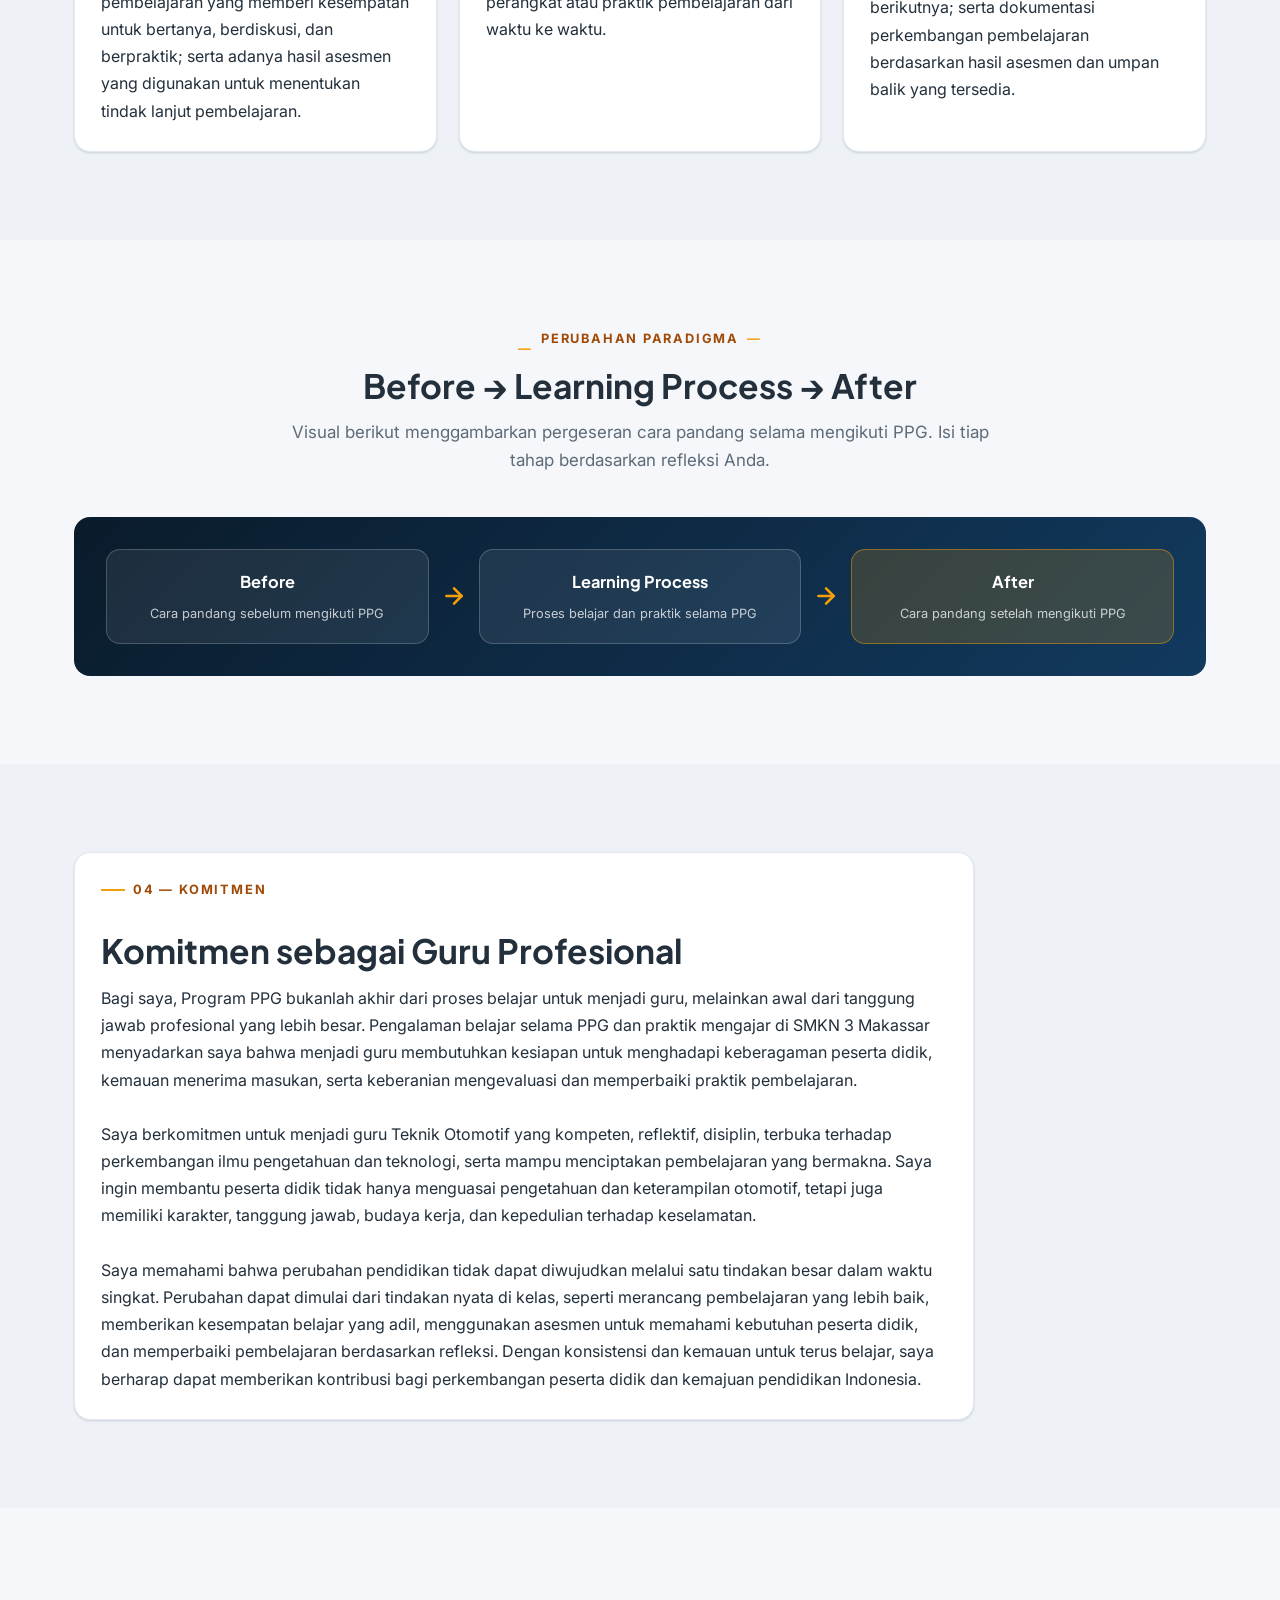
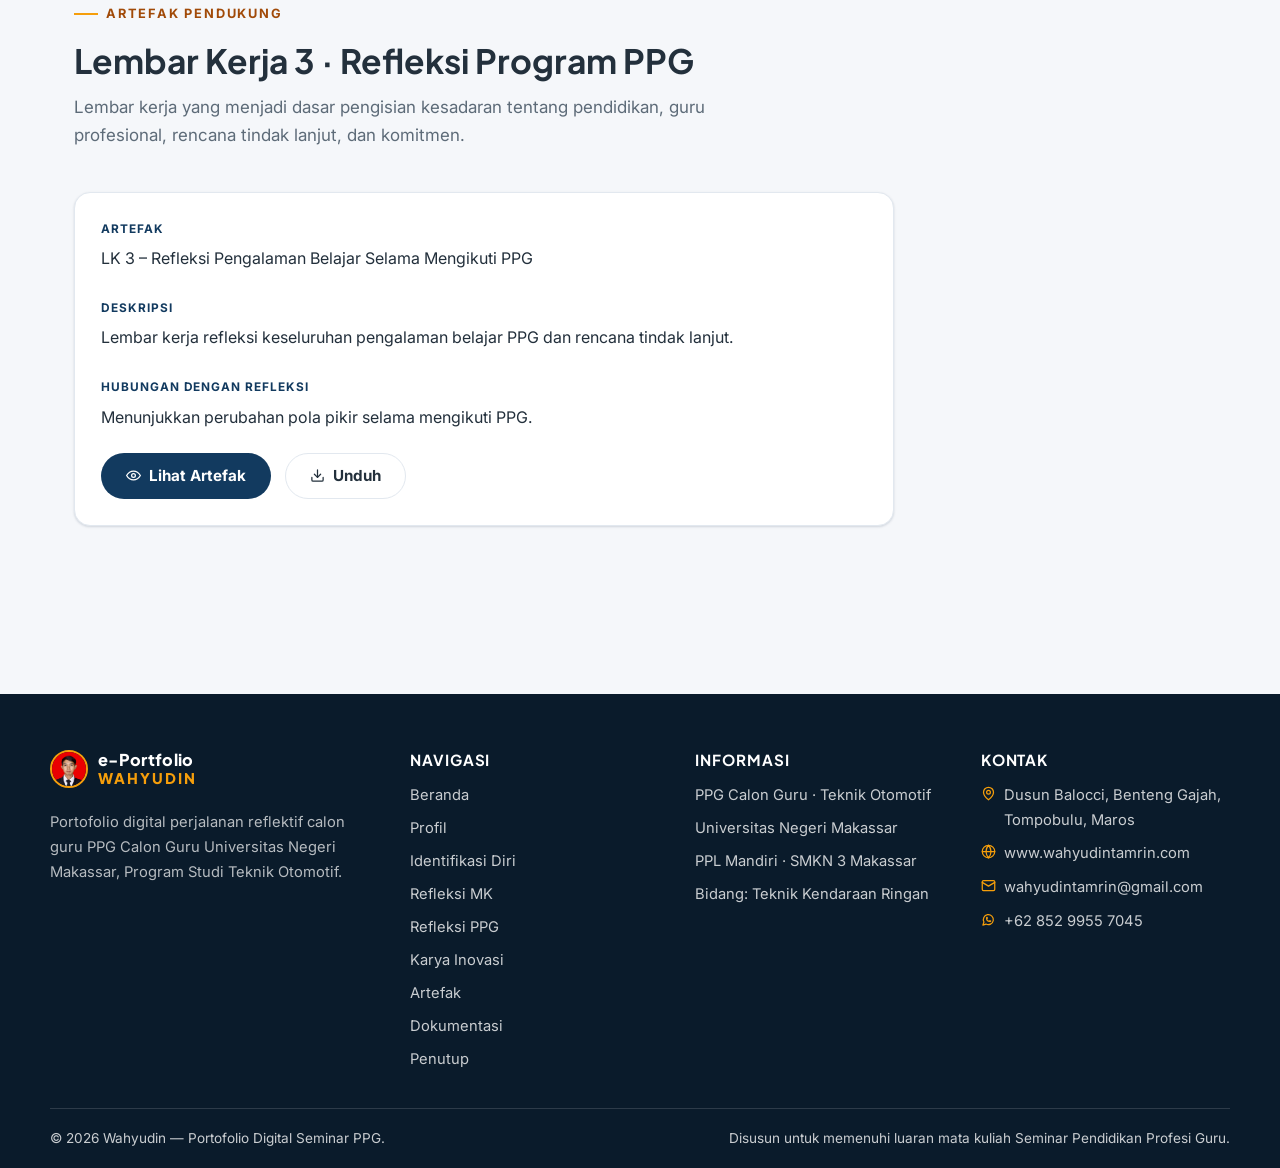
<file: refleksi-program-ppg.html>
<!DOCTYPE html>
<html lang="id">
<head>
  <meta charset="utf-8">
  <meta name="viewport" content="width=device-width, initial-scale=1">
  <title>Refleksi Program PPG | Portofolio Digital Seminar PPG</title>
  <meta name="description" content="Apa yang berubah dalam diri saya setelah mengikuti PPG: kesadaran tentang pendidikan, guru profesional, tiga hal penting, dan komitmen.">
  <meta name="author" content="Wahyudin">
  <link rel="icon" type="image/svg+xml" href="assets/img/favicon.svg">
  <link rel="preconnect" href="https://fonts.googleapis.com">
  <link rel="preconnect" href="https://fonts.gstatic.com" crossorigin>
  <link rel="stylesheet" href="https://fonts.googleapis.com/css2?family=Inter:wght@400;500;600;700&family=Plus+Jakarta+Sans:wght@600;700;800&display=swap">
  <link rel="stylesheet" href="assets/css/style.css">
</head>
<body data-page="program">
  <main id="konten">
    <section class="page-hero">
      <div class="container page-hero__inner">
        <span class="chip chip--accent">LK 3</span>
        <h1>Apa yang Berubah dalam Diri Saya Setelah Mengikuti PPG?</h1>
        <p class="page-hero__lead">Refleksi keseluruhan pengalaman belajar selama mengikuti program PPG dan perubahan pola pikir yang menyertainya.</p>
      </div>
    </section>

    <section class="section">
      <div class="container stack">
        <article class="card section-block reveal">
          <span class="eyebrow">01 &mdash; Kesadaran</span>
          <h2>Kesadaran tentang Pendidikan Indonesia</h2>
          <div data-write="refleksiProgram.pendidikan"></div>
        </article>
        <article class="card section-block reveal">
          <span class="eyebrow">02 &mdash; Kesadaran</span>
          <h2>Kesadaran tentang Guru Profesional</h2>
          <div data-write="refleksiProgram.guruProfesional"></div>
        </article>
      </div>
    </section>

    <section class="section section--tint">
      <div class="container">
        <div class="section-head">
          <span class="eyebrow">03 &mdash; Bekal Awal</span>
          <h2>Tiga Hal Penting Saat Memulai Karier</h2>
          <p class="lead">Tiga hal yang saya anggap penting untuk dipegang ketika memulai karier sebagai guru.</p>
        </div>
        <div class="grid grid--3" data-tigahal></div>
      </div>
    </section>

    <section class="section">
      <div class="container">
        <div class="section-head center">
          <span class="eyebrow">Perubahan Paradigma</span>
          <h2>Before &rarr; Learning Process &rarr; After</h2>
          <p class="lead">Visual berikut menggambarkan pergeseran cara pandang selama mengikuti PPG. Isi tiap tahap berdasarkan refleksi Anda.</p>
        </div>
        <div class="solution reveal">
          <div class="solution__col solution__col--mid">
            <b>Before</b>
            <span>Cara pandang sebelum mengikuti PPG</span>
          </div>
          <div class="solution__arrow" aria-hidden="true">
            <svg width="26" height="26" viewBox="0 0 24 24" fill="none" stroke="currentColor" stroke-width="2.4" stroke-linecap="round" stroke-linejoin="round"><path d="M5 12h14"/><path d="m12 5 7 7-7 7"/></svg>
          </div>
          <div class="solution__col solution__col--mid">
            <b>Learning Process</b>
            <span>Proses belajar dan praktik selama PPG</span>
          </div>
          <div class="solution__arrow" aria-hidden="true">
            <svg width="26" height="26" viewBox="0 0 24 24" fill="none" stroke="currentColor" stroke-width="2.4" stroke-linecap="round" stroke-linejoin="round"><path d="M5 12h14"/><path d="m12 5 7 7-7 7"/></svg>
          </div>
          <div class="solution__col solution__col--end">
            <b>After</b>
            <span>Cara pandang setelah mengikuti PPG</span>
          </div>
        </div>
      </div>
    </section>

    <section class="section section--tint">
      <div class="container">
        <article class="card section-block reveal" style="max-width:900px">
          <span class="eyebrow">04 &mdash; Komitmen</span>
          <h2>Komitmen sebagai Guru Profesional</h2>
          <div data-write="refleksiProgram.komitmen"></div>
        </article>
      </div>
    </section>

    <section class="section">
      <div class="container">
        <div class="section-head">
          <span class="eyebrow">Artefak Pendukung</span>
          <h2>Lembar Kerja 3 &middot; Refleksi Program PPG</h2>
          <p class="lead">Lembar kerja yang menjadi dasar pengisian kesadaran tentang pendidikan, guru profesional, rencana tindak lanjut, dan komitmen.</p>
        </div>
        <article class="card reveal" style="max-width:820px">
          <div class="field"><span class="field__label">Artefak</span><div>LK 3 &ndash; Refleksi Pengalaman Belajar Selama Mengikuti PPG</div></div>
          <div class="field"><span class="field__label">Deskripsi</span><div>Lembar kerja refleksi keseluruhan pengalaman belajar PPG dan rencana tindak lanjut.</div></div>
          <div class="field"><span class="field__label">Hubungan dengan refleksi</span><div>Menunjukkan perubahan pola pikir selama mengikuti PPG.</div></div>
          <div class="hero__cta" style="margin-top:8px">
            <button class="btn btn--navy" type="button" data-open-media="assets/artefak/LK 3 Refleksi PPG.pdf" data-media-label="LK 3 – Refleksi Program PPG"><svg width="15" height="15" viewBox="0 0 24 24" fill="none" stroke="currentColor" stroke-width="2" stroke-linecap="round" stroke-linejoin="round"><path d="M1 12s4-7 11-7 11 7 11 7-4 7-11 7-11-7-11-7z"/><circle cx="12" cy="12" r="3"/></svg> Lihat Artefak</button>
            <a class="btn btn--outline" href="assets/artefak/LK 3 Refleksi PPG.pdf" download><svg width="15" height="15" viewBox="0 0 24 24" fill="none" stroke="currentColor" stroke-width="2" stroke-linecap="round" stroke-linejoin="round"><path d="M21 15v4a2 2 0 0 1-2 2H5a2 2 0 0 1-2-2v-4"/><path d="M7 10l5 5 5-5"/><path d="M12 15V3"/></svg> Unduh</a>
          </div>
        </article>
      </div>
    </section>
  </main>

  <script src="assets/js/data.js"></script>
  <script src="assets/js/site.js"></script>
  <script src="assets/js/main.js"></script>
  <script src="assets/js/components.js"></script>
</body>
</html>
</file>
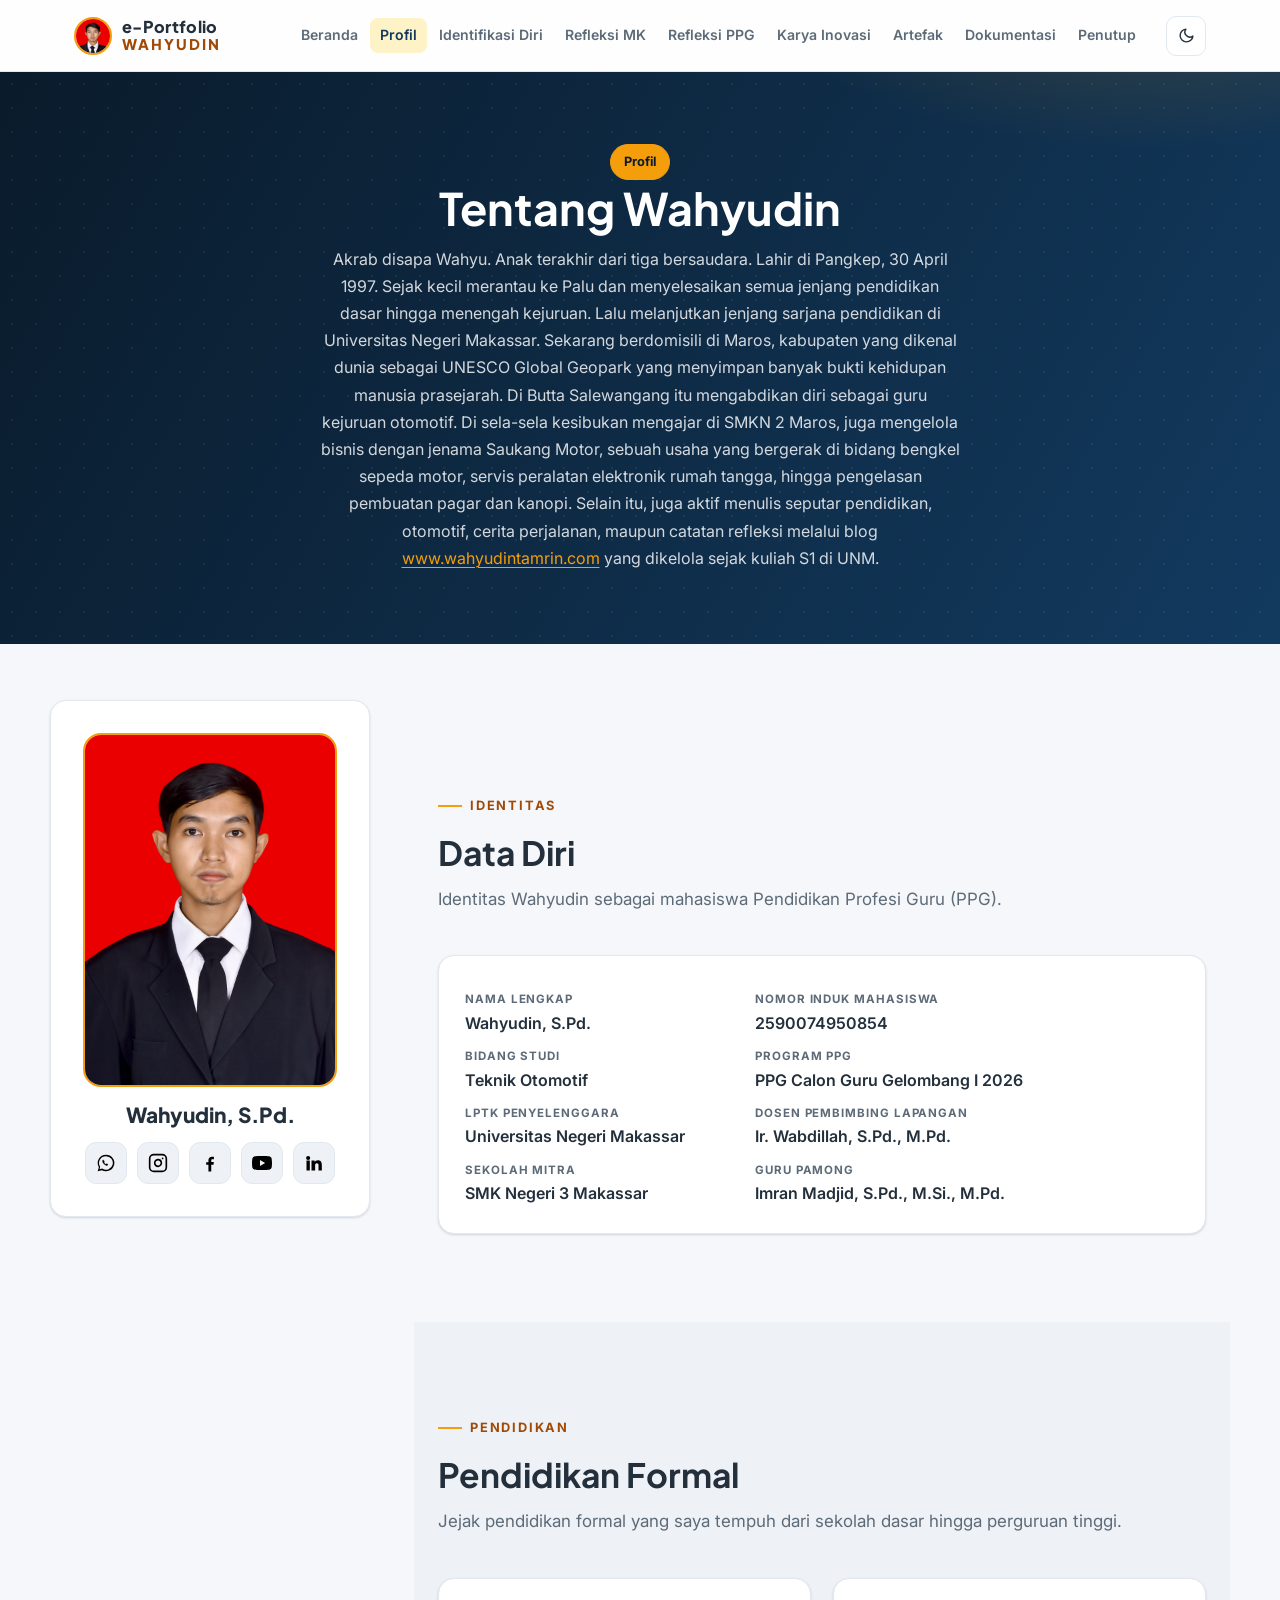
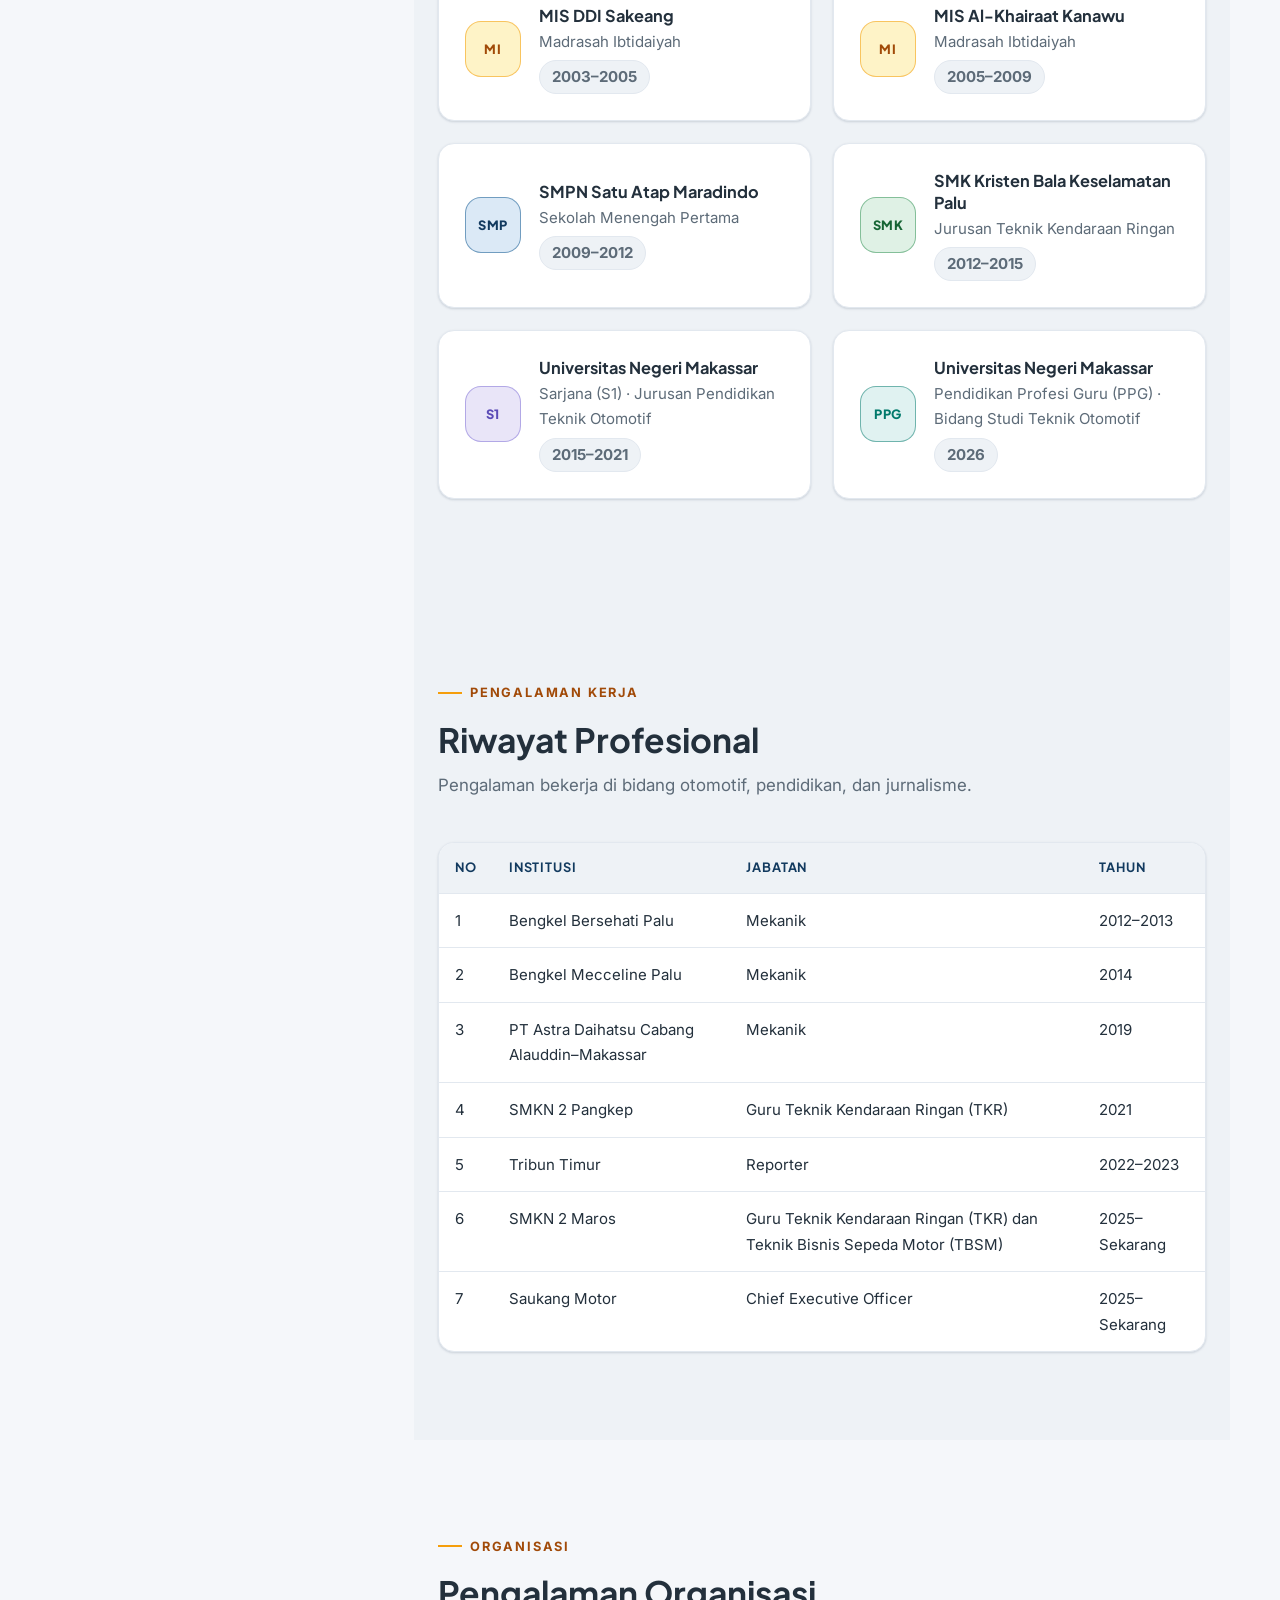
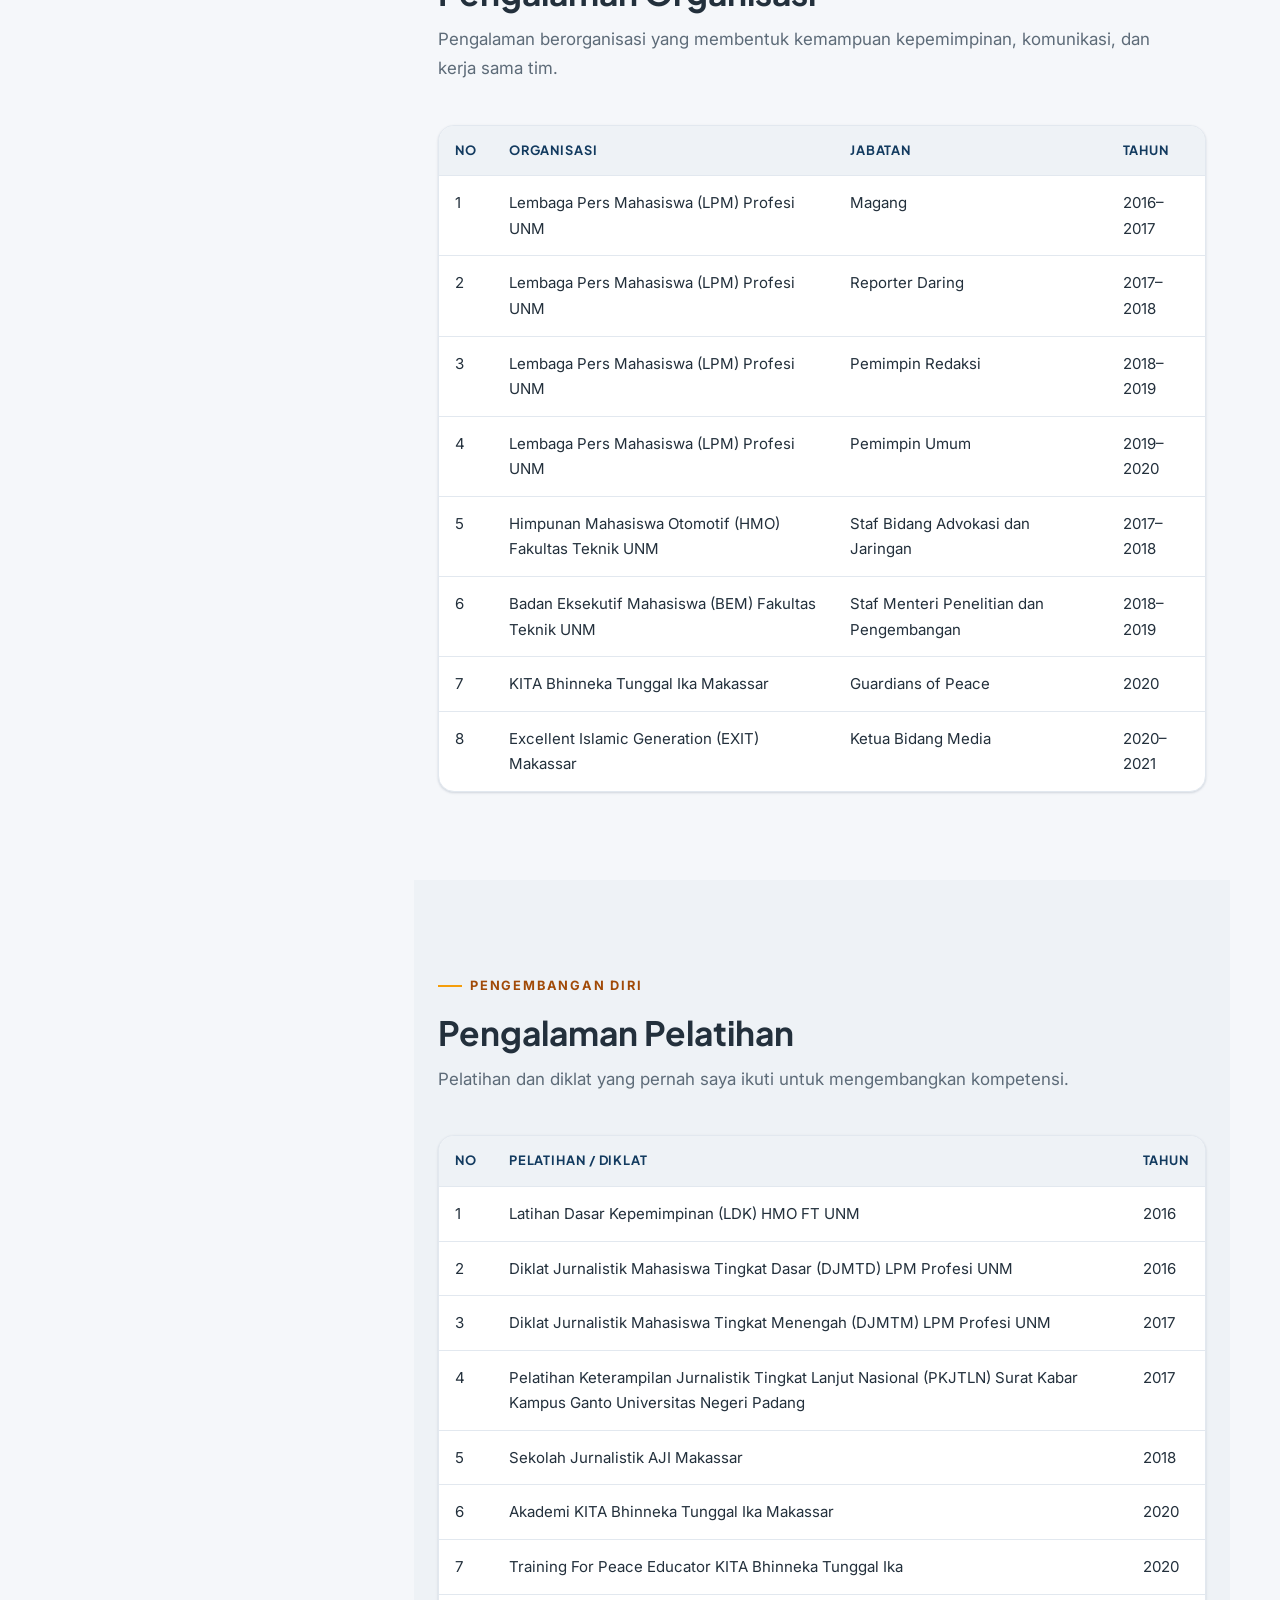
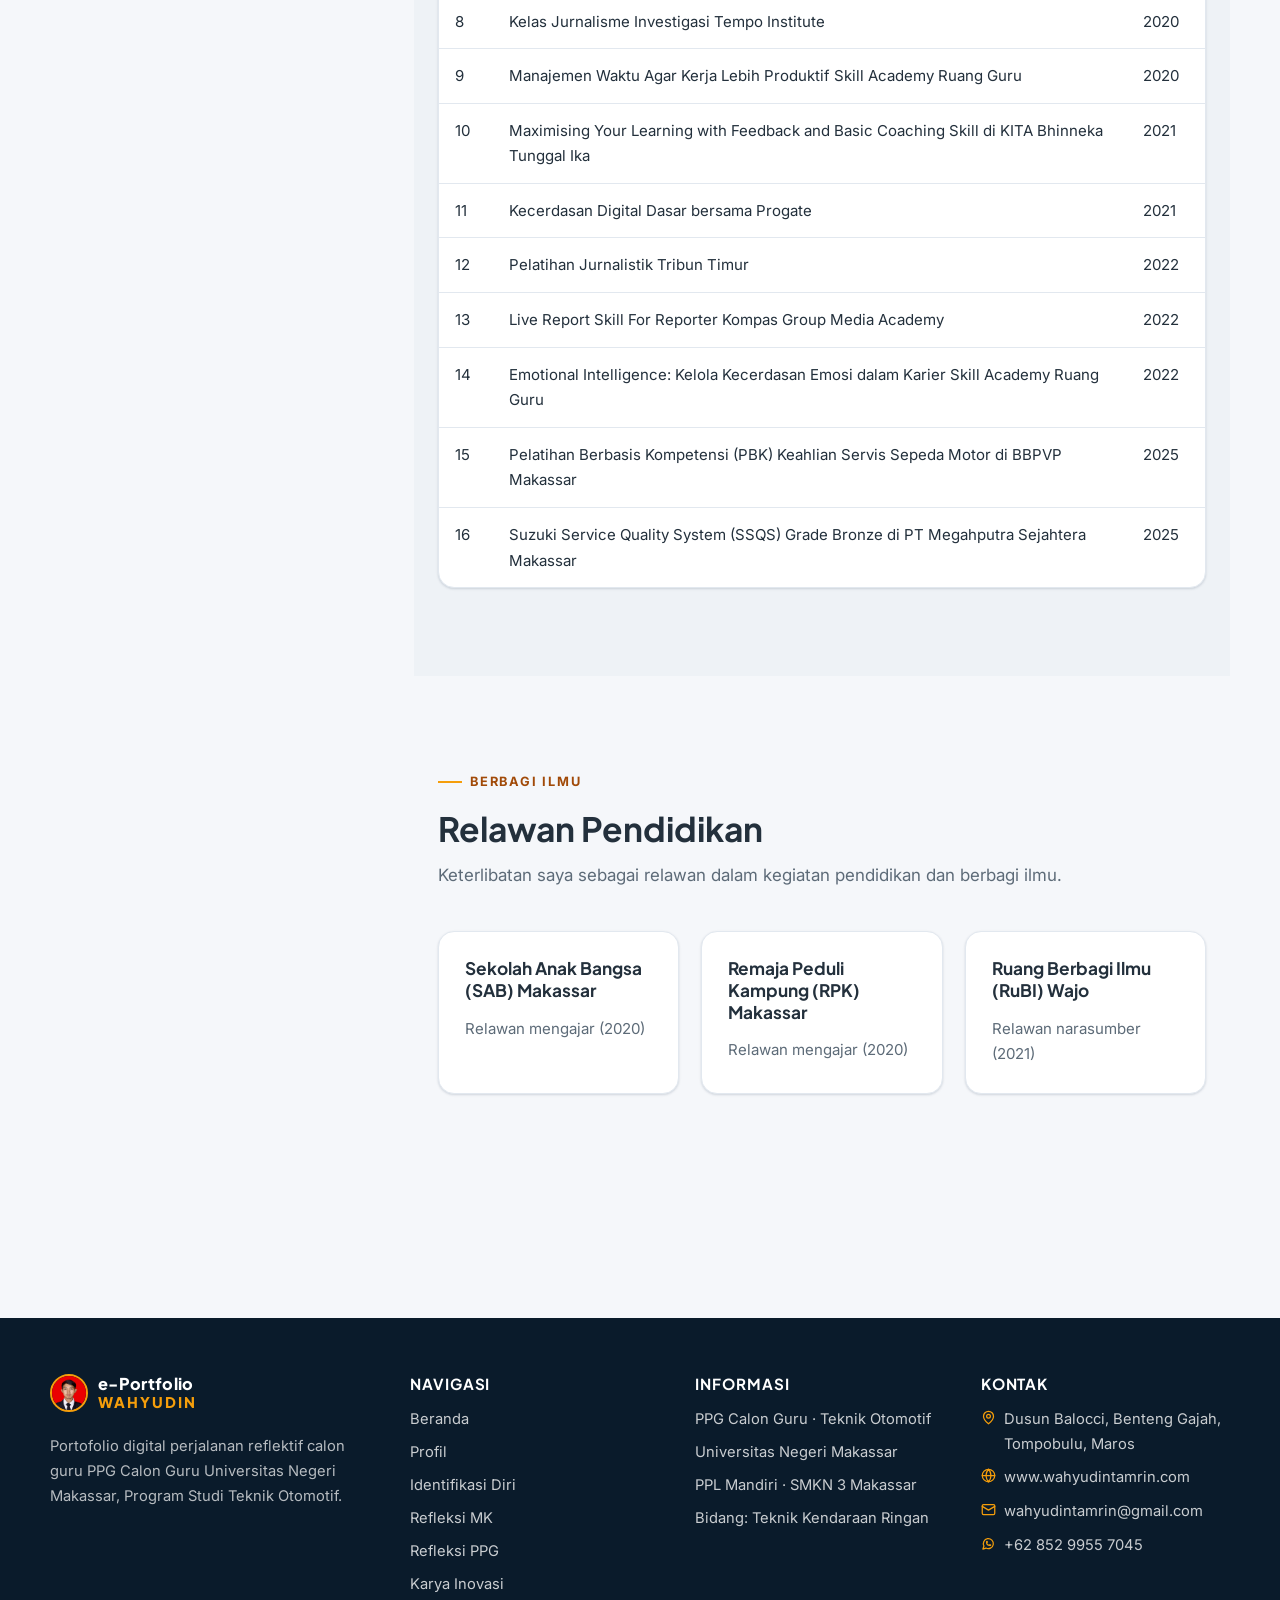
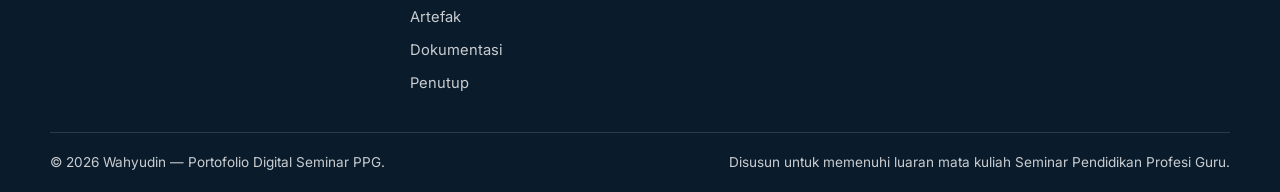
<file: tentang.html>
<!DOCTYPE html>
<html lang="id">
<head>
  <meta charset="utf-8">
  <meta name="viewport" content="width=device-width, initial-scale=1">
  <title>Tentang Saya | Portofolio Digital Seminar PPG</title>
  <meta name="description" content="Profil dan perjalanan Wahyudin, mahasiswa PPG Calon Guru Teknik Otomotif Universitas Negeri Makassar.">
  <meta name="author" content="Wahyudin">
  <link rel="icon" type="image/svg+xml" href="assets/img/favicon.svg">
  <link rel="preconnect" href="https://fonts.googleapis.com">
  <link rel="preconnect" href="https://fonts.gstatic.com" crossorigin>
  <link rel="stylesheet" href="https://fonts.googleapis.com/css2?family=Inter:wght@400;500;600;700&family=Plus+Jakarta+Sans:wght@600;700;800&display=swap">
  <link rel="stylesheet" href="assets/css/style.css">
</head>
<body data-page="tentang">
  <main id="konten">
    <section class="page-hero">
      <div class="container page-hero__inner">
        <span class="chip chip--accent">Profil</span>
        <h1>Tentang Wahyudin</h1>
        <p class="page-hero__lead">Akrab disapa Wahyu. Anak terakhir dari tiga bersaudara. Lahir di Pangkep, 30 April 1997. Sejak kecil merantau ke Palu dan menyelesaikan semua jenjang pendidikan dasar hingga menengah kejuruan. Lalu melanjutkan jenjang sarjana pendidikan di Universitas Negeri Makassar. Sekarang berdomisili di Maros, kabupaten yang dikenal dunia sebagai UNESCO Global Geopark yang menyimpan banyak bukti kehidupan manusia prasejarah. Di Butta Salewangang itu mengabdikan diri sebagai guru kejuruan otomotif. Di sela-sela kesibukan mengajar di SMKN 2 Maros, juga mengelola bisnis dengan jenama Saukang Motor, sebuah usaha yang bergerak di bidang bengkel sepeda motor, servis peralatan elektronik rumah tangga, hingga pengelasan pembuatan pagar dan kanopi. Selain itu, juga aktif menulis seputar pendidikan, otomotif, cerita perjalanan, maupun catatan refleksi melalui blog <a class="page-hero__link" href="https://www.wahyudintamrin.com" target="_blank" rel="noopener">www.wahyudintamrin.com</a> yang dikelola sejak kuliah S1 di UNM.</p>
      </div>
    </section>

    <div class="container profile-layout">
      <aside class="profile-side">
        <div class="card profile-card">
          <button type="button" class="profile-photo__img" data-open-media="assets/img/profil.jpg" data-media-label="Foto Profil Wahyudin" aria-label="Perbesar foto profil Wahyudin">
            <img src="assets/img/profil.jpg" alt="Foto profil Wahyudin">
          </button>
          <div class="profile-card__name">Wahyudin, S.Pd.</div>
          <div class="profile-social">
            <a href="https://wa.me/6285299557045" target="_blank" rel="noopener" aria-label="WhatsApp Wahyudin"><img src="assets/img/social/wa.svg" alt="WhatsApp"></a>
            <a href="https://www.instagram.com/wahyudintamrin" target="_blank" rel="noopener" aria-label="Instagram Wahyudin"><img src="assets/img/social/ig.svg" alt="Instagram"></a>
            <a href="https://web.facebook.com/wahyudintamrinn" target="_blank" rel="noopener" aria-label="Facebook Wahyudin"><img src="assets/img/social/fb.svg" alt="Facebook"></a>
            <a href="https://www.youtube.com/@wahyudintamrin" target="_blank" rel="noopener" aria-label="YouTube Wahyudin"><img src="assets/img/social/yt.svg" alt="YouTube"></a>
            <a href="https://www.linkedin.com/in/wahyudin-tamrin" target="_blank" rel="noopener" aria-label="LinkedIn Wahyudin"><img src="assets/img/social/li.svg" alt="LinkedIn"></a>
          </div>
        </div>
      </aside>
      <div class="profile-main">
    <section class="section">
      <div class="container">
        <div class="section-head">
          <span class="eyebrow">Identitas</span>
          <h2>Data Diri</h2>
          <p class="lead">Identitas Wahyudin sebagai mahasiswa Pendidikan Profesi Guru (PPG).</p>
        </div>
        <div class="profile-box reveal">
          <div>
            <div class="profile-box__grid">
              <div><b>Nama Lengkap</b><span>Wahyudin, S.Pd.</span></div>
              <div><b>Nomor Induk Mahasiswa</b><span>2590074950854</span></div>
              <div><b>Bidang Studi</b><span>Teknik Otomotif</span></div>
              <div><b>Program PPG</b><span>PPG Calon Guru Gelombang I 2026</span></div>
              <div><b>LPTK Penyelenggara</b><span>Universitas Negeri Makassar</span></div>
              <div><b>Dosen Pembimbing Lapangan</b><span>Ir. Wabdillah, S.Pd., M.Pd.</span></div>
              <div><b>Sekolah Mitra</b><span>SMK Negeri 3 Makassar</span></div>
              <div><b>Guru Pamong</b><span>Imran Madjid, S.Pd., M.Si., M.Pd.</span></div>
            </div>
          </div>
        </div>
      </div>
    </section>

    <section class="section section--tint">
      <div class="container">
        <div class="section-head">
          <span class="eyebrow">Pendidikan</span>
          <h2>Pendidikan Formal</h2>
          <p class="lead">Jejak pendidikan formal yang saya tempuh dari sekolah dasar hingga perguruan tinggi.</p>
        </div>
        <div class="grid grid--2 reveal">
          <article class="card edu-card">
            <div class="edu-card__emblem edu-card__emblem--mi"><span>MI</span></div>
            <div class="edu-card__body">
              <h3>MIS DDI Sakeang</h3>
              <p class="edu-card__meta">Madrasah Ibtidaiyah</p>
              <p class="edu-card__year">2003–2005</p>
            </div>
          </article>
          <article class="card edu-card">
            <div class="edu-card__emblem edu-card__emblem--mi"><span>MI</span></div>
            <div class="edu-card__body">
              <h3>MIS Al-Khairaat Kanawu</h3>
              <p class="edu-card__meta">Madrasah Ibtidaiyah</p>
              <p class="edu-card__year">2005–2009</p>
            </div>
          </article>
          <article class="card edu-card">
            <div class="edu-card__emblem edu-card__emblem--smp"><span>SMP</span></div>
            <div class="edu-card__body">
              <h3>SMPN Satu Atap Maradindo</h3>
              <p class="edu-card__meta">Sekolah Menengah Pertama</p>
              <p class="edu-card__year">2009–2012</p>
            </div>
          </article>
          <article class="card edu-card">
            <div class="edu-card__emblem edu-card__emblem--smk"><span>SMK</span></div>
            <div class="edu-card__body">
              <h3>SMK Kristen Bala Keselamatan Palu</h3>
              <p class="edu-card__meta">Jurusan Teknik Kendaraan Ringan</p>
              <p class="edu-card__year">2012–2015</p>
            </div>
          </article>
          <article class="card edu-card reveal">
            <div class="edu-card__emblem edu-card__emblem--s1"><span>S1</span></div>
            <div class="edu-card__body">
              <h3>Universitas Negeri Makassar</h3>
              <p class="edu-card__meta">Sarjana (S1) &middot; Jurusan Pendidikan Teknik Otomotif</p>
              <p class="edu-card__year">2015–2021</p>
            </div>
          </article>
          <article class="card edu-card reveal">
            <div class="edu-card__emblem edu-card__emblem--ppg"><span>PPG</span></div>
            <div class="edu-card__body">
              <h3>Universitas Negeri Makassar</h3>
              <p class="edu-card__meta">Pendidikan Profesi Guru (PPG) &middot; Bidang Studi Teknik Otomotif</p>
              <p class="edu-card__year">2026</p>
            </div>
          </article>
        </div>
      </div>
    </section>

    <section class="section section--tint">
      <div class="container">
        <div class="section-head">
          <span class="eyebrow">Pengalaman Kerja</span>
          <h2>Riwayat Profesional</h2>
          <p class="lead">Pengalaman bekerja di bidang otomotif, pendidikan, dan jurnalisme.</p>
        </div>
        <div class="table-wrap reveal">
          <table>
            <caption class="sr-only">Riwayat profesional</caption>
            <thead>
              <tr><th scope="col">No</th><th scope="col">Institusi</th><th scope="col">Jabatan</th><th scope="col">Tahun</th></tr>
            </thead>
            <tbody>
              <tr><td>1</td><td>Bengkel Bersehati Palu</td><td>Mekanik</td><td>2012–2013</td></tr>
              <tr><td>2</td><td>Bengkel Mecceline Palu</td><td>Mekanik</td><td>2014</td></tr>
              <tr><td>3</td><td>PT Astra Daihatsu Cabang Alauddin–Makassar</td><td>Mekanik</td><td>2019</td></tr>
              <tr><td>4</td><td>SMKN 2 Pangkep</td><td>Guru Teknik Kendaraan Ringan (TKR)</td><td>2021</td></tr>
              <tr><td>5</td><td>Tribun Timur</td><td>Reporter</td><td>2022–2023</td></tr>
              <tr><td>6</td><td>SMKN 2 Maros</td><td>Guru Teknik Kendaraan Ringan (TKR) dan Teknik Bisnis Sepeda Motor (TBSM)</td><td>2025–Sekarang</td></tr>
              <tr><td>7</td><td>Saukang Motor</td><td>Chief Executive Officer</td><td>2025–Sekarang</td></tr>
            </tbody>
          </table>
        </div>
      </div>
    </section>

    <section class="section">
      <div class="container">
        <div class="section-head">
          <span class="eyebrow">Organisasi</span>
          <h2>Pengalaman Organisasi</h2>
          <p class="lead">Pengalaman berorganisasi yang membentuk kemampuan kepemimpinan, komunikasi, dan kerja sama tim.</p>
        </div>
        <div class="table-wrap reveal">
          <table>
            <caption class="sr-only">Pengalaman organisasi</caption>
            <thead>
              <tr><th scope="col">No</th><th scope="col">Organisasi</th><th scope="col">Jabatan</th><th scope="col">Tahun</th></tr>
            </thead>
            <tbody>
              <tr><td>1</td><td>Lembaga Pers Mahasiswa (LPM) Profesi UNM</td><td>Magang</td><td>2016–2017</td></tr>
              <tr><td>2</td><td>Lembaga Pers Mahasiswa (LPM) Profesi UNM</td><td>Reporter Daring</td><td>2017–2018</td></tr>
              <tr><td>3</td><td>Lembaga Pers Mahasiswa (LPM) Profesi UNM</td><td>Pemimpin Redaksi</td><td>2018–2019</td></tr>
              <tr><td>4</td><td>Lembaga Pers Mahasiswa (LPM) Profesi UNM</td><td>Pemimpin Umum</td><td>2019–2020</td></tr>
              <tr><td>5</td><td>Himpunan Mahasiswa Otomotif (HMO) Fakultas Teknik UNM</td><td>Staf Bidang Advokasi dan Jaringan</td><td>2017–2018</td></tr>
              <tr><td>6</td><td>Badan Eksekutif Mahasiswa (BEM) Fakultas Teknik UNM</td><td>Staf Menteri Penelitian dan Pengembangan</td><td>2018–2019</td></tr>
              <tr><td>7</td><td>KITA Bhinneka Tunggal Ika Makassar</td><td>Guardians of Peace</td><td>2020</td></tr>
              <tr><td>8</td><td>Excellent Islamic Generation (EXIT) Makassar</td><td>Ketua Bidang Media</td><td>2020–2021</td></tr>
            </tbody>
          </table>
        </div>
      </div>
    </section>

    <section class="section section--tint">
      <div class="container">
        <div class="section-head">
          <span class="eyebrow">Pengembangan Diri</span>
          <h2>Pengalaman Pelatihan</h2>
          <p class="lead">Pelatihan dan diklat yang pernah saya ikuti untuk mengembangkan kompetensi.</p>
        </div>
        <div class="table-wrap reveal">
          <table>
            <caption class="sr-only">Daftar pengalaman pelatihan</caption>
            <thead>
              <tr><th scope="col">No</th><th scope="col">Pelatihan / Diklat</th><th scope="col">Tahun</th></tr>
            </thead>
            <tbody>
              <tr><td>1</td><td>Latihan Dasar Kepemimpinan (LDK) HMO FT UNM</td><td>2016</td></tr>
              <tr><td>2</td><td>Diklat Jurnalistik Mahasiswa Tingkat Dasar (DJMTD) LPM Profesi UNM</td><td>2016</td></tr>
              <tr><td>3</td><td>Diklat Jurnalistik Mahasiswa Tingkat Menengah (DJMTM) LPM Profesi UNM</td><td>2017</td></tr>
              <tr><td>4</td><td>Pelatihan Keterampilan Jurnalistik Tingkat Lanjut Nasional (PKJTLN) Surat Kabar Kampus Ganto Universitas Negeri Padang</td><td>2017</td></tr>
              <tr><td>5</td><td>Sekolah Jurnalistik AJI Makassar</td><td>2018</td></tr>
              <tr><td>6</td><td>Akademi KITA Bhinneka Tunggal Ika Makassar</td><td>2020</td></tr>
              <tr><td>7</td><td>Training For Peace Educator KITA Bhinneka Tunggal Ika</td><td>2020</td></tr>
              <tr><td>8</td><td>Kelas Jurnalisme Investigasi Tempo Institute</td><td>2020</td></tr>
              <tr><td>9</td><td>Manajemen Waktu Agar Kerja Lebih Produktif Skill Academy Ruang Guru</td><td>2020</td></tr>
              <tr><td>10</td><td>Maximising Your Learning with Feedback and Basic Coaching Skill di KITA Bhinneka Tunggal Ika</td><td>2021</td></tr>
              <tr><td>11</td><td>Kecerdasan Digital Dasar bersama Progate</td><td>2021</td></tr>
              <tr><td>12</td><td>Pelatihan Jurnalistik Tribun Timur</td><td>2022</td></tr>
              <tr><td>13</td><td>Live Report Skill For Reporter Kompas Group Media Academy</td><td>2022</td></tr>
              <tr><td>14</td><td>Emotional Intelligence: Kelola Kecerdasan Emosi dalam Karier Skill Academy Ruang Guru</td><td>2022</td></tr>
              <tr><td>15</td><td>Pelatihan Berbasis Kompetensi (PBK) Keahlian Servis Sepeda Motor di BBPVP Makassar</td><td>2025</td></tr>
              <tr><td>16</td><td>Suzuki Service Quality System (SSQS) Grade Bronze di PT Megahputra Sejahtera Makassar</td><td>2025</td></tr>
            </tbody>
          </table>
        </div>
      </div>
    </section>

    <section class="section">
      <div class="container">
        <div class="section-head">
          <span class="eyebrow">Berbagi Ilmu</span>
          <h2>Relawan Pendidikan</h2>
          <p class="lead">Keterlibatan saya sebagai relawan dalam kegiatan pendidikan dan berbagi ilmu.</p>
        </div>
        <div class="grid grid--3 reveal">
          <article class="card"><h3>Sekolah Anak Bangsa (SAB) Makassar</h3><p>Relawan mengajar (2020)</p></article>
          <article class="card"><h3>Remaja Peduli Kampung (RPK) Makassar</h3><p>Relawan mengajar (2020)</p></article>
          <article class="card"><h3>Ruang Berbagi Ilmu (RuBI) Wajo</h3><p>Relawan narasumber (2021)</p></article>
        </div>
      </div>
    </section>
      </div>
    </div>
  </main>

  <script src="assets/js/data.js"></script>
  <script src="assets/js/site.js"></script>
  <script src="assets/js/main.js"></script>
  <script src="assets/js/components.js"></script>
</body>
</html>
</file>
<file: assets/css/style.css>
:root{
  --navy-950:#0a1b2b;
  --navy-900:#0e2a44;
  --navy-700:#123a5f;
  --navy-500:#1d5f94;
  --navy-400:#2d79b3;
  --accent:#f59e0b;
  --accent-600:#d97706;
  --accent-100:#fef3c7;
  --bg:#f5f7fa;
  --surface:#ffffff;
  --ink:#23303c;
  --muted:#5d6b78;
  --soft:#eef2f6;
  --line:#e2e8ef;
  --warn-bg:#fff7e6;
  --warn-line:#fcd34d;
  --ok:#166534;
  --heading:#123a5f;
  --accent-text:#a14a08;
  --radius:16px;
  --radius-sm:10px;
  --shadow-sm:0 1px 2px rgba(14,42,68,.06),0 1px 3px rgba(14,42,68,.1);
  --shadow-md:0 6px 18px rgba(14,42,68,.10);
  --shadow-lg:0 18px 44px rgba(14,42,68,.18);
  --font-head:"Plus Jakarta Sans","Segoe UI",system-ui,-apple-system,sans-serif;
  --font-body:"Inter","Segoe UI",system-ui,-apple-system,sans-serif;
  --maxw:1180px;
  --transition:.25s ease;
}
[data-theme="dark"]{
  --bg:#0b1520;
  --surface:#10212f;
  --ink:#e7eef4;
  --muted:#9db0bf;
  --soft:#16293a;
  --line:#22374a;
  --warn-bg:#2a2312;
  --warn-line:#b07d10;
  --heading:#9cc9ee;
  --accent-text:#fbbf24;
  --accent-100:#3b2a0a;
  --ok:#4ade80;
  --shadow-md:0 6px 18px rgba(0,0,0,.4);
  --shadow-lg:0 18px 44px rgba(0,0,0,.5);
}
*{box-sizing:border-box;margin:0;padding:0}
html{scroll-behavior:smooth;-webkit-text-size-adjust:100%}
body{
  font-family:var(--font-body);
  background:var(--bg);
  color:var(--ink);
  line-height:1.7;
  font-size:16px;
  transition:background var(--transition),color var(--transition);
}
img,svg{max-width:100%;vertical-align:middle}
a{color:var(--navy-500);text-decoration:none}
a:hover{color:var(--heading)}
h1,h2,h3,h4{font-family:var(--font-head);line-height:1.25;font-weight:700;color:inherit}
h1{font-size:clamp(2rem,5vw,3.1rem)}
h2{font-size:clamp(1.5rem,3.4vw,2.1rem)}
h3{font-size:1.18rem}
p{max-width:72ch}
button{font:inherit}
:focus-visible{outline:3px solid var(--accent);outline-offset:2px;border-radius:6px}

.container{width:100%;max-width:var(--maxw);margin-inline:auto;padding-inline:24px}
.container--wide{max-width:1480px}
.section{padding:clamp(3rem,7vw,5.5rem) 0}
.section--tint{background:var(--soft)}
.eyebrow{
  display:inline-flex;align-items:center;gap:8px;
  font-size:.8rem;font-weight:700;letter-spacing:.14em;text-transform:uppercase;
  color:var(--accent-text);margin-bottom:14px;
}
.eyebrow::before{content:"";width:24px;height:2px;background:var(--accent)}
.lead{font-size:1.06rem;color:var(--muted);margin-top:12px}
.section-head{max-width:720px;margin-bottom:clamp(1.6rem,4vw,2.6rem)}
.section-head.center{margin-inline:auto;text-align:center}
.section-head.center .eyebrow::after,.section-head.center .eyebrow::before{content:"—";width:auto;background:none;color:var(--accent)}

.header-fix{height:var(--hdr);}
:root{--hdr:72px}
.site-header{
  position:fixed;inset:0 0 auto 0;z-index:60;height:var(--hdr);
  background:color-mix(in srgb,var(--surface) 86%,transparent);
  backdrop-filter:blur(12px);-webkit-backdrop-filter:blur(12px);
  border-bottom:1px solid var(--line);
}
.header__inner{height:100%;display:flex;align-items:center;gap:20px}
.brand{display:inline-flex;align-items:center;gap:10px;color:var(--ink)}
.brand:hover{color:var(--ink)}
.brand__mark{
  width:38px;height:38px;border-radius:50%;flex:none;overflow:hidden;
  background:var(--soft);border:2px solid var(--accent);display:grid;place-items:center;
}
.brand__mark img{width:100%;height:100%;object-fit:cover;display:block}
.brand__text{font-family:var(--font-head);font-weight:800;letter-spacing:.02em;font-size:1.02rem;display:flex;flex-direction:column;line-height:1.15}
.brand__text b{font-size:1.02rem;font-weight:800}
.brand__text small{font-size:.92rem;font-weight:800;text-transform:uppercase;letter-spacing:.14em;color:var(--accent-text)}
.nav{margin-left:auto}
.nav__list{display:flex;list-style:none;gap:2px;align-items:center}
.nav a{
  display:block;padding:8px 10px;border-radius:8px;color:var(--muted);
  font-size:.88rem;font-weight:600;white-space:nowrap;line-height:1.3;
}
.nav a:hover{color:var(--ink);background:var(--soft)}
.nav a[aria-current="page"]{color:var(--heading);background:var(--accent-100)}
.header__tools{display:flex;align-items:center;gap:8px}
.icon-btn{
  width:40px;height:40px;border-radius:10px;border:1px solid var(--line);
  background:var(--surface);color:var(--ink);cursor:pointer;
  display:grid;place-items:center;transition:var(--transition);
}
.icon-btn:hover{border-color:var(--accent);color:var(--accent-text);transform:translateY(-1px)}
.nav-toggle{display:none}
.scroll-progress{
  position:fixed;top:0;left:0;height:3px;width:0;z-index:70;
  background:linear-gradient(90deg,var(--accent),var(--accent-600));
  transition:width .1s linear;
}

.btn{
  display:inline-flex;align-items:center;justify-content:center;gap:8px;
  padding:13px 24px;border-radius:999px;border:1px solid transparent;
  font-weight:700;font-size:.95rem;cursor:pointer;line-height:1.2;
  transition:transform var(--transition),box-shadow var(--transition),background var(--transition),color var(--transition);
}
.btn:hover{transform:translateY(-2px)}
.btn--accent{background:var(--accent);color:var(--navy-950)}
.btn--accent:hover{background:var(--accent-600);color:#fff;box-shadow:0 10px 24px rgba(245,158,11,.35)}
.btn--ghost{border-color:rgba(255,255,255,.35);color:#fff;background:rgba(255,255,255,.06)}
.btn--ghost:hover{border-color:#fff;background:rgba(255,255,255,.14)}
.btn--outline{border-color:var(--line);color:var(--ink);background:var(--surface)}
.btn--outline:hover{border-color:var(--accent);color:var(--accent-text)}
.btn--navy{background:var(--navy-700);color:#fff}
.btn--navy:hover{background:var(--navy-900)}
.btn--sm{padding:9px 16px;font-size:.88rem}
.btn--block{width:100%}
.btn svg{flex:none}

.hero{
  position:relative;overflow:hidden;color:#fff;
  background:
    radial-gradient(900px 420px at 85% -10%,rgba(245,158,11,.22),transparent 60%),
    linear-gradient(135deg,var(--navy-950),var(--navy-700) 60%,var(--navy-500));
}
.hero::before{
  content:"";position:absolute;inset:0;opacity:.5;
  background-image:radial-gradient(rgba(255,255,255,.16) 1px,transparent 1px);
  background-size:26px 26px;mask-image:radial-gradient(720px 400px at 80% 20%,#000 20%,transparent 75%);
  -webkit-mask-image:radial-gradient(720px 400px at 80% 20%,#000 20%,transparent 75%);
}
.hero__inner{position:relative;display:grid;grid-template-columns:1.05fr .95fr;gap:40px;align-items:center;padding:clamp(4rem,9vw,6.5rem) 0}
.hero__badges{display:flex;flex-wrap:wrap;gap:10px;margin-bottom:22px}
.chip{
  display:inline-flex;align-items:center;gap:7px;
  padding:6px 13px;border-radius:999px;font-size:.8rem;font-weight:700;
  background:rgba(255,255,255,.12);border:1px solid rgba(255,255,255,.22);color:#fff;
}
.chip--accent{background:var(--accent);border-color:var(--accent);color:var(--navy-950)}
.mk-tabs{display:flex;justify-content:center;gap:8px;width:max-content;max-width:100%;margin:0 auto 28px;background:var(--surface);border:1px solid var(--line);border-radius:999px;padding:6px;box-shadow:var(--shadow-sm)}
.mk-tab{border:0;background:transparent;font-family:var(--font-head);font-weight:700;font-size:.92rem;color:var(--muted);padding:10px 24px;border-radius:999px;cursor:pointer;transition:var(--transition);white-space:nowrap}
.mk-tab:hover{color:var(--ink)}
.mk-tab.is-active{background:var(--navy-700);color:#fff}
@media(max-width:560px){.mk-tab{padding:9px 16px;font-size:.85rem}}
.hero h1{font-size:clamp(1.8rem,4.2vw,2.7rem);line-height:1.2}
.hero h1 .hl{color:var(--accent)}
.hero__sub{margin-top:18px;font-size:1.05rem;color:rgba(255,255,255,.86);max-width:52ch}
.hero__meta{margin-top:26px;display:flex;flex-wrap:wrap;gap:26px}
.hero__meta b{display:block;font-family:var(--font-head);font-size:1.05rem}
.hero__meta span{font-size:.82rem;color:rgba(255,255,255,.66);text-transform:uppercase;letter-spacing:.08em}
.hero__cta{display:flex;flex-wrap:wrap;gap:14px;margin-top:32px}
.hero__quote{
  margin-top:30px;padding:16px 20px;border-left:4px solid var(--accent);
  background:rgba(255,255,255,.08);border-radius:0 12px 12px 0;font-style:italic;
  color:rgba(255,255,255,.92);font-size:.98rem;
}
.hero__art{position:relative;display:grid;place-items:center}
.hero-art__card{
  width:min(100%,400px);border-radius:24px;padding:30px;
  background:rgba(255,255,255,.08);border:1px solid rgba(255,255,255,.2);
  backdrop-filter:blur(6px);box-shadow:0 30px 70px rgba(6,20,32,.5);
  display:flex;flex-direction:column;gap:18px;
}
.hero-art__row{display:flex;align-items:center;gap:14px}
.hero-art__ic{
  width:44px;height:44px;border-radius:12px;flex:none;display:grid;place-items:center;
  background:rgba(245,158,11,.18);color:var(--accent);
}
.hero-art__row b{font-family:var(--font-head);font-size:.95rem;display:block}
.hero-art__row span{font-size:.8rem;color:rgba(255,255,255,.66)}
.hero-art__track{margin-top:6px}
.hero-art__bar{height:10px;border-radius:99px;background:rgba(255,255,255,.14);overflow:hidden}
.hero-art__bar i{display:block;height:100%;width:64%;border-radius:99px;background:linear-gradient(90deg,var(--accent),#ffd26b)}

.hero-art__caption{margin-top:16px;text-align:center}
.hero-art__caption b{font-family:var(--font-head);font-size:1.15rem;display:block}
.hero-art__caption>span{font-size:.85rem;color:rgba(255,255,255,.66);display:block;margin-top:2px}
.hero-art__social{display:flex;justify-content:center;gap:10px;margin-top:12px}
.hero-art__social a{
  width:38px;height:38px;border-radius:12px;display:grid;place-items:center;
  background:rgba(255,255,255,.08);border:1px solid rgba(255,255,255,.16);
  color:rgba(255,255,255,.82);transition:transform .2s ease,background .2s ease,color .2s ease;
}
.hero-art__social a i{font-style:normal;font-size:.72rem;font-weight:700;letter-spacing:.02em}
.hero-art__social a:hover{background:var(--accent);color:#0b1f3a;transform:translateY(-3px)}
.hero-art__social a img{width:20px;height:20px;display:block}
.hero-art__card--photo .hero-art__photo{
  width:100%;display:block;padding:0;overflow:hidden;border-radius:18px;cursor:pointer;
  border:2px solid rgba(255,255,255,.22);background:rgba(255,255,255,.1);
}
.hero-art__card--photo .hero-art__photo img{width:100%;height:auto;display:block;transition:transform .35s ease}
.hero-art__card--photo .hero-art__photo:hover img{transform:scale(1.03)}
.hero-art__card--photo .hero-art__photo:focus-visible{outline:2px solid var(--accent);outline-offset:2px}

.page-hero{
  position:relative;color:#fff;overflow:hidden;
  background:radial-gradient(700px 320px at 90% -20%,rgba(245,158,11,.2),transparent 60%),linear-gradient(120deg,var(--navy-950),var(--navy-700));
}
.page-hero::before{content:"";position:absolute;inset:0;opacity:.4;background-image:radial-gradient(rgba(255,255,255,.15) 1px,transparent 1px);background-size:24px 24px}
.page-hero__inner{position:relative;padding:clamp(2.6rem,7vw,4.5rem) 0;text-align:center}
.page-hero h1{font-size:clamp(1.9rem,4.6vw,2.8rem)}
.page-hero__lead{margin-top:10px;color:rgba(255,255,255,.82);max-width:64ch;margin-inline:auto}
.page-hero__back{margin-top:20px;justify-content:center}
.page-hero__link{color:var(--accent);text-decoration:underline;text-underline-offset:3px;text-decoration-thickness:1px}
.page-hero__link:hover{color:#ffd26b}

.card{
  background:var(--surface);border:1px solid var(--line);border-radius:var(--radius);
  padding:26px;box-shadow:var(--shadow-sm);transition:transform var(--transition),box-shadow var(--transition),border-color var(--transition);
  display:flex;flex-direction:column;gap:14px;
}
.card:hover{transform:translateY(-4px);box-shadow:var(--shadow-md);border-color:color-mix(in srgb,var(--accent) 45%,var(--line))}
.card__num{
  width:40px;height:40px;border-radius:12px;flex:none;
  display:grid;place-items:center;font-family:var(--font-head);font-weight:800;
  background:var(--accent-100);color:var(--accent-text);font-size:.95rem;
}
.card h3{font-size:1.08rem}
.card p{color:var(--muted);font-size:.94rem}
.card .btn{margin-top:auto}

.grid{display:grid;gap:22px}
.grid--2{grid-template-columns:repeat(2,1fr)}
.grid--3{grid-template-columns:repeat(3,1fr)}
.grid--4{grid-template-columns:repeat(4,1fr)}
@media(max-width:980px){.grid--3,.grid--4{grid-template-columns:repeat(2,1fr)}}
@media(max-width:640px){.grid--2,.grid--3,.grid--4{grid-template-columns:1fr}}

.mk-card{position:relative;display:flex;flex-direction:column;gap:12px}
.mk-card__top{display:flex;align-items:flex-start;justify-content:space-between;gap:12px}
.mk-card h3{font-size:1.1rem}
.mk-card p{color:var(--muted);font-size:.93rem}
.mk-card__tags{display:flex;flex-wrap:wrap;gap:8px}
.mk-card__footer{margin-top:auto;display:flex;align-items:center;justify-content:space-between;gap:10px;padding-top:6px}
.mk-card__link{
  display:inline-flex;align-items:center;gap:6px;font-weight:700;color:var(--accent-text);font-size:.9rem;
}
.mk-card__link:hover{color:var(--accent)}

.step{display:grid;grid-template-columns:auto 1fr;gap:18px}
.step__dot{
  width:46px;height:46px;border-radius:50%;flex:none;display:grid;place-items:center;
  font-family:var(--font-head);font-weight:800;color:var(--heading);
  background:var(--accent-100);border:2px solid var(--accent);
}
.step__dot--done{background:var(--accent);color:var(--navy-950);border-color:var(--accent)}
.step__line{position:relative}
.step__line::after{content:"";position:absolute;top:52px;left:23px;bottom:-18px;width:2px;background:var(--line)}
.step:last-child .step__line::after{display:none}

.timeline{list-style:none;display:flex;flex-direction:column;gap:0}
.timeline li{position:relative;padding:0 0 26px 44px}
.timeline li::before{content:"";position:absolute;left:8px;top:6px;bottom:-2px;width:2px;background:var(--line)}
.timeline li:last-child::before{display:none}
.timeline li::after{
  content:"";position:absolute;left:0;top:6px;width:18px;height:18px;border-radius:50%;
  background:var(--surface);border:3px solid var(--accent);
}
.timeline b{font-family:var(--font-head)}
.timeline p{color:var(--muted);font-size:.95rem}

.flow{list-style:none;display:flex;flex-wrap:wrap;gap:0;align-items:stretch}
.flow li{position:relative;flex:1 1 130px;text-align:center}
.flow li + li::before{
  content:"↓";position:absolute;left:-12px;top:calc(50% - 14px);color:var(--accent);font-weight:800;font-size:1.3rem;z-index:2;
}
.flow__bd{
  height:100%;padding:18px 10px;border-radius:14px;background:var(--surface);
  border:1px solid var(--line);box-shadow:var(--shadow-sm);
}
.flow b{display:block;font-size:.88rem;margin-top:4px}
.flow span{font-size:.74rem;color:var(--muted);text-transform:uppercase;letter-spacing:.1em;font-weight:700}
@media(min-width:860px){.flow li + li::before{content:"→";top:calc(50% - 16px)}}
@media(max-width:860px){.flow{flex-direction:column;gap:14px}.flow li + li::before{content:"↓";left:calc(50% - 6px);top:-18px}}

.four-c{display:grid;grid-template-columns:repeat(2,1fr);gap:18px}
@media(max-width:760px){.four-c{grid-template-columns:1fr}}
.c-card{
  position:relative;background:var(--surface);border:1px solid var(--line);
  border-radius:var(--radius);padding:24px 24px 24px 26px;box-shadow:var(--shadow-sm);
  overflow:hidden;
}
.c-card__letter{
  font-family:var(--font-head);font-weight:800;font-size:3rem;line-height:1;
  background:linear-gradient(135deg,var(--accent),var(--accent-600));
  -webkit-background-clip:text;background-clip:text;color:transparent;opacity:.9;
}
.c-card h3{font-size:1rem;letter-spacing:.06em;text-transform:uppercase;color:var(--heading)}
.c-card p{margin-top:8px;color:var(--muted);font-size:.95rem}

.profile-box{
  display:grid;grid-template-columns:auto 1fr;gap:26px;align-items:center;
  background:var(--surface);border:1px solid var(--line);border-radius:var(--radius);
  padding:26px;box-shadow:var(--shadow-sm);
}
.avatar{
  width:110px;height:110px;border-radius:24px;display:grid;place-items:center;
  color:#fff;font-family:var(--font-head);font-weight:800;font-size:2.4rem;
  background:linear-gradient(135deg,var(--navy-700),var(--navy-900));border:2px solid var(--accent);
}
.profile-box__grid{display:grid;grid-template-columns:repeat(2,1fr);gap:10px 22px;margin-top:8px}
.profile-box__grid b{display:block;font-size:.72rem;text-transform:uppercase;letter-spacing:.08em;color:var(--muted)}
.profile-box__grid span{font-weight:600}
.profile-layout{display:grid;grid-template-columns:320px 1fr;gap:clamp(20px,4vw,44px);padding:clamp(2rem,5vw,3.5rem) 0}
.profile-side{min-width:0}
.profile-card{position:sticky;top:7rem;padding:2rem;display:flex;flex-direction:column;align-items:center;gap:10px}
.profile-card:hover{transform:none;box-shadow:var(--shadow-sm)}
.profile-card .profile-photo__img{width:100%;height:auto;aspect-ratio:auto;border-radius:18px;display:block}
.profile-card .profile-photo__img img{width:100%;height:auto;object-fit:cover}
.profile-card .profile-photo__img:hover img{transform:scale(1.03)}
.profile-card__name{font-family:var(--font-head);font-weight:800;font-size:1.3rem;text-align:center}
.profile-card__role{font-size:.88rem;color:var(--muted);margin-top:-10px}
@media(max-width:920px){
  .profile-layout{grid-template-columns:1fr}
  .profile-card{position:static}
}
@media(max-width:640px){.profile-box{grid-template-columns:1fr;text-align:center}.profile-box__grid{grid-template-columns:1fr}}

.table-wrap{overflow-x:auto;background:var(--surface);border:1px solid var(--line);border-radius:var(--radius);box-shadow:var(--shadow-sm)}
table{width:100%;border-collapse:collapse;min-width:620px;font-size:.94rem}
th,td{text-align:left;padding:14px 16px;border-bottom:1px solid var(--line);vertical-align:top}
th{font-family:var(--font-head);font-size:.8rem;text-transform:uppercase;letter-spacing:.07em;color:var(--heading);background:var(--soft)}
tbody tr:last-child td{border-bottom:none}
tbody tr:hover td{background:color-mix(in srgb,var(--accent-100) 30%,transparent)}

.note{
  display:flex;gap:12px;align-items:flex-start;
  background:var(--warn-bg);border:1px solid var(--warn-line);border-radius:var(--radius-sm);
  padding:14px 16px;font-size:.9rem;
}
.note svg{flex:none;margin-top:2px;color:var(--accent-text)}
.note p{color:var(--ink)}

[data-write]{white-space:pre-line}
.empty{
  color:var(--muted);font-style:italic;font-size:.95rem;
  border:1px dashed var(--line);border-radius:var(--radius-sm);
  padding:16px 18px;background:var(--soft);
}

.ready{
  display:inline-flex;align-items:center;gap:6px;font-size:.74rem;font-weight:700;
  padding:3px 10px;border-radius:99px;
  background:color-mix(in srgb,var(--ok) 12%,transparent);color:var(--ok);border:1px solid color-mix(in srgb,var(--ok) 40%,transparent);
}
.wait{
  display:inline-flex;align-items:center;gap:6px;font-size:.74rem;font-weight:700;
  padding:3px 10px;border-radius:99px;
  background:var(--accent-100);color:var(--accent-text);border:1px solid color-mix(in srgb,var(--accent) 50%,transparent);
}

.alert{
  border-radius:var(--radius);padding:18px 20px;display:flex;gap:12px;align-items:flex-start;
  background:var(--warn-bg);border:1px solid var(--warn-line);
}
.alert svg{flex:none;color:var(--accent-text)}
.alert b{display:block;margin-bottom:2px}

.roadmap{display:grid;grid-template-columns:repeat(3,1fr);gap:20px;position:relative}
.roadmap__item{position:relative;padding-top:34px}
.roadmap__item::before{content:"";position:absolute;top:12px;left:0;right:0;height:2px;background:var(--line)}
.roadmap__item::after{
  content:"";position:absolute;top:7px;left:0;width:12px;height:12px;border-radius:50%;
  background:var(--accent);box-shadow:0 0 0 4px var(--accent-100);
}
.roadmap__item h3 .k{color:var(--accent-text)}
@media(max-width:860px){.roadmap{grid-template-columns:1fr;gap:26px}}

.solution{
  position:relative;display:grid;grid-template-columns:1fr auto 1fr auto 1fr;gap:12px;align-items:stretch;
  background:linear-gradient(135deg,var(--navy-950),var(--navy-700));color:#fff;
  border-radius:var(--radius);padding:clamp(22px,4vw,32px);overflow:hidden;
}
.solution__col{border-radius:14px;padding:18px;display:flex;flex-direction:column;gap:8px;justify-content:center;align-items:center;text-align:center}
.solution__col--end{background:rgba(245,158,11,.18);border:1px solid rgba(245,158,11,.45)}
.solution__col--mid{background:rgba(255,255,255,.08);border:1px solid rgba(255,255,255,.2)}
.solution svg{color:var(--accent)}
.solution b{font-family:var(--font-head);font-size:1.02rem}
.solution span{font-size:.8rem;opacity:.75;text-align:center}
.solution__arrow{display:grid;place-items:center;color:var(--accent)}
@media(max-width:860px){.solution{grid-template-columns:1fr}.solution__arrow{transform:rotate(90deg)}}

.gallery{display:grid;grid-template-columns:repeat(auto-fill,minmax(300px,1fr));gap:20px}
.gal-item{display:flex;flex-direction:column;gap:8px}
.gal-item__actions{display:flex;gap:10px;margin-top:auto;padding-top:8px}

.gal-image{
  aspect-ratio:16/9;border-radius:var(--radius-sm);overflow:hidden;cursor:pointer;
  background:var(--soft);display:grid;place-items:center;color:var(--muted);
  border:1px solid var(--line);position:relative;
}
.gal-image img{width:100%;height:100%;object-fit:cover;transition:transform .4s ease}
.gal-item:hover .gal-image img{transform:scale(1.05)}

.modal{
  position:fixed;inset:0;z-index:90;display:grid;place-items:center;padding:20px;
}
.modal[hidden]{display:none}
.modal__backdrop{position:absolute;inset:0;background:rgba(6,16,26,.78);backdrop-filter:blur(4px)}
.modal__panel{
  position:relative;width:min(940px,100%);max-height:88vh;border-radius:var(--radius);
  background:var(--surface);box-shadow:var(--shadow-lg);overflow:hidden;display:flex;flex-direction:column;
}
.modal__head{display:flex;align-items:center;gap:12px;padding:12px 16px;border-bottom:1px solid var(--line)}
.modal__head b{font-family:var(--font-head);overflow:hidden;text-overflow:ellipsis;white-space:nowrap}
.modal__head .btn{margin-left:auto}
.modal__close{
  margin-left:auto;width:36px;height:36px;border-radius:10px;border:1px solid var(--line);
  background:var(--surface);cursor:pointer;display:grid;place-items:center;color:var(--ink);flex:none;
}
.modal__body{overflow:auto;padding:18px;background:var(--bg)}
.modal__body iframe{border:0;width:100%;height:72vh;border-radius:10px;background:#fff}
.modal__meta{display:flex;flex-wrap:wrap;gap:8px;padding:0 2px 4px}

.back-top{
  position:fixed;right:22px;bottom:22px;z-index:50;width:46px;height:46px;border-radius:14px;
  border:1px solid var(--line);background:var(--surface);color:var(--heading);cursor:pointer;
  display:grid;place-items:center;box-shadow:var(--shadow-md);opacity:0;pointer-events:none;transform:translateY(8px);
  transition:var(--transition);
}
.back-top.show{opacity:1;pointer-events:auto;transform:none}
.back-top:hover{background:var(--navy-700);color:#fff;border-color:var(--navy-700)}

.reveal{opacity:0;transform:translateY(22px);transition:opacity .7s ease,transform .7s ease}
.reveal.is-visible{opacity:1;transform:none}

.quicknav{display:flex;flex-wrap:wrap;gap:10px}
.quicknav a{
  display:inline-flex;align-items:center;gap:8px;padding:10px 16px;border-radius:12px;
  background:var(--surface);border:1px solid var(--line);color:var(--ink);font-weight:600;font-size:.9rem;
  transition:var(--transition);
}
.quicknav a:hover{border-color:var(--accent);color:var(--accent-text);transform:translateY(-2px)}
.quicknav a i{color:var(--accent-text);font-style:normal;font-family:var(--font-head);font-weight:800}

.site-footer{margin-top:clamp(3rem,7vw,5rem);background:var(--navy-950);color:rgba(255,255,255,.78)}
.footer__grid{display:grid;grid-template-columns:1.3fr 1fr 1fr 1fr;gap:36px;padding:56px 0 36px}
.footer .brand__text small{color:var(--accent)}
.footer h4{color:#fff;font-size:.95rem;letter-spacing:.06em;text-transform:uppercase;margin-bottom:14px}
.footer a{color:rgba(255,255,255,.78)}
.footer a:hover{color:var(--accent)}
.footer ul{list-style:none;display:flex;flex-direction:column;gap:8px;font-size:.92rem}
.footer-contact a,.footer-contact__addr{display:inline-flex;align-items:flex-start;gap:8px}
.footer-contact a svg,.footer-contact__addr svg{flex:none;color:var(--accent);margin-top:3px}
.footer__bottom{border-top:1px solid rgba(255,255,255,.14);padding:18px 0;display:flex;flex-wrap:wrap;gap:8px;justify-content:space-between;font-size:.85rem}
@media(max-width:860px){.footer__grid{grid-template-columns:1fr;gap:28px}}

@media(max-width:1180px){
  .nav{
    position:fixed;top:var(--hdr);right:0;bottom:0;left:0;z-index:59;
    background:var(--surface);transform:translateX(105%);transition:transform .3s ease;
    overflow:auto;box-shadow:var(--shadow-lg);padding:18px 24px 40px;
  }
  .nav.open{transform:none}
  .nav__list{flex-direction:column;align-items:stretch;gap:4px}
  .nav a{font-size:1rem;padding:12px 14px}
  .nav-toggle{display:grid}
}
@media(max-width:860px){
  .hero__inner{grid-template-columns:1fr}
  .hero__art{order:-1}
  .profile-box{grid-template-columns:1fr}
}
.sr-only{position:absolute;width:1px;height:1px;padding:0;margin:-1px;overflow:hidden;clip:rect(0,0,0,0);white-space:nowrap;border:0}
.stack{display:flex;flex-direction:column;gap:18px}
.artefak-list{display:flex;flex-direction:column;gap:10px}
.artefak-file{display:flex;align-items:center;justify-content:space-between;gap:14px;flex-wrap:wrap;background:var(--soft);padding:10px 14px;border-radius:10px;border:1px solid var(--line, rgba(10,32,59,.08))}
.artefak-file__name{font-weight:600;color:var(--navy-800)}
.gal-grid{display:grid;grid-template-columns:repeat(auto-fill,minmax(160px,1fr));gap:10px}
.dok-items{display:flex;flex-direction:column;gap:28px}
.dok-item{display:flex;flex-direction:column;gap:12px}
.dok-item__head{display:flex;flex-direction:column;gap:6px}
.dok-item__head h3{margin:0}
.dok-item__head .lead{margin:0;color:var(--muted,#57708c)}
.dok-item__head .field{margin-top:2px}
.dok-item__head .gal-count{align-self:flex-start;margin-top:4px}
.dok-grid{display:grid;grid-template-columns:repeat(auto-fill,minmax(240px,1fr));gap:14px}
.video-wrap{position:relative;width:100%;max-width:880px;aspect-ratio:16/9;margin-inline:auto;border-radius:16px;overflow:hidden;border:1px solid var(--line, rgba(10,32,59,.08));box-shadow:var(--shadow-md, 0 14px 40px rgba(10,32,59,.12))}
.video-wrap iframe{position:absolute;inset:0;width:100%;height:100%;border:0}
.video-note{margin-top:14px;text-align:center;display:flex;align-items:center;justify-content:center;gap:8px;font-size:.9rem;color:var(--muted,#57708c)}
.video-note a{color:var(--accent-text);text-decoration:underline;text-underline-offset:3px}
.video-card{display:flex;flex-direction:column;gap:10px}
.video-card h3{margin:0;font-family:var(--font-head);font-size:1rem}
.video-card video{width:100%;aspect-ratio:16/9;background:#000;border-radius:14px;border:1px solid var(--line, rgba(10,32,59,.08));box-shadow:var(--shadow-sm);display:block}
.gal-thumb{aspect-ratio:4/3;overflow:hidden;border-radius:10px;background:var(--soft);cursor:zoom-in;border:1px solid var(--line, rgba(10,32,59,.08))}
.gal-thumb img{width:100%;height:100%;object-fit:cover;display:block;transition:transform .35s ease}
.gal-thumb:hover img{transform:scale(1.06)}
.gal-count{font-size:.82rem;color:var(--muted,#57708c);background:var(--soft);padding:4px 10px;border-radius:999px}
.detail-head{display:flex;flex-direction:column;gap:10px;margin-bottom:22px}
.detail-nav{display:flex;justify-content:space-between;gap:12px;margin-top:30px;flex-wrap:wrap}
.field{display:flex;flex-direction:column;gap:6px}
.field__label{font-size:.74rem;font-weight:700;text-transform:uppercase;letter-spacing:.08em;color:var(--heading)}
.field + .field{margin-top:12px}
.c-card__q{font-size:.86rem;color:var(--navy-500);font-weight:600;margin-top:2px}
.c-card .empty{margin-top:10px}
.section-block{display:flex;flex-direction:column;gap:14px}
.gal-ph{display:grid;place-items:center;gap:8px;text-align:center;padding:18px;color:var(--muted);font-size:.82rem;line-height:1.4}
.gal-ph svg{color:var(--accent-text)}

@media print{
  .site-header,.scroll-progress,.back-top,.nav-toggle,.icon-btn{display:none!important}
  body{background:#fff;color:#000}
}
/* Foto profil -- variant hero */
.hero-art__ic--photo{width:54px;height:54px;border-radius:50%;overflow:hidden;padding:0;border:2px solid rgba(255,255,255,.35);background:rgba(255,255,255,.12)}
.hero-art__ic--photo img{width:100%;height:100%;object-fit:cover;display:block;cursor:pointer;transition:transform .35s ease}
.hero-art__ic--photo:hover img{transform:scale(1.06)}
.hero-art__ic--photo:focus-visible{outline:2px solid var(--accent);outline-offset:2px}

/* Foto profil -- variant kartu identitas */
.profile-photo{display:flex;flex-direction:column;align-items:center;gap:14px}
.profile-photo__img{
  width:200px;height:200px;border-radius:28px;overflow:hidden;padding:0;cursor:pointer;
  border:2px solid var(--accent);background:var(--soft);display:grid;place-items:center;
}
.profile-photo__img img{width:100%;height:100%;object-fit:cover;display:block;transition:transform .35s ease}
.profile-photo__img:hover img{transform:scale(1.06)}
.profile-photo__img:focus-visible{outline:2px solid var(--accent);outline-offset:2px}
.profile-social{display:flex;gap:10px}
.profile-social a{
  width:42px;height:42px;border-radius:11px;display:grid;place-items:center;
  background:var(--soft);border:1px solid var(--line);transition:var(--transition);
}
.profile-social a:hover{background:var(--accent-100);border-color:var(--accent);transform:translateY(-2px)}
.profile-social a img{width:20px;height:20px;display:block;filter:invert(1)}
[data-theme="dark"] .profile-social a img{filter:none}
body[data-page="tentang"] .profile-photo__img img{transform:scaleX(-1)}
body[data-page="tentang"] .profile-photo__img:hover img{transform:scale(1.06) scaleX(-1)}

/* Kartu pendidikan formal */
.edu-card{display:flex;flex-direction:row;align-items:center;gap:18px}
.edu-card__emblem{
  width:56px;height:56px;border-radius:16px;flex:none;display:grid;place-items:center;
  font-family:var(--font-head);font-weight:800;font-size:.8rem;letter-spacing:.04em;
  border:1px solid transparent;
}
.edu-card__emblem span{line-height:1}
.edu-card__body{display:flex;flex-direction:column;gap:2px;min-width:0}
.edu-card h3{font-size:1.02rem;line-height:1.35}
.edu-card__meta{color:var(--muted);font-size:.88rem}
.edu-card__year{
  display:inline-flex;align-items:center;align-self:flex-start;margin-top:4px;
  font-size:.78rem;font-weight:700;color:var(--heading);
  background:var(--soft);border:1px solid var(--line);border-radius:99px;padding:3px 12px;
}
.edu-card__emblem--mi{background:var(--accent-100);color:var(--accent-text);border-color:color-mix(in srgb,var(--accent) 55%,transparent)}
.edu-card__emblem--smp{background:#dbe9f6;color:var(--navy-700);border-color:color-mix(in srgb,var(--navy-500) 55%,transparent)}
.edu-card__emblem--smk{background:#dff1e5;color:#166534;border-color:color-mix(in srgb,#15803d 45%,transparent)}
.edu-card__emblem--s1{background:#e9e5f8;color:#5b4bb7;border-color:color-mix(in srgb,#7c6cd6 50%,transparent)}
.edu-card__emblem--ppg{background:#e0f2f1;color:#00796b;border-color:color-mix(in srgb,#00796b 50%,transparent)}
.table-note{padding:12px 16px;font-size:.88rem;color:var(--muted);border-top:1px solid var(--line)}

.video-thumb{position:relative;display:block;width:100%;aspect-ratio:16/9;padding:0;border:1px solid var(--line, rgba(10,32,59,.08));border-radius:14px;overflow:hidden;background:#000;cursor:pointer}
.video-thumb img{width:100%;height:100%;object-fit:cover;display:block;transition:transform .4s ease,opacity .2s}
.video-item:hover .video-thumb img{transform:scale(1.05);opacity:.85}
.video-thumb__play{position:absolute;top:50%;left:50%;width:58px;height:58px;margin:-29px 0 0 -29px;border-radius:50%;background:rgba(10,32,59,.82);color:#fff;display:flex;align-items:center;justify-content:center;box-shadow:0 6px 20px rgba(0,0,0,.35);transition:transform .2s,background .2s}
.video-thumb__play svg{margin-left:3px}
.video-thumb:hover .video-thumb__play,.video-thumb:focus-visible .video-thumb__play{transform:scale(1.1);background:var(--accent, #e8a21a)}
.modal__video{position:relative;width:100%;aspect-ratio:16/9;border-radius:10px;overflow:hidden;background:#000}
.modal__video iframe{position:absolute;inset:0;width:100%;height:100%;height:100%;border:0}

.gal-image-link{display:block;width:100%;height:100%}
.gal-image-link img{width:100%;height:100%;object-fit:cover;display:block}
.product-card{display:grid;grid-template-columns:minmax(0,1.05fr) minmax(0,1fr);gap:32px;align-items:center;padding:28px}
.product-card__thumb{position:relative;display:block;aspect-ratio:16/9;border-radius:14px;overflow:hidden;border:1px solid var(--line, rgba(10,32,59,.08));box-shadow:var(--shadow-md, 0 14px 40px rgba(10,32,59,.12));background:#0f2a47}
.product-card__thumb img{width:100%;height:100%;object-fit:cover;display:block;transition:transform .4s ease}
.product-card__thumb:hover img{transform:scale(1.04)}
.product-card__badge{position:absolute;left:14px;top:14px;padding:6px 12px;border-radius:999px;background:#e8a21a;color:#0f2a47;font-size:.8rem;font-weight:700}
.product-card__body{display:flex;flex-direction:column;gap:12px}
@media (max-width:860px){.product-card{grid-template-columns:1fr}}
</file>
